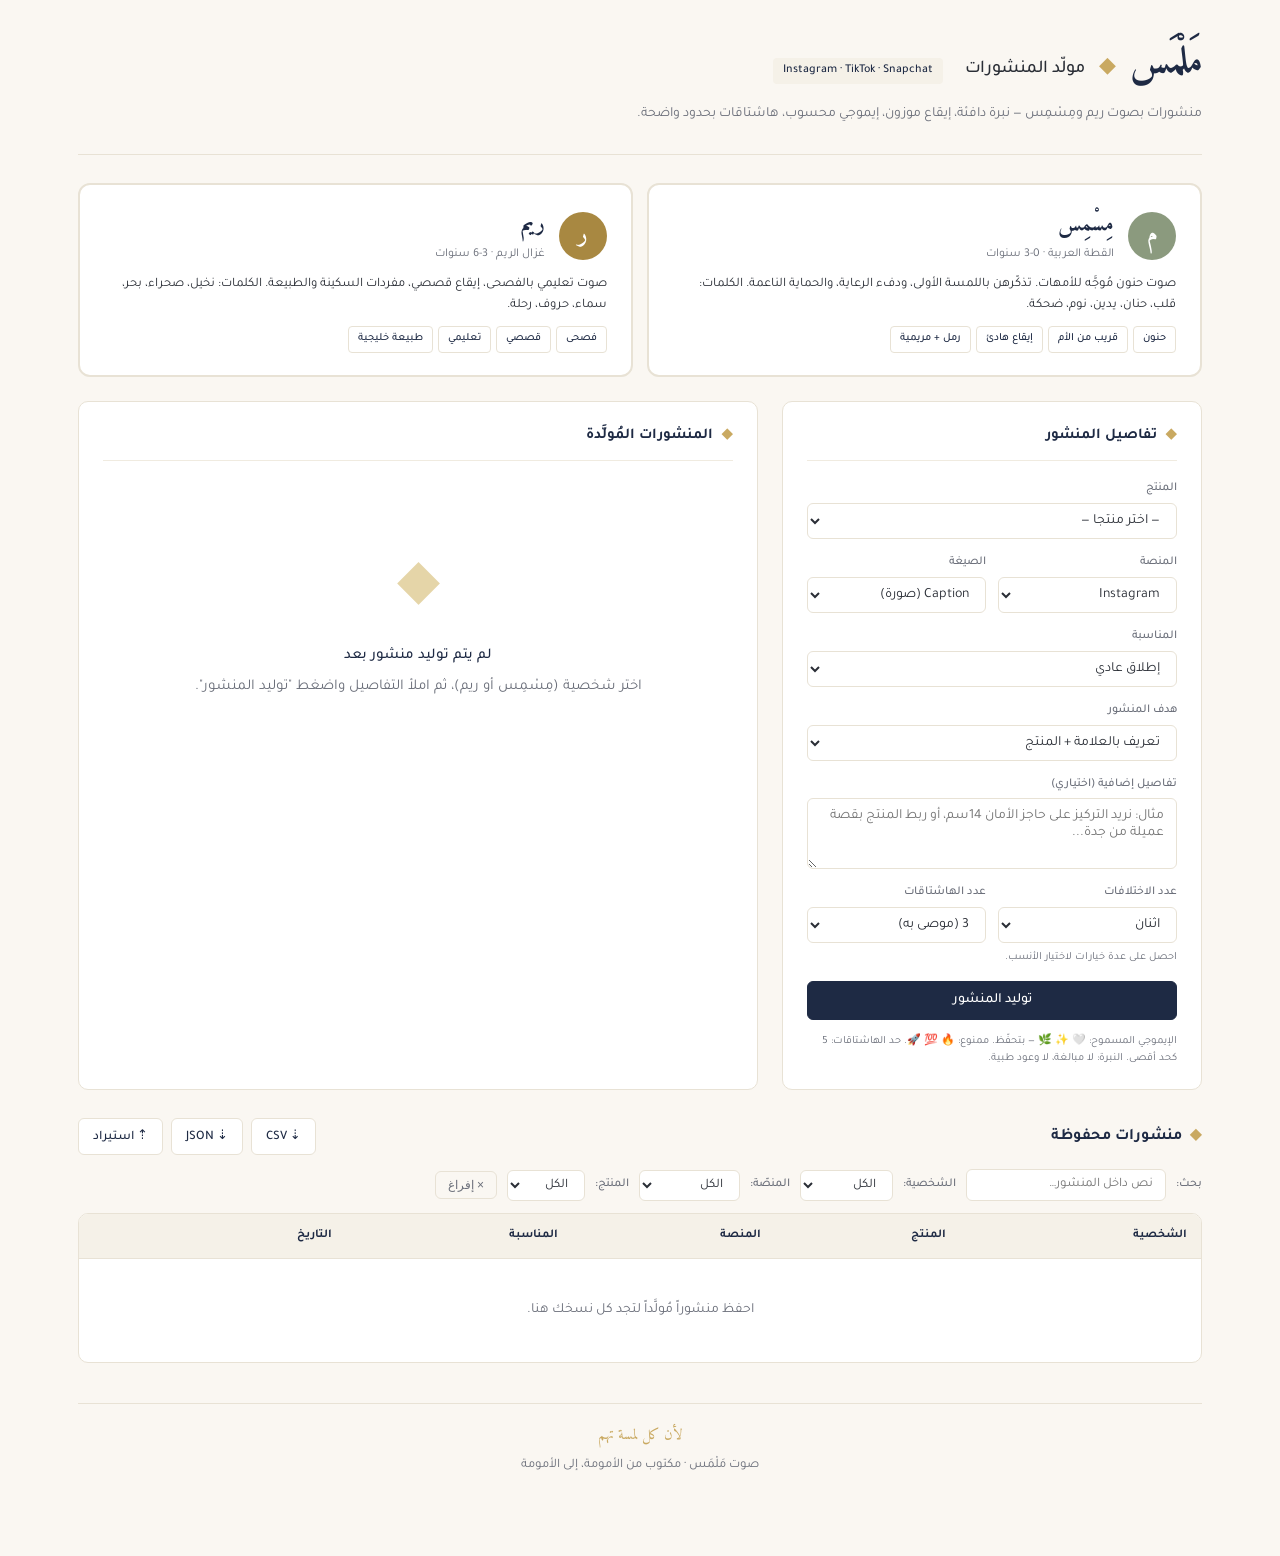
<file: miniApps/malmas_caption_generator.html>
<!DOCTYPE html>
<html dir="rtl" lang="ar">
<head>
<meta charset="UTF-8">
<meta name="viewport" content="width=device-width, initial-scale=1.0">
<title>مَلْمَس · مولّد المنشورات</title>
<link rel="preconnect" href="https://fonts.googleapis.com">
<link rel="preconnect" href="https://fonts.gstatic.com" crossorigin>
<link href="https://fonts.googleapis.com/css2?family=Tajawal:wght@400;500;700&family=Amiri:wght@400;700&family=Inter:wght@400;500;600&display=swap" rel="stylesheet">
<style>
  :root {
    --cream: #FAF7F2;
    --surface: #FFFFFF;
    --navy: #1E2A44;
    --navy-deep: #14203A;
    --gold: #C9A961;
    --gold-soft: #E5D5A8;
    --gold-deep: #A88841;
    --sage: #8B9A7E;
    --sage-soft: #DCE3D3;
    --sage-deep: #5F7050;
    --rose: #C97B7B;
    --rose-soft: #F0DADA;
    --rose-deep: #8E4A4A;
    --sand: #D9C5A0;
    --sand-soft: #F0E5CC;
    --sand-deep: #A88841;
    --amber: #D69A4C;
    --amber-soft: #F5E2C0;
    --muted: #6B6F7A;
    --ink: #2A2E36;
    --border: #E8E2D5;
    --border-soft: #F0EBE0;
    --shade: #F5F1E8;
  }
  * { box-sizing: border-box; margin: 0; padding: 0; }
  html, body { background: var(--cream); color: var(--ink); font-family: 'Tajawal', system-ui, sans-serif; font-size: 15px; line-height: 1.65; }
  .num { font-family: 'Inter', sans-serif; font-feature-settings: "tnum" 1; direction: ltr; unicode-bidi: isolate; }
  .wrap { max-width: 1180px; margin: 0 auto; padding: 32px 28px 80px; }

  header { display: flex; flex-direction: column; gap: 8px; padding-bottom: 28px; border-bottom: 1px solid var(--border); margin-bottom: 28px; }
  .brand { display: flex; align-items: baseline; gap: 14px; flex-wrap: wrap; }
  .wordmark { font-family: 'Amiri', serif; font-size: 38px; font-weight: 700; color: var(--navy); letter-spacing: -0.5px; }
  .divider { color: var(--gold); font-size: 22px; }
  .page-title { font-size: 18px; font-weight: 500; color: var(--ink); }
  .subtitle { color: var(--muted); font-size: 14px; }
  .tag { display: inline-block; background: var(--shade); color: var(--navy); font-size: 12px; font-weight: 500; padding: 3px 10px; border-radius: 4px; margin-inline-start: 8px; }

  /* Character selection */
  .character-grid { display: grid; grid-template-columns: 1fr 1fr; gap: 14px; margin-bottom: 24px; }
  .character-card { background: var(--surface); border: 2px solid var(--border); border-radius: 12px; padding: 22px 24px; cursor: pointer; transition: all 0.2s; }
  .character-card:hover { transform: translateY(-2px); border-color: var(--gold-soft); }
  .character-card.active { border-color: var(--gold); background: var(--shade); }
  .character-card.mismes.active { border-color: var(--sage); background: var(--sage-soft); }
  .character-card.reem.active { border-color: var(--sand-deep); background: var(--sand-soft); }
  .char-head { display: flex; align-items: center; gap: 14px; margin-bottom: 10px; }
  .char-avatar { width: 48px; height: 48px; border-radius: 50%; display: flex; align-items: center; justify-content: center; font-family: 'Amiri', serif; font-size: 24px; font-weight: 700; }
  .character-card.mismes .char-avatar { background: var(--sage); color: var(--surface); }
  .character-card.reem .char-avatar { background: var(--sand-deep); color: var(--surface); }
  .char-name { font-family: 'Amiri', serif; font-size: 22px; color: var(--navy); font-weight: 700; }
  .char-role { font-size: 12px; color: var(--muted); margin-top: 2px; }
  .char-desc { font-size: 13px; color: var(--ink); line-height: 1.6; }
  .char-traits { display: flex; flex-wrap: wrap; gap: 5px; margin-top: 10px; }
  .trait { font-size: 11px; padding: 3px 9px; border-radius: 4px; background: var(--surface); color: var(--navy); border: 1px solid var(--border); font-weight: 500; }

  /* Layout */
  .layout { display: grid; grid-template-columns: 420px 1fr; gap: 24px; }
  @media (max-width: 980px) { .layout { grid-template-columns: 1fr; } }

  .panel { background: var(--surface); border: 1px solid var(--border); border-radius: 10px; padding: 22px 24px; }
  .panel-title { font-size: 15px; font-weight: 700; color: var(--navy); margin-bottom: 18px; padding-bottom: 12px; border-bottom: 1px solid var(--border-soft); display: flex; align-items: center; gap: 8px; }
  .panel-title .icon { color: var(--gold); }

  .field { display: flex; flex-direction: column; gap: 4px; margin-bottom: 14px; }
  .field label { font-size: 12px; color: var(--muted); font-weight: 500; }
  .field .hint { font-size: 11px; color: var(--muted); margin-top: 2px; }
  .field input, .field select, .field textarea { font-family: inherit; font-size: 14px; padding: 9px 12px; border: 1px solid var(--border); border-radius: 6px; background: var(--surface); color: var(--ink); width: 100%; resize: vertical; }
  .field input:focus, .field select:focus, .field textarea:focus { outline: none; border-color: var(--gold); box-shadow: 0 0 0 3px rgba(201, 169, 97, 0.15); }
  .field-row { display: grid; grid-template-columns: 1fr 1fr; gap: 12px; }

  .btn { font-family: inherit; font-size: 14px; font-weight: 500; padding: 10px 18px; border-radius: 6px; cursor: pointer; transition: all 0.15s; border: 1px solid transparent; display: inline-flex; align-items: center; gap: 8px; }
  .btn-primary { background: var(--navy); color: var(--surface); border-color: var(--navy); width: 100%; justify-content: center; }
  .btn-primary:hover { background: var(--navy-deep); }
  .btn-primary:disabled { background: var(--muted); border-color: var(--muted); cursor: not-allowed; opacity: 0.6; }
  .btn-ghost { background: transparent; color: var(--navy); border-color: var(--border); }
  .btn-ghost:hover { background: var(--shade); border-color: var(--gold); }
  .btn-icon { background: transparent; border: none; color: var(--muted); cursor: pointer; padding: 4px 8px; border-radius: 4px; font-size: 13px; }
  .btn-icon:hover { background: var(--shade); color: var(--navy); }

  /* Output */
  .output-empty { text-align: center; padding: 60px 24px; color: var(--muted); }
  .output-empty .empty-icon { font-family: 'Amiri', serif; font-size: 56px; color: var(--gold-soft); margin-bottom: 12px; }

  .loading { text-align: center; padding: 60px 24px; color: var(--muted); }
  .loading .spinner { display: inline-block; width: 32px; height: 32px; border: 3px solid var(--border); border-top-color: var(--gold); border-radius: 50%; animation: spin 0.9s linear infinite; margin-bottom: 14px; }
  @keyframes spin { to { transform: rotate(360deg); } }

  /* Post cards */
  .post-card { background: var(--shade); border-radius: 10px; padding: 20px 22px; margin-bottom: 16px; border-inline-start: 4px solid var(--gold); }
  .post-card.mismes { border-inline-start-color: var(--sage); }
  .post-card.reem { border-inline-start-color: var(--sand-deep); }
  .post-card-head { display: flex; align-items: center; gap: 10px; margin-bottom: 12px; flex-wrap: wrap; }
  .post-platform { font-size: 11px; padding: 3px 10px; border-radius: 4px; background: var(--surface); color: var(--navy); font-weight: 500; border: 1px solid var(--border); }
  .post-variant { font-size: 12px; color: var(--muted); font-weight: 500; margin-inline-start: auto; }
  .post-caption { font-size: 15px; color: var(--ink); line-height: 1.8; white-space: pre-wrap; word-wrap: break-word; }
  .post-hashtags { margin-top: 12px; padding-top: 12px; border-top: 1px dashed var(--border); }
  .hashtag { display: inline-block; font-size: 13px; color: var(--gold-deep); margin-inline-end: 8px; font-family: 'Inter', sans-serif; direction: ltr; }
  .post-meta-row { display: flex; align-items: center; gap: 14px; margin-top: 12px; padding-top: 12px; border-top: 1px dashed var(--border); font-size: 12px; color: var(--muted); flex-wrap: wrap; }
  .post-meta-row .copy-btn { margin-inline-start: auto; }
  .copy-btn { font-size: 11px; padding: 3px 10px; border: 1px solid var(--border); background: var(--surface); color: var(--muted); border-radius: 4px; cursor: pointer; font-family: inherit; transition: all 0.15s; }
  .copy-btn:hover { border-color: var(--gold); color: var(--navy); }
  .copy-btn.copied { background: var(--sage-soft); border-color: var(--sage); color: var(--sage-deep); }
  .char-count { font-family: 'Inter', sans-serif; }
  .char-count.over { color: var(--rose-deep); font-weight: 600; }

  .compliance-banner { display: flex; align-items: center; gap: 12px; padding: 12px 16px; background: var(--sage-soft); border-radius: 6px; margin-bottom: 18px; font-size: 13px; color: var(--sage-deep); border-inline-start: 3px solid var(--sage); }
  .compliance-banner.warn { background: var(--rose-soft); color: var(--rose-deep); border-inline-start-color: var(--rose); }

  /* Library */
  .library { margin-top: 28px; }
  .library-header { display: flex; align-items: center; justify-content: space-between; margin-bottom: 14px; }
  .library-title { font-size: 16px; font-weight: 700; color: var(--navy); display: flex; align-items: center; gap: 8px; }
  .library-title .icon { color: var(--gold); }
  .library-table { background: var(--surface); border: 1px solid var(--border); border-radius: 10px; overflow: hidden; }
  table { width: 100%; border-collapse: collapse; }
  thead { background: var(--shade); }
  th { text-align: start; padding: 12px 14px; font-size: 12px; font-weight: 700; color: var(--navy); border-bottom: 1px solid var(--border); }
  td { padding: 12px 14px; border-bottom: 1px solid var(--border-soft); font-size: 13px; vertical-align: middle; }
  tbody tr:last-child td { border-bottom: none; }
  tbody tr:hover { background: var(--shade); }
  .empty-lib { text-align: center; padding: 40px 16px; color: var(--muted); font-size: 14px; }

  footer { margin-top: 40px; padding-top: 20px; border-top: 1px solid var(--border); text-align: center; color: var(--muted); font-size: 13px; }
  footer .quote { font-family: 'Amiri', serif; font-size: 15px; color: var(--gold); }

  @media (max-width: 880px) {
    .wrap { padding: 20px 16px 60px; }
    .wordmark { font-size: 30px; }
    .character-grid { grid-template-columns: 1fr; }
    .field-row { grid-template-columns: 1fr; }
    .lib-filters { flex-direction: column; align-items: stretch !important; }
    .lib-filters select, .lib-filters input { width: 100%; }
  }

  /* === Added: toast, modal, library filters, action buttons === */
  .toast-wrap { position: fixed; top: 24px; inset-inline-end: 24px; z-index: 200; display: flex; flex-direction: column; gap: 8px; pointer-events: none; }
  .toast {
    background: var(--navy); color: var(--surface);
    padding: 12px 18px; border-radius: 8px;
    box-shadow: 0 4px 16px rgba(20, 32, 58, 0.25);
    font-size: 14px; font-weight: 500;
    pointer-events: auto;
    border-inline-start: 3px solid var(--gold);
    max-width: 360px;
  }
  .toast.success { border-inline-start-color: var(--sage); }
  .toast.error { background: var(--rose-deep); border-inline-start-color: var(--rose-soft); }

  .modal-overlay { position: fixed; inset: 0; background: rgba(20, 32, 58, 0.55); display: none; align-items: center; justify-content: center; z-index: 100; padding: 20px; }
  .modal-overlay.show { display: flex; }
  .modal { background: var(--surface); border-radius: 12px; padding: 28px; max-width: 460px; width: 100%; }
  .modal h3 { font-family: 'Amiri', serif; font-size: 22px; color: var(--navy); margin-bottom: 8px; }
  .modal p { color: var(--muted); font-size: 14px; margin-bottom: 16px; }
  .modal-actions { display: flex; gap: 10px; justify-content: flex-end; margin-top: 18px; }

  .lib-filters {
    display: flex; align-items: center; gap: 10px;
    margin-bottom: 12px; flex-wrap: wrap;
  }
  .lib-filters select, .lib-filters input {
    font-family: inherit; font-size: 13px; padding: 7px 12px;
    border: 1px solid var(--border); border-radius: 6px;
    background: var(--surface); color: var(--ink);
  }
  .lib-filters .filter-label {
    font-size: 12px; color: var(--muted); font-weight: 500;
  }
  .lib-filters .clear-filters {
    font-size: 12px; padding: 6px 12px; border: 1px solid var(--border);
    background: transparent; color: var(--muted); border-radius: 6px; cursor: pointer;
  }
  .lib-filters .clear-filters:hover { border-color: var(--gold); color: var(--navy); }

  .toolbar-btn {
    font-family: inherit; font-size: 13px; padding: 8px 14px;
    border-radius: 6px; cursor: pointer; transition: all 0.15s;
    border: 1px solid var(--border); background: var(--surface);
    color: var(--navy); font-weight: 500;
  }
  .toolbar-btn:hover { border-color: var(--gold); background: var(--shade); }
  .hidden-input { display: none; }

  /* Variant action bar */
  .variant-actions { display: flex; gap: 8px; margin-inline-start: auto; align-items: center; flex-wrap: wrap; }
  .variant-actions .mini-btn {
    font-family: inherit; font-size: 11px; padding: 4px 10px;
    border: 1px solid var(--border); background: var(--surface);
    color: var(--muted); border-radius: 4px; cursor: pointer;
    transition: all 0.15s;
  }
  .variant-actions .mini-btn:hover { border-color: var(--gold); color: var(--navy); }
  .variant-actions .mini-btn.regenerating { opacity: 0.6; pointer-events: none; }

  /* "Loaded from library" indicator */
  .loaded-banner {
    background: var(--sage-soft); color: var(--sage-deep);
    padding: 10px 14px; border-radius: 6px;
    border-inline-start: 3px solid var(--sage);
    font-size: 13px; margin-bottom: 14px;
    display: none; align-items: center; justify-content: space-between;
  }
  .loaded-banner.show { display: flex; }
  .loaded-banner .dismiss { background: transparent; border: 0; color: var(--sage-deep); cursor: pointer; font-size: 14px; padding: 0 6px; }
</style>
</head>
<body>
<div class="wrap">

  <header>
    <div class="brand">
      <span class="wordmark">مَلْمَس</span>
      <span class="divider">◆</span>
      <span class="page-title">مولّد المنشورات</span>
      <span class="tag">Instagram · TikTok · Snapchat</span>
    </div>
    <p class="subtitle">منشورات بصوت ريم ومِسْمِس — نبرة دافئة، إيقاع موزون، إيموجي محسوب، هاشتاقات بحدود واضحة.</p>
  </header>

  <div class="character-grid">
    <div class="character-card mismes" data-character="mismes">
      <div class="char-head">
        <div class="char-avatar">م</div>
        <div>
          <div class="char-name">مِسْمِس</div>
          <div class="char-role">القطة العربية · 0-3 سنوات</div>
        </div>
      </div>
      <div class="char-desc">صوت حنون مُوجَّه للأمهات. تذكّرهن باللمسة الأولى، ودفء الرعاية، والحماية الناعمة. الكلمات: قلب، حنان، يدين، نوم، ضحكة.</div>
      <div class="char-traits">
        <span class="trait">حنون</span>
        <span class="trait">قريب من الأم</span>
        <span class="trait">إيقاع هادئ</span>
        <span class="trait">رمل + مريمية</span>
      </div>
    </div>

    <div class="character-card reem" data-character="reem">
      <div class="char-head">
        <div class="char-avatar">ر</div>
        <div>
          <div class="char-name">ريم</div>
          <div class="char-role">غزال الريم · 3-6 سنوات</div>
        </div>
      </div>
      <div class="char-desc">صوت تعليمي بالفصحى، إيقاع قصصي، مفردات السكينة والطبيعة. الكلمات: نخيل، صحراء، بحر، سماء، حروف، رحلة.</div>
      <div class="char-traits">
        <span class="trait">فصحى</span>
        <span class="trait">قصصي</span>
        <span class="trait">تعليمي</span>
        <span class="trait">طبيعة خليجية</span>
      </div>
    </div>
  </div>

  <div class="layout">

    <section class="panel">
      <div class="panel-title"><span class="icon">◆</span> تفاصيل المنشور</div>

      <div class="field">
        <label for="i-product">المنتج</label>
        <select id="i-product">
          <option value="">— اختر منتجاً —</option>
          <option value="sku1">SKU 1 — منظم العربة</option>
          <option value="sku2">SKU 2 — وسادة الرضاعة</option>
          <option value="sku3">SKU 3 — سجادة الحروف</option>
          <option value="sku4">SKU 4 — هدية العقيقة</option>
          <option value="sku5">SKU 5 — حقيبة الحفاضات</option>
          <option value="sku6">SKU 6 — مصباح + صوت</option>
          <option value="sku7">SKU 7 — طقم سيليكون</option>
          <option value="sku8">SKU 8 — الدُمى</option>
        </select>
      </div>

      <div class="field-row">
        <div class="field">
          <label for="i-platform">المنصة</label>
          <select id="i-platform">
            <option value="instagram">Instagram</option>
            <option value="tiktok">TikTok</option>
            <option value="snapchat">Snapchat</option>
            <option value="multi">متعدد المنصات</option>
          </select>
        </div>
        <div class="field">
          <label for="i-format">الصيغة</label>
          <select id="i-format">
            <option value="caption">Caption (صورة)</option>
            <option value="reel">Reel / فيديو قصير</option>
            <option value="story">Story (نص قصير)</option>
            <option value="carousel">Carousel (متعدد الصور)</option>
          </select>
        </div>
      </div>

      <div class="field">
        <label for="i-occasion">المناسبة</label>
        <select id="i-occasion">
          <option value="general">إطلاق عادي</option>
          <option value="ramadan">رمضان</option>
          <option value="eid">عيد الفطر / الأضحى</option>
          <option value="aqeeqa">العقيقة</option>
          <option value="baby-shower">Baby Shower</option>
          <option value="back-to-school">العودة للمدارس</option>
          <option value="white-friday">الجمعة البيضاء</option>
          <option value="ksa-day">اليوم الوطني السعودي</option>
          <option value="founding-day">يوم التأسيس</option>
          <option value="new-mom">رسالة لأم جديدة</option>
          <option value="education">منشور تعليمي عن المنتج</option>
        </select>
      </div>

      <div class="field">
        <label for="i-goal">هدف المنشور</label>
        <select id="i-goal">
          <option value="awareness">تعريف بالعلامة + المنتج</option>
          <option value="emotion">بناء ارتباط عاطفي</option>
          <option value="conversion">تحويل للشراء</option>
          <option value="ugc-trigger">تشجيع الأمهات على المشاركة</option>
          <option value="testimonial">تأطير شهادة عميلة</option>
        </select>
      </div>

      <div class="field">
        <label for="i-context">تفاصيل إضافية (اختياري)</label>
        <textarea id="i-context" rows="3" placeholder="مثال: نريد التركيز على حاجز الأمان 14سم، أو ربط المنتج بقصة عميلة من جدة..."></textarea>
      </div>

      <div class="field-row">
        <div class="field">
          <label for="i-variants">عدد الاختلافات</label>
          <select id="i-variants">
            <option value="1">واحد</option>
            <option value="2" selected>اثنان</option>
            <option value="3">ثلاثة</option>
          </select>
          <span class="hint">احصل على عدة خيارات لاختيار الأنسب.</span>
        </div>
        <div class="field">
          <label for="i-hashtags">عدد الهاشتاقات</label>
          <select id="i-hashtags">
            <option value="3">3 (موصى به)</option>
            <option value="4">4</option>
            <option value="5">5 (حد أقصى)</option>
          </select>
        </div>
      </div>

      <button class="btn btn-primary" id="generate-btn">
        <span id="btn-label">توليد المنشور</span>
      </button>

      <div style="margin-top:14px; font-size:11px; color: var(--muted); line-height:1.5;">
        الإيموجي المسموح: 🤍 ✨ 🌿 — بتحفّظ. ممنوع: 🔥 💯 🚀. حد الهاشتاقات: 5 كحد أقصى. النبرة: لا مبالغة، لا وعود طبية.
      </div>
    </section>

    <section class="panel" style="min-height:500px;">
      <div class="panel-title"><span class="icon">◆</span> المنشورات المُولَّدة</div>
      <div id="output"></div>
    </section>

  </div>

  <div class="library">
    <div class="library-header">
      <div class="library-title"><span class="icon">◆</span> منشورات محفوظة</div>
      <div style="display:flex; gap:8px; flex-wrap:wrap;">
        <button class="toolbar-btn" id="export-btn">⇣ CSV</button>
        <button class="toolbar-btn" id="export-json-btn">⇣ JSON</button>
        <button class="toolbar-btn" id="import-json-btn">⇡ استيراد</button>
        <input type="file" id="import-file" class="hidden-input" accept="application/json,.json">
      </div>
    </div>

    <div class="lib-filters">
      <span class="filter-label">بحث:</span>
      <input id="filter-search" type="search" placeholder="نص داخل المنشور…" style="min-width: 200px;">
      <span class="filter-label">الشخصية:</span>
      <select id="filter-character">
        <option value="">الكل</option>
        <option value="mismes">مِسْمِس</option>
        <option value="reem">ريم</option>
      </select>
      <span class="filter-label">المنصّة:</span>
      <select id="filter-platform">
        <option value="">الكل</option>
        <option value="instagram">Instagram</option>
        <option value="tiktok">TikTok</option>
        <option value="snapchat">Snapchat</option>
        <option value="multi">متعدد</option>
      </select>
      <span class="filter-label">المنتج:</span>
      <select id="filter-product">
        <option value="">الكل</option>
        <option value="sku1">SKU 1</option>
        <option value="sku2">SKU 2</option>
        <option value="sku3">SKU 3</option>
        <option value="sku4">SKU 4</option>
        <option value="sku5">SKU 5</option>
        <option value="sku6">SKU 6</option>
        <option value="sku7">SKU 7</option>
        <option value="sku8">SKU 8</option>
      </select>
      <button class="clear-filters" id="clear-filters">× إفراغ</button>
    </div>

    <div class="library-table">
      <table>
        <thead>
          <tr>
            <th>الشخصية</th>
            <th>المنتج</th>
            <th>المنصة</th>
            <th>المناسبة</th>
            <th>التاريخ</th>
            <th></th>
          </tr>
        </thead>
        <tbody id="library-rows"></tbody>
      </table>
      <div class="empty-lib" id="empty-lib">احفظ منشوراً مُولَّداً لتجد كل نسخك هنا.</div>
    </div>
  </div>

  <footer>
    <div class="quote">لأن كل لمسة تهم</div>
    <div style="margin-top:6px;">صوت مَلْمَس · مكتوب من الأمومة، إلى الأمومة</div>
  </footer>

</div>

<!-- Toast -->
<div class="toast-wrap" id="toast-wrap"></div>

<!-- Confirm modal -->
<div class="modal-overlay" id="confirm-modal">
  <div class="modal">
    <h3 id="confirm-title">—</h3>
    <p id="confirm-message">—</p>
    <div class="modal-actions">
      <button class="btn btn-ghost" id="confirm-cancel">إلغاء</button>
      <button class="btn btn-primary" id="confirm-ok" style="width: auto;">تأكيد</button>
    </div>
  </div>
</div>

<script>
'use strict';

// ============ Storage adapter (localStorage-backed) ============
// يحاكي واجهة window.storage السابقة بحيث يبقى بقيّة الكود دون تغيير.
window.storage = (function () {
  return {
    async get(key) {
      try { const v = localStorage.getItem(key); return v == null ? null : { value: v }; }
      catch { return null; }
    },
    async set(key, value) {
      try { localStorage.setItem(key, value); } catch (e) { console.error('storage.set failed', e); }
    },
    async delete(key) {
      try { localStorage.removeItem(key); } catch { }
    },
    async list(prefix) {
      const keys = [];
      try {
        for (let i = 0; i < localStorage.length; i++) {
          const k = localStorage.key(i);
          if (k && k.startsWith(prefix)) keys.push(k);
        }
      } catch { }
      return { keys };
    }
  };
})();

// ============ SKU labels ============
const SKU_NAMES = {
  sku1: 'منظم العربة', sku2: 'وسادة الرضاعة', sku3: 'سجادة الحروف',
  sku4: 'هدية العقيقة', sku5: 'حقيبة الحفاضات', sku6: 'مصباح + صوت',
  sku7: 'طقم سيليكون', sku8: 'الدُمى الناعمة'
};

const PLATFORM_LABELS = {
  instagram: 'Instagram', tiktok: 'TikTok', snapchat: 'Snapchat', multi: 'متعدد'
};

const OCCASION_LABELS = {
  general: 'إطلاق', ramadan: 'رمضان', eid: 'العيد', aqeeqa: 'العقيقة',
  'baby-shower': 'Baby Shower', 'back-to-school': 'العودة للمدارس',
  'white-friday': 'الجمعة البيضاء', 'ksa-day': 'اليوم الوطني',
  'founding-day': 'يوم التأسيس', 'new-mom': 'لأم جديدة', education: 'تعليمي'
};

// Allowed and forbidden emojis (brand rules)
const ALLOWED_EMOJIS = ['🤍', '✨', '🌿', '🌙', '🕊️', '◆'];
const FORBIDDEN_EMOJIS = ['🔥', '💯', '🚀', '💪', '😍', '😱', '🎉', '🎊', '⚡', '💥', '👑', '💸', '💰', '🤑', '👏', '🙌'];

// Character platform limits
const PLATFORM_LIMITS = {
  instagram: 2200, tiktok: 2200, snapchat: 250, multi: 2200
};

// ============ State ============
let selectedCharacter = null;
let library = [];
let lastGenerated = null;
let libFilters = { search: '', character: '', platform: '', product: '' };

// ============ Toast (non-blocking feedback) ============
function toast(message, type = 'info', durationMs = 2600) {
  const wrap = document.getElementById('toast-wrap');
  if (!wrap) return;
  const el = document.createElement('div');
  el.className = 'toast' + (type === 'success' ? ' success' : type === 'error' ? ' error' : '');
  el.textContent = message;
  wrap.appendChild(el);
  setTimeout(() => {
    el.style.transition = 'opacity 0.25s';
    el.style.opacity = '0';
    setTimeout(() => el.remove(), 280);
  }, durationMs);
}

// ============ Confirm modal ============
function confirmModal(title, message, okText = 'تأكيد') {
  return new Promise(resolve => {
    const modal = document.getElementById('confirm-modal');
    document.getElementById('confirm-title').textContent = title;
    document.getElementById('confirm-message').textContent = message;
    const okBtn = document.getElementById('confirm-ok');
    const cancelBtn = document.getElementById('confirm-cancel');
    okBtn.textContent = okText;
    modal.classList.add('show');
    setTimeout(() => okBtn.focus(), 30);
    const onOk = () => { cleanup(); resolve(true); };
    const onCancel = () => { cleanup(); resolve(false); };
    const onKey = (e) => {
      if (e.key === 'Escape') onCancel();
      else if (e.key === 'Enter') onOk();
    };
    function cleanup() {
      modal.classList.remove('show');
      okBtn.removeEventListener('click', onOk);
      cancelBtn.removeEventListener('click', onCancel);
      document.removeEventListener('keydown', onKey);
    }
    okBtn.addEventListener('click', onOk);
    cancelBtn.addEventListener('click', onCancel);
    document.addEventListener('keydown', onKey);
  });
}

// ============ Storage ============
async function loadLibrary() {
  try {
    const list = await window.storage.list('post:lib:');
    if (list && list.keys) {
      const items = await Promise.all(
        list.keys.map(async k => {
          try { const r = await window.storage.get(k); return r ? JSON.parse(r.value) : null; } catch { return null; }
        })
      );
      library = items.filter(Boolean).sort((a, b) => (b.savedAt || 0) - (a.savedAt || 0));
    }
  } catch { library = []; }
  renderLibrary();
}

async function persistPost(p) {
  try { await window.storage.set('post:lib:' + p.id, JSON.stringify(p)); } catch { }
}

async function removePost(id) {
  try { await window.storage.delete('post:lib:' + id); } catch { }
}

// ============ Character selection ============
document.querySelectorAll('.character-card').forEach(card => {
  card.addEventListener('click', () => {
    document.querySelectorAll('.character-card').forEach(c => c.classList.remove('active'));
    card.classList.add('active');
    selectedCharacter = card.dataset.character;
  });
});

// ============ Voice profile prompts ============
function getCharacterVoiceProfile(character) {
  if (character === 'mismes') {
    return `**شخصية مِسْمِس (Mismes) — القطة العربية الحنون:**
- **الفئة العمرية المستهدفة:** أمهات أطفال 0-3 سنوات
- **النبرة:** حنونة، دافئة، قريبة، أمومية بالكامل. تخاطب الأم كأنها صديقة تعرفها.
- **الإيقاع:** هادئ، مرنّم، جمل قصيرة متوسطة، استخدام نقاط ومسافات.
- **اللغة:** عربية بسيطة طبيعية (وليست فصحى رسمية) — قريبة من نبرة الأمهات السعوديات الحقيقية. لا تكتب لهجة عامية صريحة.
- **المفردات المميّزة:** قلب، حنان، يدين صغيرة، نوم، ضحكة، دفء، رضعة، لمسة، ساعة هادئة، يومك، تعب الأمومة.
- **استعارات بصرية:** الفراء الناعم، الحضن، النور الخافت، الهمسات.
- **الزوايا المفضّلة:** التعب الذي لا يُقال، اللحظات الصغيرة بين الأم والرضيع، الشعور بأنك لست وحدك.`;
  } else {
    return `**شخصية ريم (Reem) — غزال الريم العربي التعليمي:**
- **الفئة العمرية المستهدفة:** أمهات أطفال 3-6 سنوات
- **النبرة:** فصحى واضحة، قصصية، تعليمية بسلاسة، فيها سكينة طبيعية.
- **الإيقاع:** قصصي، يبدأ غالباً بمشهد طبيعي، ثم يربط بالمنتج، ثم يدعو الأم لاكتشاف معه.
- **اللغة:** فصحى مبسّطة لا متكلّفة. تخاطب الأم كشريكة في الرحلة التعليمية.
- **المفردات المميّزة:** نخيل، صحراء، بحر، سماء، حروف، رحلة، خطوة، اكتشاف، حكاية، نسمة، رمل، ضوء، هدوء.
- **استعارات بصرية:** المشي بين النخيل، ضوء الفجر الذهبي، أوّل حرف يكتبه طفل، الصحراء الساكنة.
- **الزوايا المفضّلة:** فرحة أوّل كلمة، تعليم الحروف بمتعة، السكينة في يومك مع أطفالك، الإرث الثقافي.`;
  }
}

// ============ Generate ============
function readInputs() {
  return {
    product:       document.getElementById('i-product').value,
    platform:      document.getElementById('i-platform').value,
    format:        document.getElementById('i-format').value,
    occasion:      document.getElementById('i-occasion').value,
    goal:          document.getElementById('i-goal').value,
    context:       document.getElementById('i-context').value.trim(),
    variants:      Number(document.getElementById('i-variants').value),
    hashtagsCount: Number(document.getElementById('i-hashtags').value)
  };
}

const PLATFORM_GUIDANCE = {
  instagram: 'منشور Instagram — يمكن أن يكون متوسطاً (80-200 كلمة). يبدأ بسطر hook قوي. فقرات قصيرة مفصولة بسطور فارغة.',
  tiktok: 'caption لـ TikTok — قصير وحاد (40-100 كلمة). يبدأ بسؤال أو لقطة. يحفّز التفاعل (تعليق، حفظ).',
  snapchat: 'نص Snapchat — قصير جداً (15-40 كلمة). جملة أو جملتين قويتين فقط.',
  multi: 'منشور قابل للنشر على Instagram و TikTok معاً — متوسط الطول (60-140 كلمة).'
};

const FORMAT_GUIDANCE = {
  caption: 'صورة ثابتة — الكابتشن يصف اللقطة ويربطها بشعور أو لحظة.',
  reel: 'فيديو قصير — الكابتشن يكمّل الفيديو ولا يكرّره، يضيف عمقاً عاطفياً.',
  story: 'Story مؤقت — مباشر، شخصي جداً، كأنه رسالة من صديقة.',
  carousel: 'سلسلة صور — الكابتشن يفتح قصة تتطوّر مع تقليب الصور.'
};

const GOAL_GUIDANCE = {
  awareness: 'الهدف: تعريف الأمهات بالعلامة والمنتج. لا تركّز على البيع، ركّز على القيمة والشعور.',
  emotion: 'الهدف: بناء ارتباط عاطفي. ركّز على لحظة حياتية تتشارك فيها كل أم.',
  conversion: 'الهدف: تحويل للشراء. يجب أن يحتوي دعوة واضحة للزيارة/الشراء، لكن بنبرة دافئة وليست متطفّلة.',
  'ugc-trigger': 'الهدف: تحفيز الأمهات على مشاركة تجربتهن. اطرح سؤالاً يدعوهن للرد في التعليقات.',
  testimonial: 'الهدف: عرض تجربة عميلة. اكتب كأنّ هذه شهادة حقيقية من أم سعودية.'
};

function buildPrompt(inputs, character, variantCount) {
  const voiceProfile = getCharacterVoiceProfile(character);
  const productName = SKU_NAMES[inputs.product];
  const occasionGuidance = inputs.occasion === 'general' ? '' :
    'المناسبة: ' + OCCASION_LABELS[inputs.occasion] + ' — اربط المنشور بهذه المناسبة بشكل طبيعي لا متكلّف.';

  return `أنت كاتب محتوى لعلامة مَلْمَس (Malmas) السعودية لمنتجات الأطفال. شعار العلامة: "لأن كل لمسة تهم". الهوية: رمل دافئ، مريمية، وردي خفيف، ذهبي.

${voiceProfile}

**المهمة:** اكتب ${variantCount} ${variantCount === 1 ? 'منشور' : 'منشورات'} مختلف${variantCount === 1 ? '' : 'ة'} بصوت الشخصية المختارة لمنتج "${productName}".

**تفاصيل:**
- المنصة: ${PLATFORM_LABELS[inputs.platform]}
- ${PLATFORM_GUIDANCE[inputs.platform]}
- الصيغة: ${FORMAT_GUIDANCE[inputs.format]}
- ${GOAL_GUIDANCE[inputs.goal]}
${occasionGuidance ? '- ' + occasionGuidance : ''}
${inputs.context ? '- تفاصيل إضافية من المسوّق: ' + inputs.context : ''}

**قواعد إلزامية لكل منشور:**
1. اللغة عربية أولاً وفصحى مبسّطة (لا لهجة عامية صريحة).
2. الإيموجي المسموح فقط: 🤍 ✨ 🌿 🌙 🕊️ — استخدمها بتحفّظ شديد (1-3 كحد أقصى لكل منشور). ممنوع باتاً: 🔥 💯 🚀 💪 😍 🎉 ⚡ 💥 👑 💰.
3. عدد الهاشتاقات: بالضبط ${inputs.hashtagsCount} هاشتاق — لا أكثر، لا أقل. الهاشتاقات بالعربية أساساً (مع 1 إنجليزي اختياري). أمثلة: #ملمس #حنين_الأمومة #أمومة_خليجية #لمسة_دافئة.
4. لا مبالغة تسويقية ولا وعود طبية ("علاج"، "ثوري"، "الأفضل"، "معجزة" ممنوعة).
5. لا تذكر أي علامة تجارية أخرى أو منتج منافس.
6. النبرة المُلتزَمة بالشخصية المختارة (مِسْمِس أو ريم) ثابتة في كل المنشورات.

**أخرج النتيجة بصيغة JSON صرف فقط — لا أي نص خارج JSON، ولا backticks ولا markdown:**

{
  "variants": [
    {
      "angle": "وصف موجز للزاوية أو الفكرة (5-10 كلمات)",
      "caption": "نص المنشور كاملاً، مع تنسيق الفقرات بسطور فارغة. لا تضع الهاشتاقات هنا.",
      "hashtags": ["#هاشتاق_1", "#هاشتاق_2", "#هاشتاق_3"]
    }
  ]
}

عدد العناصر في "variants" يجب أن يساوي ${variantCount} بالضبط.`;
}

// نداء الـ proxy وتحليل الـ JSON الرّاجع. يرمي Error برسالة عربية واضحة عند الفشل.
async function callClaude(prompt, maxTokens = 2400) {
  const response = await fetch('/api/generate', {
    method: 'POST',
    headers: { 'Content-Type': 'application/json' },
    credentials: 'same-origin',
    body: JSON.stringify({ prompt, max_tokens: maxTokens })
  });
  const data = await response.json().catch(() => ({}));
  if (!response.ok) {
    const msg = data.error || ('HTTP ' + response.status);
    const detail = data.detail ? ' — ' + data.detail : '';
    throw new Error(msg + detail);
  }
  const text = data.text || '';
  const cleaned = text.replace(/```json\s*/gi, '').replace(/```\s*$/gi, '').trim();
  try {
    return JSON.parse(cleaned);
  } catch {
    const match = cleaned.match(/\{[\s\S]*\}/);
    if (!match) throw new Error('لم يتم إرجاع JSON صالح من النموذج.');
    return JSON.parse(match[0]);
  }
}

async function generatePost() {
  if (!selectedCharacter) {
    toast('الرجاء اختيار شخصية (مِسْمِس أو ريم) أولاً.', 'error');
    return;
  }
  const inputs = readInputs();
  if (!inputs.product) { toast('الرجاء اختيار المنتج.', 'error'); return; }

  setLoading(true);
  try {
    const parsed = await callClaude(buildPrompt(inputs, selectedCharacter, inputs.variants));
    lastGenerated = {
      id: 'pst_' + Date.now() + '_' + Math.random().toString(36).slice(2, 7),
      character: selectedCharacter,
      inputs,
      output: parsed,
      savedAt: Date.now()
    };
    renderOutput(parsed, { platform: inputs.platform, hashtagsCount: inputs.hashtagsCount });
    // ملاحظة: لا نُظهر "تم التحميل" — هذا منشور جديد لا مُحمَّل من المكتبة.
    hideLoadedBanner();
  } catch (err) {
    document.getElementById('output').innerHTML =
      `<div class="compliance-banner warn"><strong>خطأ في التوليد:</strong> ${escapeHtml(err.message)}</div>
       <div style="text-align:center; color: var(--muted); padding: 20px; font-size: 13px;">
         تأكّد من اتصالك بالإنترنت أو من ضبط ANTHROPIC_API_KEY على الخادم، وحاول مرة أخرى.
       </div>`;
    toast('فشل التوليد.', 'error');
  } finally {
    setLoading(false);
  }
}

// إعادة توليد بديل واحد فقط (مع الاحتفاظ بالبقية). يستبدل العنصر [idx] في output.variants.
window.regenerateVariant = async function(idx) {
  if (!lastGenerated || !lastGenerated.output || !Array.isArray(lastGenerated.output.variants)) return;
  if (idx < 0 || idx >= lastGenerated.output.variants.length) return;
  const btn = document.querySelector('.mini-btn[data-regen-idx="' + idx + '"]');
  if (btn) { btn.classList.add('regenerating'); btn.textContent = 'جارٍ...'; }
  try {
    const inputs = lastGenerated.inputs;
    const character = lastGenerated.character;
    // اطلب بديلاً واحداً فقط
    const parsed = await callClaude(buildPrompt(inputs, character, 1), 1200);
    const newVariant = (parsed.variants && parsed.variants[0]);
    if (!newVariant) throw new Error('لم يصل بديل جديد.');
    lastGenerated.output.variants[idx] = newVariant;
    renderOutput(lastGenerated.output, { platform: inputs.platform, hashtagsCount: inputs.hashtagsCount });
    toast('تم توليد بديل جديد.', 'success');
  } catch (err) {
    if (btn) { btn.classList.remove('regenerating'); btn.textContent = '⟳ توليد بديل'; }
    toast('فشل توليد البديل: ' + err.message, 'error');
  }
};

function hideLoadedBanner() {
  const el = document.getElementById('output');
  if (!el) return;
  // يُمسح تلقائياً عند إعادة الـ render — لا حاجة لشيء إضافي.
}

function setLoading(loading) {
  document.getElementById('generate-btn').disabled = loading;
  document.getElementById('btn-label').textContent = loading ? 'جارٍ التوليد...' : 'توليد المنشور';
  if (loading) {
    document.getElementById('output').innerHTML =
      `<div class="loading"><div class="spinner"></div><div>جارٍ كتابة المنشور بصوت ${selectedCharacter === 'mismes' ? 'مِسْمِس' : 'ريم'}...</div></div>`;
  }
}

// ============ Compliance checks ============
function checkEmojis(text) {
  const found = { forbidden: [], allowed: [] };
  for (const e of FORBIDDEN_EMOJIS) {
    if (text.includes(e)) found.forbidden.push(e);
  }
  for (const e of ALLOWED_EMOJIS) {
    if (text.includes(e)) found.allowed.push(e);
  }
  return found;
}

// ============ Render ============
function renderOutput(o, ctx) {
  const variants = o.variants || [];
  if (variants.length === 0) {
    document.getElementById('output').innerHTML = '<div class="compliance-banner warn">لم يتم توليد أي منشور.</div>';
    return;
  }

  // Combined compliance check across all variants
  const allText = variants.map(v => v.caption + ' ' + (v.hashtags || []).join(' ')).join('\n');
  const emojis = checkEmojis(allText);
  const totalHashtags = variants.every(v => (v.hashtags || []).length === ctx.hashtagsCount);

  let banner = '';
  if (emojis.forbidden.length > 0) {
    banner = `<div class="compliance-banner warn"><strong>⚠ إيموجي ممنوع:</strong> ${emojis.forbidden.join(' ')} — راجع المحتوى يدوياً.</div>`;
  } else if (!totalHashtags) {
    banner = `<div class="compliance-banner warn"><strong>⚠</strong> عدد الهاشتاقات لا يطابق الطلب في بعض المنشورات.</div>`;
  } else {
    banner = `<div class="compliance-banner">✓ المحتوى يلتزم بقواعد مَلْمَس — الإيموجي والهاشتاقات ضمن الحدود.</div>`;
  }

  const charClass = selectedCharacter;
  const platformLabel = PLATFORM_LABELS[ctx.platform];
  const limit = PLATFORM_LIMITS[ctx.platform] || 2200;

  // نخزّن النصوص في كائنات على window — لا نضع JSON داخل onclick (يكسر مع العربية).
  window.__postCopyFull = variants.map(v => (v.caption || '') + '\n\n' + (v.hashtags || []).join(' '));
  window.__postCopyHashtags = variants.map(v => (v.hashtags || []).join(' '));

  const variantsHtml = variants.map((v, i) => {
    const captionLen = (v.caption || '').length;
    const overLimit = captionLen > limit;
    return `<div class="post-card ${charClass}">
      <div class="post-card-head">
        <span class="post-platform">${escapeHtml(platformLabel)}</span>
        <span style="font-size:13px; color:var(--navy); font-weight:500;">${escapeHtml(v.angle || ('اقتراح ' + (i+1)))}</span>
        <span class="post-variant">اقتراح ${i+1} من ${variants.length}</span>
      </div>
      <div class="post-caption">${escapeHtml(v.caption || '—')}</div>
      <div class="post-hashtags">
        ${(v.hashtags || []).map(h => '<span class="hashtag">' + escapeHtml(h) + '</span>').join('')}
      </div>
      <div class="post-meta-row">
        <span class="char-count ${overLimit ? 'over' : ''}"><span class="num">${captionLen}</span> / ${limit} حرف</span>
        <span><span class="num">${(v.hashtags || []).length}</span> هاشتاق</span>
        <div class="variant-actions">
          <button class="mini-btn" data-regen-idx="${i}" onclick="regenerateVariant(${i})">⟳ توليد بديل</button>
          <button class="mini-btn" data-copy-hashtags="${i}">نسخ الهاشتاقات</button>
          <button class="copy-btn" data-copy-full="${i}">نسخ المنشور كاملاً</button>
        </div>
      </div>
    </div>`;
  }).join('');

  const saveBtn = `<button class="btn btn-ghost" id="save-lib-btn" style="margin-top:16px; width:100%; justify-content:center;">حفظ في المكتبة</button>`;

  const out = document.getElementById('output');
  out.innerHTML = banner + variantsHtml + saveBtn;

  // ربط أزرار النسخ بالنصوص دون حقن JSON في الـ HTML.
  out.querySelectorAll('[data-copy-full]').forEach(btn => {
    btn.addEventListener('click', () => {
      const idx = Number(btn.dataset.copyFull);
      copyPost(btn, window.__postCopyFull[idx] || '');
    });
  });
  out.querySelectorAll('[data-copy-hashtags]').forEach(btn => {
    btn.addEventListener('click', () => {
      const idx = Number(btn.dataset.copyHashtags);
      copyPost(btn, window.__postCopyHashtags[idx] || '');
    });
  });
  const saveEl = out.querySelector('#save-lib-btn');
  if (saveEl) saveEl.addEventListener('click', saveLastGenerated);
}

async function copyPost(btn, text) {
  try {
    await navigator.clipboard.writeText(text);
    const original = btn.textContent;
    btn.classList.add('copied');
    btn.textContent = '✓ تم النسخ';
    setTimeout(() => { btn.classList.remove('copied'); btn.textContent = original; }, 1500);
  } catch { toast('فشل النسخ — انسخ يدوياً.', 'error'); }
}

async function saveLastGenerated() {
  if (!lastGenerated) { toast('لا يوجد منشور لحفظه.', 'error'); return; }
  await persistPost(lastGenerated);
  // إذا كان موجوداً مسبقاً في المكتبة (مُحمَّل ثم أُعيد توليد بديل)، حدّث مكانه بدل المُضاعفة.
  const idx = library.findIndex(x => x.id === lastGenerated.id);
  if (idx >= 0) library[idx] = lastGenerated;
  else library.unshift(lastGenerated);
  renderLibrary();
  toast('تم الحفظ في المكتبة.', 'success');
}

window.loadLibraryEntry = function(id) {
  const l = library.find(x => x.id === id);
  if (!l) return;
  selectedCharacter = l.character;
  document.querySelectorAll('.character-card').forEach(c => c.classList.toggle('active', c.dataset.character === l.character));
  document.getElementById('i-product').value = l.inputs.product || '';
  document.getElementById('i-platform').value = l.inputs.platform || 'instagram';
  document.getElementById('i-format').value = l.inputs.format || 'caption';
  document.getElementById('i-occasion').value = l.inputs.occasion || 'general';
  document.getElementById('i-goal').value = l.inputs.goal || 'awareness';
  document.getElementById('i-context').value = l.inputs.context || '';
  document.getElementById('i-variants').value = l.inputs.variants || 2;
  document.getElementById('i-hashtags').value = l.inputs.hashtagsCount || 3;
  lastGenerated = l;
  renderOutput(l.output, { platform: l.inputs.platform, hashtagsCount: l.inputs.hashtagsCount });
  toast('تم تحميل المنشور المحفوظ.', 'success');
  window.scrollTo({ top: 0, behavior: 'smooth' });
};

window.deleteLibraryEntry = async function(id) {
  const l = library.find(x => x.id === id);
  if (!l) return;
  const ok = await confirmModal('حذف من المكتبة', 'حذف هذا المنشور نهائياً؟', 'حذف');
  if (!ok) return;
  await removePost(id);
  library = library.filter(x => x.id !== id);
  renderLibrary();
  toast('تم الحذف.', 'success');
};

// ============ Library filters ============
function applyLibFilters(list) {
  const q = (libFilters.search || '').toLowerCase();
  return list.filter(l => {
    if (libFilters.character && l.character !== libFilters.character) return false;
    if (libFilters.platform && (l.inputs.platform || '') !== libFilters.platform) return false;
    if (libFilters.product && (l.inputs.product || '') !== libFilters.product) return false;
    if (q) {
      const variants = (l.output && l.output.variants) || [];
      const hay = variants.map(v => (v.caption || '') + ' ' + (v.angle || '') + ' ' + (v.hashtags || []).join(' ')).join(' ').toLowerCase();
      if (!hay.includes(q)) return false;
    }
    return true;
  });
}

function renderLibrary() {
  const tbody = document.getElementById('library-rows');
  const empty = document.getElementById('empty-lib');
  const filtered = applyLibFilters(library);
  if (filtered.length === 0) {
    tbody.innerHTML = '';
    empty.style.display = 'block';
    const hasFilters = libFilters.search || libFilters.character || libFilters.platform || libFilters.product;
    empty.textContent = (library.length > 0 && hasFilters)
      ? 'لا نتائج للفلاتر الحالية — جرّب توسيع البحث.'
      : 'احفظ منشوراً مُولَّداً لتجد كل نسخك هنا.';
    return;
  }
  empty.style.display = 'none';
  tbody.innerHTML = filtered.map(l => {
    const date = new Date(l.savedAt).toISOString().slice(0, 10);
    const charLabel = l.character === 'mismes' ? 'مِسْمِس' : 'ريم';
    const charColor = l.character === 'mismes' ? 'var(--sage-deep)' : 'var(--sand-deep)';
    return `<tr>
      <td><span style="color:${charColor}; font-weight:600;">${charLabel}</span></td>
      <td>${escapeHtml(SKU_NAMES[l.inputs.product] || l.inputs.product || '—')}</td>
      <td style="font-size:12px;">${escapeHtml(PLATFORM_LABELS[l.inputs.platform] || '—')}</td>
      <td style="font-size:12px;">${escapeHtml(OCCASION_LABELS[l.inputs.occasion] || '—')}</td>
      <td class="num" style="font-size:12px; color: var(--muted);">${date}</td>
      <td style="white-space:nowrap;">
        <button class="btn-icon" onclick="loadLibraryEntry('${l.id}')" title="تحميل">↺</button>
        <button class="btn-icon" onclick="deleteLibraryEntry('${l.id}')" title="حذف" style="color: var(--rose-deep);">×</button>
      </td>
    </tr>`;
  }).join('');
}

function exportLibrary() {
  if (library.length === 0) { toast('لا توجد منشورات للتصدير.', 'error'); return; }
  const headers = ['Character','Product','Platform','Format','Occasion','Goal','Variant Angle','Caption','Hashtags','Saved'];
  const rows = [];
  for (const l of library) {
    const charLabel = l.character === 'mismes' ? 'Mismes' : 'Reem';
    for (const v of (l.output.variants || [])) {
      rows.push([
        charLabel,
        SKU_NAMES[l.inputs.product] || l.inputs.product,
        PLATFORM_LABELS[l.inputs.platform],
        l.inputs.format, l.inputs.occasion, l.inputs.goal,
        v.angle, v.caption, (v.hashtags || []).join(' '),
        new Date(l.savedAt).toISOString().slice(0,10)
      ].map(val => {
        const s = String(val ?? '').replace(/\n/g, ' ');
        return /[",]/.test(s) ? '"' + s.replace(/"/g, '""') + '"' : s;
      }).join(','));
    }
  }
  const csv = '\uFEFF' + [headers.join(','), ...rows].join('\n');
  const blob = new Blob([csv], { type: 'text/csv;charset=utf-8' });
  const url = URL.createObjectURL(blob);
  const a = document.createElement('a');
  a.href = url;
  a.download = 'malmas_posts_' + new Date().toISOString().slice(0,10) + '.csv';
  a.click();
  URL.revokeObjectURL(url);
}

function escapeHtml(s) {
  if (s === null || s === undefined) return '';
  return String(s).replace(/[&<>"']/g, c => ({ '&':'&amp;','<':'&lt;','>':'&gt;','"':'&quot;',"'":'&#39;' }[c]));
}

function download(filename, content, mime) {
  const blob = new Blob([content], { type: mime || 'text/plain;charset=utf-8' });
  const url = URL.createObjectURL(blob);
  const a = document.createElement('a');
  a.href = url;
  a.download = filename;
  a.click();
  URL.revokeObjectURL(url);
}

function exportLibraryJSON() {
  if (library.length === 0) { toast('لا توجد منشورات للتصدير.', 'error'); return; }
  download(
    'malmas_posts_' + new Date().toISOString().slice(0,10) + '.json',
    JSON.stringify(library, null, 2),
    'application/json;charset=utf-8'
  );
  toast('تم تصدير JSON.', 'success');
}

async function importLibraryJSON(file) {
  let raw;
  try {
    const text = await file.text();
    raw = JSON.parse(text);
  } catch {
    toast('الملف ليس JSON صالحاً.', 'error');
    return;
  }
  const list = Array.isArray(raw) ? raw : [raw];
  let added = 0;
  for (const p of list) {
    if (!p || !p.character || !p.inputs || !p.output) continue;
    const post = {
      character: p.character,
      inputs: p.inputs,
      output: p.output,
      id: 'pst_' + Date.now() + '_' + Math.random().toString(36).slice(2, 7),
      savedAt: Date.now()
    };
    await persistPost(post);
    library.unshift(post);
    added++;
  }
  renderLibrary();
  if (added === 0) toast('لم يتم تعريف أي منشور في الملف.', 'error');
  else toast('تم استيراد ' + added + ' منشور.', 'success');
}

function showEmptyOutput() {
  document.getElementById('output').innerHTML =
    `<div class="output-empty">
      <div class="empty-icon">◆</div>
      <div style="font-weight:500; color: var(--navy); margin-bottom:6px;">لم يتم توليد منشور بعد</div>
      <div>اختر شخصية (مِسْمِس أو ريم)، ثم املأ التفاصيل واضغط "توليد المنشور".</div>
    </div>`;
}

document.getElementById('generate-btn').addEventListener('click', generatePost);
document.getElementById('export-btn').addEventListener('click', exportLibrary);
document.getElementById('export-json-btn').addEventListener('click', exportLibraryJSON);
document.getElementById('import-json-btn').addEventListener('click', () => document.getElementById('import-file').click());
document.getElementById('import-file').addEventListener('change', async (e) => {
  const f = e.target.files && e.target.files[0];
  if (f) await importLibraryJSON(f);
  e.target.value = '';
});

// Library filters
const onLibFilter = () => {
  libFilters.search    = document.getElementById('filter-search').value.trim();
  libFilters.character = document.getElementById('filter-character').value;
  libFilters.platform  = document.getElementById('filter-platform').value;
  libFilters.product   = document.getElementById('filter-product').value;
  renderLibrary();
};
document.getElementById('filter-search').addEventListener('input', onLibFilter);
document.getElementById('filter-character').addEventListener('change', onLibFilter);
document.getElementById('filter-platform').addEventListener('change', onLibFilter);
document.getElementById('filter-product').addEventListener('change', onLibFilter);
document.getElementById('clear-filters').addEventListener('click', () => {
  document.getElementById('filter-search').value = '';
  document.getElementById('filter-character').value = '';
  document.getElementById('filter-platform').value = '';
  document.getElementById('filter-product').value = '';
  libFilters = { search: '', character: '', platform: '', product: '' };
  renderLibrary();
});

showEmptyOutput();
loadLibrary();
</script>
</body>
</html>
</file>
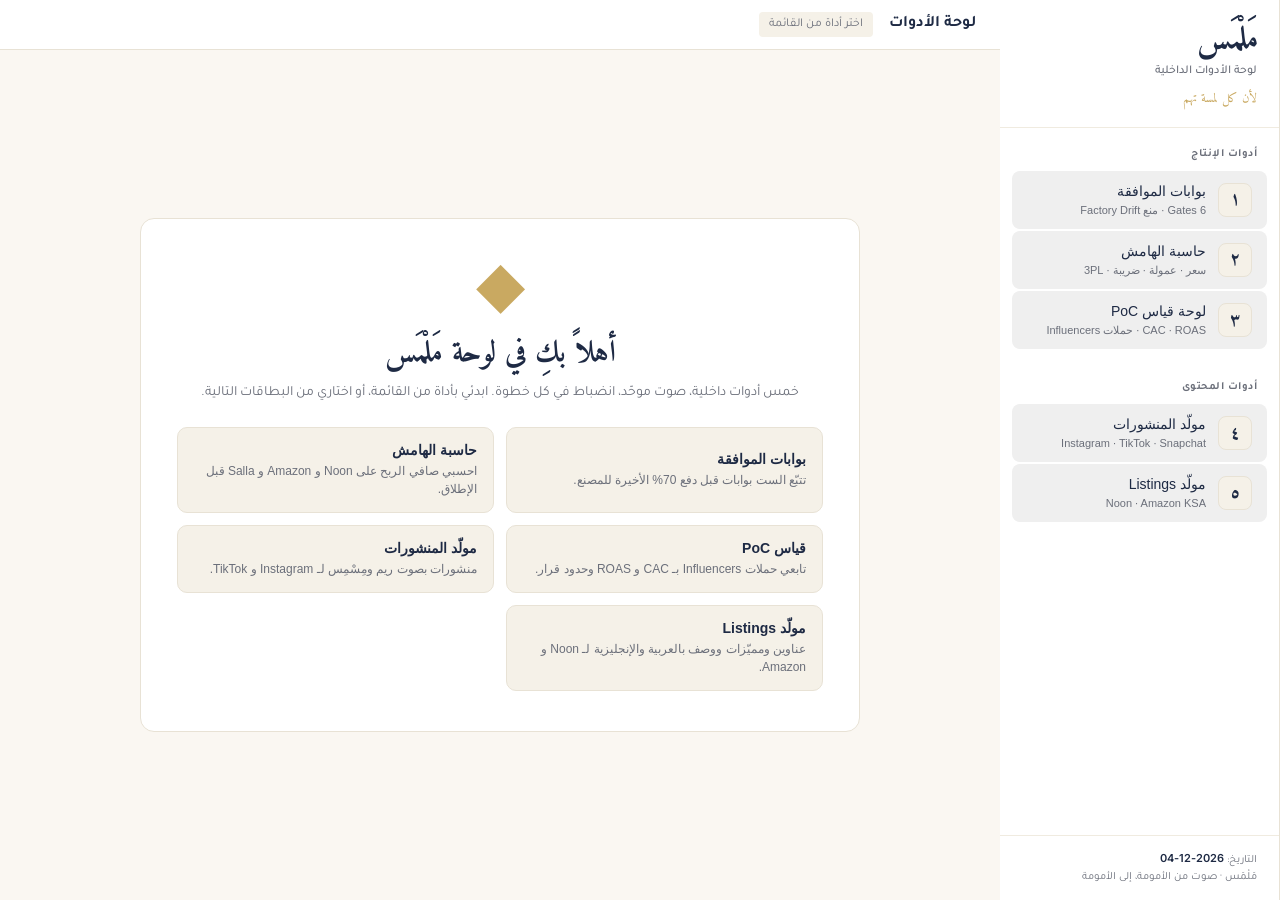
<file: miniApps/malmas_dashboard.html>
<!DOCTYPE html>
<html dir="rtl" lang="ar">
<head>
<meta charset="UTF-8">
<meta name="viewport" content="width=device-width, initial-scale=1.0">
<title>مَلْمَس · لوحة الأدوات</title>
<link rel="preconnect" href="https://fonts.googleapis.com">
<link rel="preconnect" href="https://fonts.gstatic.com" crossorigin>
<link href="https://fonts.googleapis.com/css2?family=Tajawal:wght@400;500;700&family=Amiri:wght@400;700&family=Inter:wght@400;500;600&display=swap" rel="stylesheet">
<style>
  :root {
    --cream: #FAF7F2;
    --surface: #FFFFFF;
    --navy: #1E2A44;
    --navy-deep: #14203A;
    --gold: #C9A961;
    --gold-soft: #E5D5A8;
    --gold-deep: #A88841;
    --sage: #8B9A7E;
    --sage-soft: #DCE3D3;
    --sage-deep: #5F7050;
    --rose: #C97B7B;
    --rose-soft: #F0DADA;
    --rose-deep: #8E4A4A;
    --amber: #D69A4C;
    --amber-soft: #F5E2C0;
    --muted: #6B6F7A;
    --ink: #2A2E36;
    --border: #E8E2D5;
    --border-soft: #F0EBE0;
    --shade: #F5F1E8;
  }
  * { box-sizing: border-box; margin: 0; padding: 0; }
  html, body { height: 100%; background: var(--cream); color: var(--ink); font-family: 'Tajawal', system-ui, sans-serif; font-size: 15px; line-height: 1.55; overflow: hidden; }

  .shell { display: grid; grid-template-columns: 280px 1fr; height: 100vh; }

  /* === Sidebar === */
  aside.nav {
    background: var(--surface);
    border-inline-start: 1px solid var(--border);
    display: flex;
    flex-direction: column;
    overflow-y: auto;
  }
  .brand-block { padding: 24px 22px 18px; border-bottom: 1px solid var(--border-soft); }
  .wordmark { font-family: 'Amiri', serif; font-size: 32px; font-weight: 700; color: var(--navy); letter-spacing: -0.5px; line-height: 1; }
  .brand-tag { font-size: 12px; color: var(--muted); margin-top: 6px; font-weight: 500; }
  .brand-quote { font-family: 'Amiri', serif; font-size: 13px; color: var(--gold); margin-top: 8px; }

  .nav-section-title { font-size: 11px; color: var(--muted); font-weight: 700; padding: 18px 22px 8px; text-transform: uppercase; letter-spacing: 0.5px; }

  .nav-list { display: flex; flex-direction: column; gap: 2px; padding: 0 12px 12px; }
  .nav-item {
    display: flex; align-items: center; gap: 12px;
    padding: 11px 14px; border-radius: 8px;
    cursor: pointer; color: var(--ink);
    transition: all 0.15s; border: 1px solid transparent;
    text-align: start;
  }
  .nav-item:hover { background: var(--shade); }
  .nav-item.active { background: var(--shade); border-color: var(--gold-soft); }
  .nav-item .icon {
    width: 34px; height: 34px; border-radius: 8px;
    background: var(--shade); color: var(--navy);
    display: flex; align-items: center; justify-content: center;
    font-family: 'Amiri', serif; font-size: 18px; font-weight: 700;
    flex-shrink: 0;
    border: 1px solid var(--border);
  }
  .nav-item.active .icon { background: var(--gold-soft); border-color: var(--gold); color: var(--gold-deep); }
  .nav-item .text { flex: 1; min-width: 0; }
  .nav-item .name { font-size: 14px; font-weight: 500; color: var(--navy); line-height: 1.2; }
  .nav-item .desc { font-size: 11px; color: var(--muted); margin-top: 3px; line-height: 1.3; }
  .nav-item.active .name { font-weight: 700; }

  .nav-footer { margin-top: auto; padding: 14px 22px; border-top: 1px solid var(--border-soft); font-size: 11px; color: var(--muted); }
  .nav-footer .num { font-family: 'Inter', sans-serif; color: var(--navy); font-weight: 600; }
  .nav-footer a { color: var(--gold-deep); text-decoration: none; }
  .nav-footer a:hover { text-decoration: underline; }

  /* === Main content === */
  main.content { display: flex; flex-direction: column; min-width: 0; background: var(--cream); }

  .topbar {
    display: flex; align-items: center; gap: 16px;
    padding: 12px 24px;
    background: var(--surface);
    border-bottom: 1px solid var(--border);
    flex-shrink: 0;
  }
  .topbar .crumb-tool { font-size: 16px; font-weight: 700; color: var(--navy); }
  .topbar .crumb-tag { font-size: 12px; color: var(--muted); background: var(--shade); padding: 3px 10px; border-radius: 4px; }
  .topbar .spacer { flex: 1; }
  .topbar .ext-link {
    font-size: 12px; color: var(--muted); text-decoration: none;
    padding: 6px 12px; border: 1px solid var(--border); border-radius: 6px;
    transition: all 0.15s;
  }
  .topbar .ext-link:hover { border-color: var(--gold); color: var(--navy); background: var(--shade); }

  .mobile-toggle {
    display: none;
    background: transparent; border: 1px solid var(--border);
    border-radius: 6px; padding: 6px 10px; cursor: pointer;
    font-family: inherit; color: var(--navy);
  }

  .frame-wrap {
    flex: 1;
    min-height: 0;
    position: relative;
    background: var(--cream);
  }
  iframe.tool-frame {
    position: absolute; inset: 0;
    width: 100%; height: 100%;
    border: 0;
    background: var(--cream);
  }

  .welcome {
    position: absolute; inset: 0;
    display: flex; align-items: center; justify-content: center;
    padding: 24px;
  }
  .welcome-inner {
    max-width: 720px; text-align: center;
    background: var(--surface); border: 1px solid var(--border);
    border-radius: 14px; padding: 40px 36px;
  }
  .welcome-icon { font-family: 'Amiri', serif; font-size: 64px; color: var(--gold); margin-bottom: 8px; line-height: 1; }
  .welcome h1 { font-family: 'Amiri', serif; font-size: 30px; color: var(--navy); margin-bottom: 6px; }
  .welcome p { color: var(--muted); font-size: 14px; margin-bottom: 22px; }
  .welcome-grid { display: grid; grid-template-columns: 1fr 1fr; gap: 12px; }
  .welcome-card {
    background: var(--shade); border: 1px solid var(--border);
    border-radius: 10px; padding: 14px 16px; cursor: pointer;
    text-align: start; transition: all 0.15s;
  }
  .welcome-card:hover { border-color: var(--gold); transform: translateY(-2px); }
  .welcome-card .wc-name { font-size: 14px; font-weight: 700; color: var(--navy); margin-bottom: 4px; }
  .welcome-card .wc-desc { font-size: 12px; color: var(--muted); line-height: 1.5; }

  @media (max-width: 880px) {
    .shell { grid-template-columns: 1fr; }
    aside.nav {
      position: fixed; inset-inline-end: 0; top: 0; bottom: 0;
      width: 280px; z-index: 50;
      transform: translateX(100%);
      transition: transform 0.25s;
      box-shadow: -8px 0 24px rgba(20, 32, 58, 0.08);
    }
    html[dir="rtl"] aside.nav { transform: translateX(-100%); }
    aside.nav.open { transform: translateX(0); }
    .mobile-toggle { display: inline-flex; }
    .nav-overlay {
      display: none; position: fixed; inset: 0;
      background: rgba(20, 32, 58, 0.4); z-index: 40;
    }
    .nav-overlay.show { display: block; }
    .welcome-grid { grid-template-columns: 1fr; }
  }
</style>
</head>
<body>

<div class="shell">
  <aside class="nav" id="nav">
    <div class="brand-block">
      <div class="wordmark">مَلْمَس</div>
      <div class="brand-tag">لوحة الأدوات الداخلية</div>
      <div class="brand-quote">لأن كل لمسة تهم</div>
    </div>

    <div class="nav-section-title">أدوات الإنتاج</div>
    <nav class="nav-list" id="nav-list">
      <button class="nav-item" data-tool="gates" type="button">
        <div class="icon">١</div>
        <div class="text">
          <div class="name">بوابات الموافقة</div>
          <div class="desc">6 Gates · منع Factory Drift</div>
        </div>
      </button>
      <button class="nav-item" data-tool="margin" type="button">
        <div class="icon">٢</div>
        <div class="text">
          <div class="name">حاسبة الهامش</div>
          <div class="desc">سعر · عمولة · ضريبة · 3PL</div>
        </div>
      </button>
      <button class="nav-item" data-tool="poc" type="button">
        <div class="icon">٣</div>
        <div class="text">
          <div class="name">لوحة قياس PoC</div>
          <div class="desc">CAC · ROAS · حملات Influencers</div>
        </div>
      </button>
    </nav>

    <div class="nav-section-title">أدوات المحتوى</div>
    <nav class="nav-list">
      <button class="nav-item" data-tool="caption" type="button">
        <div class="icon">٤</div>
        <div class="text">
          <div class="name">مولّد المنشورات</div>
          <div class="desc">Instagram · TikTok · Snapchat</div>
        </div>
      </button>
      <button class="nav-item" data-tool="listing" type="button">
        <div class="icon">٥</div>
        <div class="text">
          <div class="name">مولّد Listings</div>
          <div class="desc">Noon · Amazon KSA</div>
        </div>
      </button>
    </nav>

    <div class="nav-footer">
      التاريخ: <span class="num" id="today">—</span><br>
      مَلْمَس · صوت من الأمومة، إلى الأمومة
    </div>
  </aside>

  <main class="content">
    <div class="topbar">
      <button class="mobile-toggle" id="mobile-toggle" type="button" aria-label="القائمة">≡ القائمة</button>
      <div class="crumb-tool" id="crumb-tool">لوحة الأدوات</div>
      <span class="crumb-tag" id="crumb-tag">اختر أداة من القائمة</span>
      <div class="spacer"></div>
      <a class="ext-link" id="ext-link" href="#" target="_blank" rel="noopener" style="display:none;">فتح في تبويب جديد ↗</a>
    </div>

    <div class="frame-wrap" id="frame-wrap">
      <div class="welcome" id="welcome">
        <div class="welcome-inner">
          <div class="welcome-icon">◆</div>
          <h1>أهلاً بكِ في لوحة مَلْمَس</h1>
          <p>خمس أدوات داخلية، صوت موحّد، انضباط في كل خطوة. ابدئي بأداة من القائمة، أو اختاري من البطاقات التالية.</p>
          <div class="welcome-grid">
            <button class="welcome-card" data-tool="gates" type="button">
              <div class="wc-name">بوابات الموافقة</div>
              <div class="wc-desc">تتبّع الست بوابات قبل دفع 70% الأخيرة للمصنع.</div>
            </button>
            <button class="welcome-card" data-tool="margin" type="button">
              <div class="wc-name">حاسبة الهامش</div>
              <div class="wc-desc">احسبي صافي الربح على Noon و Amazon و Salla قبل الإطلاق.</div>
            </button>
            <button class="welcome-card" data-tool="poc" type="button">
              <div class="wc-name">قياس PoC</div>
              <div class="wc-desc">تابعي حملات Influencers بـ CAC و ROAS وحدود قرار.</div>
            </button>
            <button class="welcome-card" data-tool="caption" type="button">
              <div class="wc-name">مولّد المنشورات</div>
              <div class="wc-desc">منشورات بصوت ريم ومِسْمِس لـ Instagram و TikTok.</div>
            </button>
            <button class="welcome-card" data-tool="listing" type="button">
              <div class="wc-name">مولّد Listings</div>
              <div class="wc-desc">عناوين ومميّزات ووصف بالعربية والإنجليزية لـ Noon و Amazon.</div>
            </button>
          </div>
        </div>
      </div>
    </div>
  </main>
</div>

<div class="nav-overlay" id="nav-overlay"></div>

<script>
'use strict';

// نستخدم مسارات مطلقة لـ /miniapps/ حتى تعمل اللوحة من /dashboard أو من /miniapps/malmas_dashboard.html
const TOOLS = {
  gates:   { file: '/miniapps/malmas_gates_tracker.html',     name: 'بوابات الموافقة',   tag: '6 Gates' },
  margin:  { file: '/miniapps/malmas_margin_calculator.html', name: 'حاسبة الهامش',      tag: 'Pricing' },
  poc:     { file: '/miniapps/malmas_poc_dashboard.html',     name: 'قياس PoC',          tag: 'Marketing' },
  caption: { file: '/miniapps/malmas_caption_generator.html', name: 'مولّد المنشورات',   tag: 'Social' },
  listing: { file: '/miniapps/malmas_listing_generator.html', name: 'مولّد Listings',    tag: 'Marketplaces' }
};

const $ = (id) => document.getElementById(id);
const wrap = $('frame-wrap');
const welcome = $('welcome');
const crumbTool = $('crumb-tool');
const crumbTag = $('crumb-tag');
const extLink = $('ext-link');
let currentFrame = null;
let currentTool = null;

function loadTool(toolKey) {
  const tool = TOOLS[toolKey];
  if (!tool) {
    showWelcome();
    return;
  }
  currentTool = toolKey;

  // تحديث الـ breadcrumb والروابط
  crumbTool.textContent = tool.name;
  crumbTag.textContent = tool.tag;
  extLink.href = tool.file;
  extLink.style.display = '';

  // تحديث الـ active في القائمة
  document.querySelectorAll('.nav-item').forEach(n => {
    n.classList.toggle('active', n.dataset.tool === toolKey);
  });

  // إخفاء صفحة الترحيب
  welcome.style.display = 'none';

  // إعادة استخدام نفس الـ iframe إن وُجد، لتجنّب وميض إعادة التحميل عند نفس الأداة
  if (!currentFrame) {
    currentFrame = document.createElement('iframe');
    currentFrame.className = 'tool-frame';
    currentFrame.setAttribute('title', tool.name);
    wrap.appendChild(currentFrame);
  }
  // نُغيّر الـ src فقط عند الانتقال لأداة مختلفة
  const desired = tool.file;
  const currentSrc = currentFrame.getAttribute('src') || '';
  if (!currentSrc.endsWith(desired)) {
    currentFrame.src = desired;
  }
}

function showWelcome() {
  currentTool = null;
  crumbTool.textContent = 'لوحة الأدوات';
  crumbTag.textContent = 'اختر أداة من القائمة';
  extLink.style.display = 'none';
  document.querySelectorAll('.nav-item').forEach(n => n.classList.remove('active'));
  welcome.style.display = '';
  if (currentFrame) {
    currentFrame.remove();
    currentFrame = null;
  }
}

function activateFromHash() {
  const h = (location.hash || '').replace(/^#/, '');
  if (h && TOOLS[h]) loadTool(h);
  else showWelcome();
}

// Wiring
document.querySelectorAll('[data-tool]').forEach(el => {
  el.addEventListener('click', (e) => {
    const t = e.currentTarget.dataset.tool;
    if (!t) return;
    if (location.hash.replace(/^#/, '') === t) {
      // نفس الأداة — فقط أغلق قائمة الموبايل
      closeMobileNav();
      return;
    }
    location.hash = '#' + t;
    closeMobileNav();
  });
});

window.addEventListener('hashchange', activateFromHash);

// Mobile nav
const nav = $('nav');
const overlay = $('nav-overlay');
function openMobileNav() { nav.classList.add('open'); overlay.classList.add('show'); }
function closeMobileNav() { nav.classList.remove('open'); overlay.classList.remove('show'); }
$('mobile-toggle').addEventListener('click', () => {
  if (nav.classList.contains('open')) closeMobileNav(); else openMobileNav();
});
overlay.addEventListener('click', closeMobileNav);

// Today
const d = new Date();
$('today').textContent = d.toISOString().slice(0, 10);

// Boot
activateFromHash();
</script>
</body>
</html>
</file>
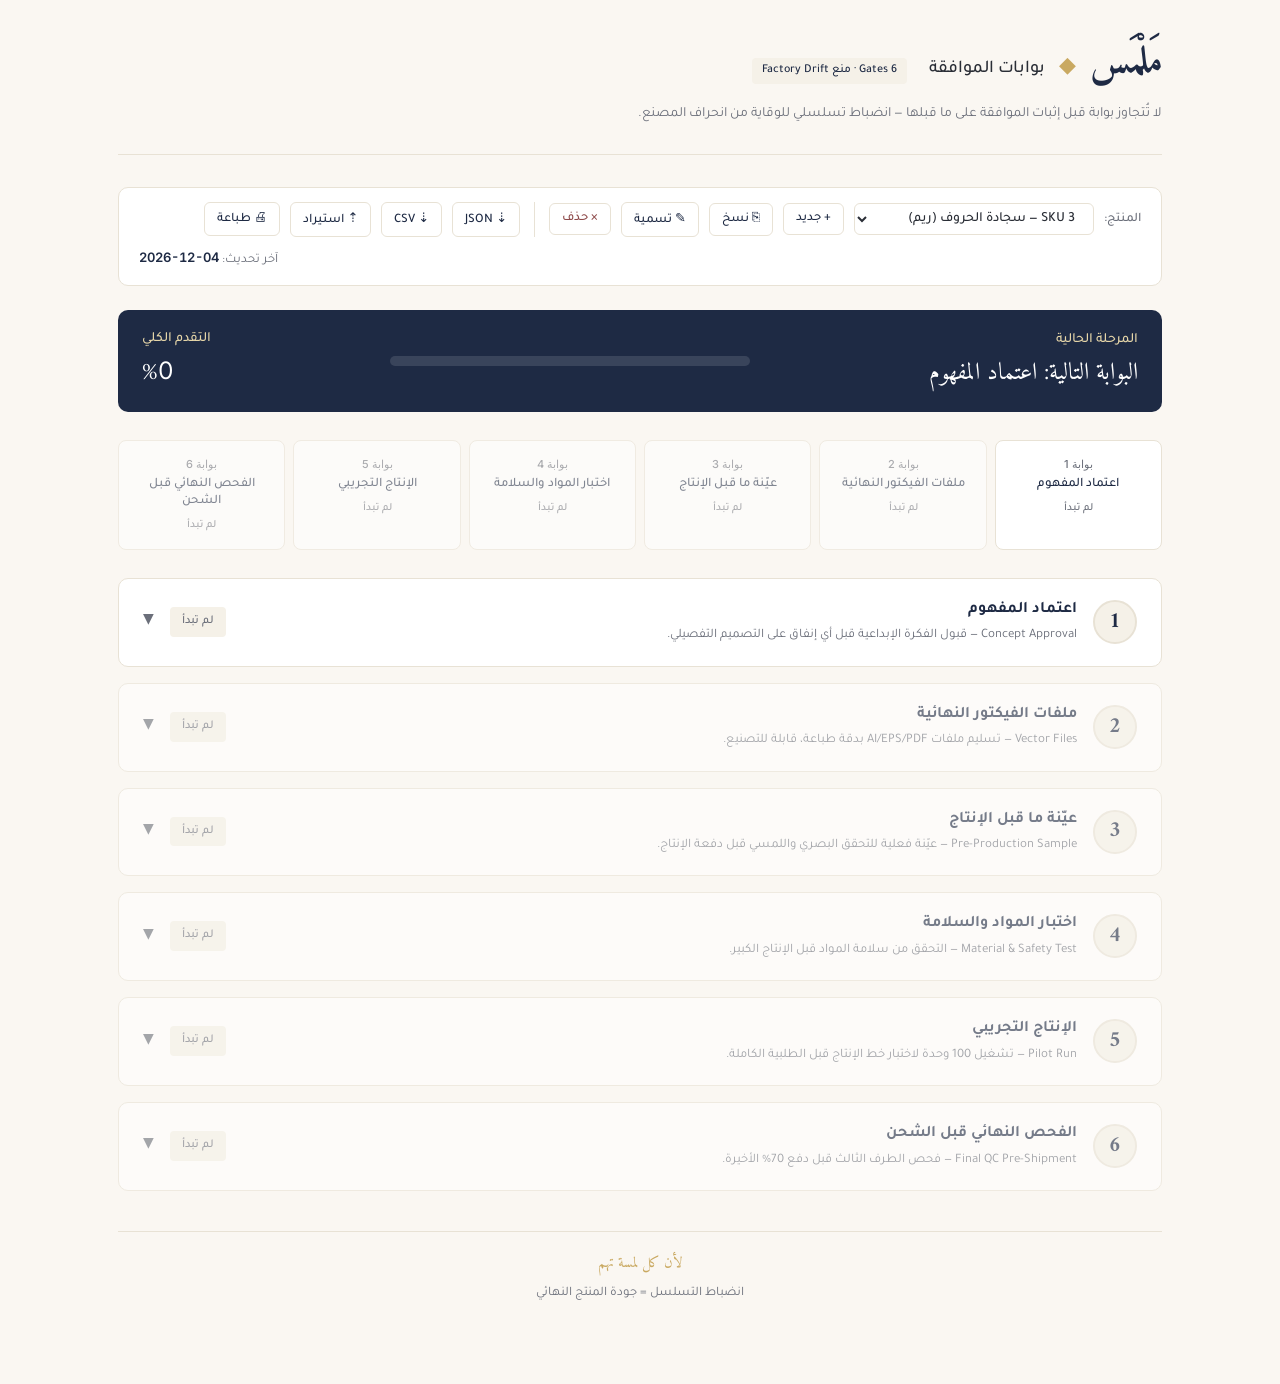
<file: miniApps/malmas_gates_tracker.html>
<!DOCTYPE html>
<html dir="rtl" lang="ar">
<head>
<meta charset="UTF-8">
<meta name="viewport" content="width=device-width, initial-scale=1.0">
<title>مَلْمَس · بوابات الموافقة</title>
<link rel="preconnect" href="https://fonts.googleapis.com">
<link rel="preconnect" href="https://fonts.gstatic.com" crossorigin>
<link href="https://fonts.googleapis.com/css2?family=Tajawal:wght@400;500;700&family=Amiri:wght@400;700&family=Inter:wght@400;500;600&display=swap" rel="stylesheet">
<style>
  :root {
    --cream: #FAF7F2;
    --surface: #FFFFFF;
    --navy: #1E2A44;
    --navy-deep: #14203A;
    --gold: #C9A961;
    --gold-soft: #E5D5A8;
    --gold-deep: #A88841;
    --sage: #8B9A7E;
    --sage-soft: #DCE3D3;
    --sage-deep: #5F7050;
    --rose: #C97B7B;
    --rose-soft: #F0DADA;
    --rose-deep: #8E4A4A;
    --amber: #D69A4C;
    --amber-soft: #F5E2C0;
    --muted: #6B6F7A;
    --muted-soft: #A8AAB0;
    --ink: #2A2E36;
    --border: #E8E2D5;
    --border-soft: #F0EBE0;
    --shade: #F5F1E8;
  }
  * { box-sizing: border-box; margin: 0; padding: 0; }
  html, body { background: var(--cream); color: var(--ink); font-family: 'Tajawal', system-ui, sans-serif; font-size: 15px; line-height: 1.65; }
  .num { font-family: 'Inter', sans-serif; font-feature-settings: "tnum" 1; direction: ltr; unicode-bidi: isolate; }
  .wrap { max-width: 1100px; margin: 0 auto; padding: 32px 28px 80px; }

  /* Header */
  header { display: flex; flex-direction: column; gap: 8px; padding-bottom: 28px; border-bottom: 1px solid var(--border); margin-bottom: 32px; }
  .brand { display: flex; align-items: baseline; gap: 14px; flex-wrap: wrap; }
  .wordmark { font-family: 'Amiri', serif; font-size: 38px; font-weight: 700; color: var(--navy); letter-spacing: -0.5px; }
  .divider { color: var(--gold); font-size: 22px; }
  .page-title { font-size: 18px; font-weight: 500; color: var(--ink); }
  .subtitle { color: var(--muted); font-size: 14px; }
  .tag { display: inline-block; background: var(--shade); color: var(--navy); font-size: 12px; font-weight: 500; padding: 3px 10px; border-radius: 4px; margin-inline-start: 8px; }

  /* Project switcher */
  .project-switcher { display: flex; align-items: center; gap: 10px; margin-bottom: 24px; flex-wrap: wrap; background: var(--surface); border: 1px solid var(--border); border-radius: 10px; padding: 14px 20px; }
  .project-switcher .lbl { font-size: 13px; color: var(--muted); font-weight: 500; }
  .project-switcher select { font-family: inherit; font-size: 14px; padding: 7px 14px; border: 1px solid var(--border); border-radius: 6px; background: var(--surface); color: var(--ink); font-weight: 500; min-width: 240px; }
  .project-switcher select:focus { outline: none; border-color: var(--gold); box-shadow: 0 0 0 3px rgba(201, 169, 97, 0.15); }
  .project-switcher .btn { font-family: inherit; font-size: 13px; padding: 7px 14px; border-radius: 6px; cursor: pointer; transition: all 0.15s; border: 1px solid var(--border); background: var(--surface); color: var(--navy); font-weight: 500; }
  .project-switcher .btn:hover { border-color: var(--gold); background: var(--shade); }
  .project-meta { margin-inline-start: auto; font-size: 13px; color: var(--muted); }
  .project-meta .num { color: var(--navy); font-weight: 600; }

  /* Progress strip */
  .strip { display: grid; grid-template-columns: repeat(6, 1fr); gap: 8px; margin-bottom: 28px; position: relative; }
  .strip-step { background: var(--surface); border: 1px solid var(--border); border-radius: 8px; padding: 14px 12px; text-align: center; position: relative; cursor: pointer; transition: all 0.15s; }
  .strip-step:hover { border-color: var(--gold); transform: translateY(-1px); }
  .strip-step.status-approved { background: var(--sage-soft); border-color: var(--sage); }
  .strip-step.status-in-review { background: var(--amber-soft); border-color: var(--amber); }
  .strip-step.status-rejected { background: var(--rose-soft); border-color: var(--rose); }
  .strip-step.status-blocked { opacity: 0.55; }
  .strip-num { font-family: 'Inter', sans-serif; font-size: 11px; color: var(--muted); margin-bottom: 4px; font-weight: 500; }
  .strip-name { font-size: 13px; font-weight: 500; color: var(--navy); line-height: 1.3; }
  .strip-status { font-size: 11px; color: var(--muted); margin-top: 6px; font-weight: 500; }
  .strip-step.status-approved .strip-status { color: var(--sage-deep); }
  .strip-step.status-in-review .strip-status { color: var(--gold-deep); }
  .strip-step.status-rejected .strip-status { color: var(--rose-deep); }

  /* Overall stats */
  .overall { background: var(--navy); color: var(--surface); border-radius: 10px; padding: 18px 24px; margin-bottom: 28px; display: flex; align-items: center; justify-content: space-between; flex-wrap: wrap; gap: 16px; }
  .overall-left { display: flex; flex-direction: column; gap: 2px; }
  .overall-title { font-size: 14px; color: var(--gold-soft); font-weight: 500; }
  .overall-value { font-family: 'Amiri', serif; font-size: 24px; color: var(--surface); }
  .progress-bar { flex: 1; max-width: 360px; min-width: 200px; height: 10px; background: rgba(255,255,255,0.12); border-radius: 5px; overflow: hidden; }
  .progress-fill { height: 100%; background: var(--gold); border-radius: 5px; transition: width 0.4s; }

  /* Gate cards */
  .gates { display: flex; flex-direction: column; gap: 16px; }
  .gate { background: var(--surface); border: 1px solid var(--border); border-radius: 10px; overflow: hidden; transition: all 0.2s; }
  .gate.blocked { opacity: 0.6; }
  .gate-head { display: flex; align-items: center; gap: 16px; padding: 18px 24px; cursor: pointer; user-select: none; border-bottom: 1px solid transparent; }
  .gate-head:hover { background: var(--shade); }
  .gate.open .gate-head { border-bottom-color: var(--border-soft); }
  .gate-badge { width: 44px; height: 44px; border-radius: 50%; background: var(--shade); display: flex; align-items: center; justify-content: center; font-family: 'Amiri', serif; font-size: 22px; color: var(--navy); font-weight: 700; flex-shrink: 0; border: 2px solid var(--border); }
  .gate.status-approved .gate-badge { background: var(--sage-soft); border-color: var(--sage); color: var(--sage-deep); }
  .gate.status-in-review .gate-badge { background: var(--amber-soft); border-color: var(--amber); color: var(--gold-deep); }
  .gate.status-rejected .gate-badge { background: var(--rose-soft); border-color: var(--rose); color: var(--rose-deep); }
  .gate-title-block { flex: 1; min-width: 0; }
  .gate-title { font-size: 16px; font-weight: 700; color: var(--navy); margin-bottom: 2px; }
  .gate-desc { font-size: 13px; color: var(--muted); }
  .gate-status-pill { font-size: 12px; padding: 5px 12px; border-radius: 4px; font-weight: 500; background: var(--shade); color: var(--muted); flex-shrink: 0; }
  .gate.status-approved .gate-status-pill { background: var(--sage-soft); color: var(--sage-deep); }
  .gate.status-in-review .gate-status-pill { background: var(--amber-soft); color: var(--gold-deep); }
  .gate.status-rejected .gate-status-pill { background: var(--rose-soft); color: var(--rose-deep); }
  .chev { font-size: 14px; color: var(--muted); transition: transform 0.2s; }
  .gate.open .chev { transform: rotate(-180deg); }

  /* Gate body */
  .gate-body { max-height: 0; overflow: hidden; transition: max-height 0.3s ease; }
  .gate.open .gate-body { max-height: 2400px; }
  .gate-body-inner { padding: 20px 24px 24px; }

  .field-grid { display: grid; grid-template-columns: 1fr 1fr 1fr; gap: 16px; margin-bottom: 20px; }
  .field { display: flex; flex-direction: column; gap: 4px; }
  .field label { font-size: 12px; color: var(--muted); font-weight: 500; }
  .field input, .field select, .field textarea { font-family: inherit; font-size: 14px; padding: 8px 12px; border: 1px solid var(--border); border-radius: 6px; background: var(--surface); color: var(--ink); width: 100%; }
  .field input:focus, .field select:focus, .field textarea:focus { outline: none; border-color: var(--gold); box-shadow: 0 0 0 3px rgba(201, 169, 97, 0.15); }
  .field.wide { grid-column: 1 / -1; }

  .checklist-title { font-size: 13px; color: var(--muted); font-weight: 700; margin-bottom: 10px; text-transform: none; }
  .checklist { display: flex; flex-direction: column; gap: 8px; margin-bottom: 18px; }
  .check-item { display: flex; align-items: flex-start; gap: 10px; padding: 10px 14px; border: 1px solid var(--border-soft); border-radius: 6px; cursor: pointer; transition: all 0.15s; }
  .check-item:hover { background: var(--shade); border-color: var(--border); }
  .check-item.checked { background: var(--sage-soft); border-color: var(--sage); }
  .check-box { width: 18px; height: 18px; border: 2px solid var(--muted-soft); border-radius: 4px; flex-shrink: 0; display: flex; align-items: center; justify-content: center; font-size: 12px; color: var(--surface); background: var(--surface); margin-top: 1px; transition: all 0.15s; }
  .check-item.checked .check-box { background: var(--sage-deep); border-color: var(--sage-deep); }
  .check-text { font-size: 14px; color: var(--ink); flex: 1; line-height: 1.5; }
  .check-item.checked .check-text { color: var(--sage-deep); }

  .completion-row { display: flex; align-items: center; gap: 10px; margin-bottom: 18px; font-size: 13px; color: var(--muted); }
  .mini-progress { flex: 1; max-width: 200px; height: 6px; background: var(--border-soft); border-radius: 3px; overflow: hidden; }
  .mini-fill { height: 100%; background: var(--sage); transition: width 0.3s; }

  .log-section { border-top: 1px solid var(--border-soft); padding-top: 16px; margin-top: 6px; }
  .log-title { font-size: 13px; color: var(--muted); font-weight: 700; margin-bottom: 10px; }
  .log-list { list-style: none; display: flex; flex-direction: column; gap: 6px; max-height: 180px; overflow-y: auto; }
  .log-entry { font-size: 12px; padding: 6px 10px; background: var(--shade); border-radius: 4px; color: var(--ink); border-inline-start: 3px solid var(--gold); }
  .log-entry .log-time { font-family: 'Inter', sans-serif; color: var(--muted); margin-inline-end: 8px; font-size: 11px; }
  .log-empty { font-size: 12px; color: var(--muted); font-style: italic; }

  .blocked-notice { background: var(--shade); border: 1px dashed var(--border); border-radius: 6px; padding: 12px 16px; font-size: 13px; color: var(--muted); text-align: center; margin: 8px 0; }
  .blocked-notice strong { color: var(--rose-deep); }

  /* Buttons */
  .btn { font-family: inherit; font-size: 14px; font-weight: 500; padding: 9px 18px; border-radius: 6px; cursor: pointer; transition: all 0.15s; border: 1px solid transparent; }
  .btn-primary { background: var(--navy); color: var(--surface); border-color: var(--navy); }
  .btn-primary:hover { background: var(--navy-deep); }
  .btn-ghost { background: transparent; color: var(--navy); border-color: var(--border); }
  .btn-ghost:hover { background: var(--shade); border-color: var(--gold); }
  .btn-danger { background: transparent; color: var(--rose-deep); border-color: var(--rose-soft); }
  .btn-danger:hover { background: var(--rose-soft); }

  /* Footer */
  footer { margin-top: 40px; padding-top: 20px; border-top: 1px solid var(--border); text-align: center; color: var(--muted); font-size: 13px; }
  footer .quote { font-family: 'Amiri', serif; font-size: 15px; color: var(--gold); }

  /* Modal */
  .modal-overlay { position: fixed; inset: 0; background: rgba(20,32,58,0.55); display: none; align-items: center; justify-content: center; z-index: 100; padding: 20px; }
  .modal-overlay.show { display: flex; }
  .modal { background: var(--surface); border-radius: 12px; padding: 28px; max-width: 480px; width: 100%; }
  .modal h3 { font-family: 'Amiri', serif; font-size: 22px; color: var(--navy); margin-bottom: 8px; }
  .modal p { color: var(--muted); font-size: 14px; margin-bottom: 16px; }
  .modal-actions { display: flex; gap: 10px; justify-content: flex-end; margin-top: 18px; }

  @media (max-width: 880px) {
    .field-grid { grid-template-columns: 1fr; }
    .strip { grid-template-columns: repeat(3, 1fr); }
    .wrap { padding: 20px 16px 60px; }
    .wordmark { font-size: 30px; }
    .gate-head { padding: 14px 16px; gap: 12px; }
    .gate-body-inner { padding: 16px; }
    .gate-status-pill { font-size: 11px; padding: 4px 8px; }
  }

  /* ============ Added: Toolbar + new badges + evidence + print ============ */
  .project-switcher .btn-icon-sm {
    font-family: inherit; font-size: 13px; padding: 7px 12px;
    border-radius: 6px; cursor: pointer; transition: all 0.15s;
    border: 1px solid var(--border); background: var(--surface);
    color: var(--navy); font-weight: 500;
  }
  .project-switcher .btn-icon-sm:hover { border-color: var(--gold); background: var(--shade); }
  .project-switcher .sep { width: 1px; background: var(--border); align-self: stretch; margin: 0 4px; }

  /* Due-soon / overdue indicators */
  .badge-pill {
    display: inline-flex; align-items: center; gap: 4px;
    font-size: 11px; padding: 2px 8px; border-radius: 999px;
    font-weight: 500; font-family: inherit; line-height: 1.5;
  }
  .badge-pill.overdue { background: var(--rose-soft); color: var(--rose-deep); }
  .badge-pill.due-soon { background: var(--amber-soft); color: var(--gold-deep); }
  .badge-pill.on-time { background: var(--sage-soft); color: var(--sage-deep); }
  .strip-step .strip-badge { margin-top: 4px; }
  .gate-head .gate-badge-row { display: flex; gap: 6px; align-items: center; flex-wrap: wrap; }

  /* Date variance */
  .variance { font-size: 11px; color: var(--muted); font-family: 'Inter', sans-serif; margin-top: 2px; }
  .variance.late { color: var(--rose-deep); }
  .variance.early { color: var(--sage-deep); }

  /* Evidence section */
  .evidence-section { border-top: 1px solid var(--border-soft); padding-top: 16px; margin-top: 16px; }
  .evidence-title { font-size: 13px; color: var(--muted); font-weight: 700; margin-bottom: 10px; display: flex; align-items: center; justify-content: space-between; }
  .evidence-list { display: flex; flex-direction: column; gap: 8px; }
  .evidence-row {
    display: grid; grid-template-columns: 160px 1fr auto; gap: 10px;
    align-items: center; padding: 8px 12px;
    background: var(--shade); border-radius: 6px;
    border-inline-start: 3px solid var(--gold);
  }
  .evidence-row input { font-family: inherit; font-size: 13px; padding: 6px 10px; border: 1px solid var(--border); border-radius: 4px; background: var(--surface); color: var(--ink); width: 100%; }
  .evidence-row input:focus { outline: none; border-color: var(--gold); }
  .evidence-row .ev-link { font-family: 'Inter', sans-serif; font-size: 12px; color: var(--gold-deep); text-decoration: none; padding: 4px 8px; border: 1px solid var(--border); border-radius: 4px; background: var(--surface); white-space: nowrap; }
  .evidence-row .ev-link:hover { border-color: var(--gold); background: var(--shade); }
  .evidence-row .ev-remove { font-family: inherit; font-size: 12px; color: var(--rose-deep); background: transparent; border: 1px solid var(--rose-soft); border-radius: 4px; padding: 4px 10px; cursor: pointer; }
  .evidence-row .ev-remove:hover { background: var(--rose-soft); }
  .add-evidence-btn { font-family: inherit; font-size: 12px; padding: 6px 14px; border: 1px dashed var(--border); background: transparent; border-radius: 4px; color: var(--gold-deep); cursor: pointer; margin-top: 8px; }
  .add-evidence-btn:hover { border-color: var(--gold); background: var(--shade); }
  .ev-empty { font-size: 12px; color: var(--muted); font-style: italic; padding: 6px 0; }

  /* Filename hidden input (for import) */
  .hidden-input { display: none; }

  /* Print styles — produce a clean PDF via window.print() */
  @media print {
    body { background: white; color: black; font-size: 12px; }
    .project-switcher, .modal-overlay, footer, .chev { display: none !important; }
    .wrap { max-width: 100%; padding: 0; margin: 0; }
    header { border-bottom: 2px solid #333; margin-bottom: 16px; padding-bottom: 12px; page-break-after: avoid; }
    .strip { grid-template-columns: repeat(6, 1fr); gap: 4px; margin-bottom: 18px; page-break-inside: avoid; }
    .strip-step { border: 1px solid #999 !important; box-shadow: none; padding: 8px 6px; }
    .overall { background: #f5f1e8 !important; color: black !important; border: 1px solid #999; page-break-inside: avoid; }
    .overall .overall-title { color: #555 !important; }
    .overall .overall-value, .overall-value .num { color: black !important; }
    .progress-bar { background: #ddd !important; }
    .progress-fill { background: #555 !important; }
    .gate { border: 1px solid #999 !important; page-break-inside: avoid; box-shadow: none !important; margin-bottom: 8px; }
    .gate-body { max-height: none !important; }
    .gate-body-inner { padding: 12px 16px !important; }
    .check-item.checked { background: #e8f0e0 !important; border-color: #5f7050 !important; }
    .check-item:not(.checked) { background: white !important; }
    .check-box { border: 1px solid #555 !important; }
    .badge-pill.overdue { background: #f0dada !important; color: #8e4a4a !important; }
    .badge-pill.due-soon { background: #f5e2c0 !important; color: #a88841 !important; }
    .log-list { max-height: none !important; }
    .add-evidence-btn, .ev-remove { display: none !important; }
    .evidence-row input { border: none !important; padding: 2px !important; background: transparent !important; }
  }
</style>
</head>
<body>
<div class="wrap">

  <header>
    <div class="brand">
      <span class="wordmark">مَلْمَس</span>
      <span class="divider">◆</span>
      <span class="page-title">بوابات الموافقة</span>
      <span class="tag">6 Gates · منع Factory Drift</span>
    </div>
    <p class="subtitle">لا تُتجاوز بوابة قبل إثبات الموافقة على ما قبلها — انضباط تسلسلي للوقاية من انحراف المصنع.</p>
  </header>

  <div class="project-switcher">
    <span class="lbl">المنتج:</span>
    <select id="project-select"></select>
    <button class="btn-icon-sm" id="new-project-btn" title="مشروع جديد">+ جديد</button>
    <button class="btn-icon-sm" id="duplicate-project-btn" title="نسخ المشروع الحالي مع تفريغ الحالات">⎘ نسخ</button>
    <button class="btn-icon-sm" id="rename-project-btn" title="إعادة تسمية">✎ تسمية</button>
    <button class="btn-icon-sm" id="delete-project-btn" title="حذف" style="color: var(--rose-deep);">× حذف</button>
    <div class="sep"></div>
    <button class="btn-icon-sm" id="export-json-btn" title="تصدير JSON للمشروع الحالي (نسخة احتياطية)">⇣ JSON</button>
    <button class="btn-icon-sm" id="export-csv-btn" title="تصدير CSV لكل المشاريع">⇣ CSV</button>
    <button class="btn-icon-sm" id="import-json-btn" title="استيراد JSON">⇡ استيراد</button>
    <input type="file" id="import-file" class="hidden-input" accept="application/json,.json">
    <button class="btn-icon-sm" id="print-btn" title="طباعة / PDF">🖨 طباعة</button>
    <span class="project-meta">آخر تحديث: <span class="num" id="last-updated">—</span></span>
  </div>

  <div class="overall">
    <div class="overall-left">
      <div class="overall-title">المرحلة الحالية</div>
      <div class="overall-value" id="current-stage">—</div>
    </div>
    <div class="progress-bar"><div class="progress-fill" id="overall-fill" style="width:0%"></div></div>
    <div style="text-align:end;">
      <div class="overall-title">التقدم الكلي</div>
      <div class="overall-value"><span class="num" id="overall-pct">0</span>%</div>
    </div>
  </div>

  <div class="strip" id="strip"></div>

  <section class="gates" id="gates"></section>

  <footer>
    <div class="quote">لأن كل لمسة تهم</div>
    <div style="margin-top:6px;">انضباط التسلسل = جودة المنتج النهائي</div>
  </footer>

</div>

<!-- Modal -->
<div class="modal-overlay" id="modal">
  <div class="modal">
    <h3 id="modal-title">—</h3>
    <p id="modal-message">—</p>
    <div class="field wide" id="modal-input-wrap">
      <label for="modal-input" id="modal-input-label">الاسم</label>
      <input id="modal-input" type="text" placeholder="">
    </div>
    <div class="modal-actions">
      <button class="btn btn-ghost" id="modal-cancel">إلغاء</button>
      <button class="btn btn-primary" id="modal-ok">تأكيد</button>
    </div>
  </div>
</div>

<script>
'use strict';

// ============ Storage adapter (localStorage-backed) ============
window.storage = (function () {
  return {
    async get(key) {
      try { const v = localStorage.getItem(key); return v == null ? null : { value: v }; }
      catch { return null; }
    },
    async set(key, value) {
      try { localStorage.setItem(key, value); } catch (e) { console.error('storage.set failed', e); }
    },
    async delete(key) {
      try { localStorage.removeItem(key); } catch { }
    },
    async list(prefix) {
      const keys = [];
      try {
        for (let i = 0; i < localStorage.length; i++) {
          const k = localStorage.key(i);
          if (k && k.startsWith(prefix)) keys.push(k);
        }
      } catch { }
      return { keys };
    }
  };
})();

// ============ Gate Templates ============
const GATE_TEMPLATES = [
  {
    id: 1,
    name: 'اعتماد المفهوم',
    desc: 'Concept Approval — قبول الفكرة الإبداعية قبل أي إنفاق على التصميم التفصيلي.',
    checklist: [
      'تحديد مفهوم التصميم بصرياً (لوحة موود، عيّنات ألوان، مرجع أسلوب)',
      'مطابقة هوية مَلْمَس (رمل، مريمية، وردي خفيف، ذهبي)',
      'تحديد موقع الشخصية (ريم / مِسْمِس) وأسلوب الظهور',
      'تجنّب أي مرجع لمنتج منافس في البريف الإبداعي (IP hygiene)',
      'مراجعة الأصالة الثقافية: لا شخصيات أوروبية معمّمة',
      'موافقة المؤسس على المفهوم العام'
    ]
  },
  {
    id: 2,
    name: 'ملفات الفيكتور النهائية',
    desc: 'Vector Files — تسليم ملفات AI/EPS/PDF بدقة طباعة، قابلة للتصنيع.',
    checklist: [
      'ملف AI/EPS أصلي بطبقات منظّمة ومسمّاة بالعربية والإنجليزية',
      'دقة 300 DPI وألوان CMYK (وليس RGB)',
      'كل النصوص العربية مُحوَّلة إلى Outlines (لتجنّب فقدان الخط)',
      'هوامش Bleed 3mm على كل جوانب التصميم',
      'تصدير PDF/X للمصنّع + معاينة PNG منخفضة الدقة للأرشيف',
      'ملف Pantone references للألوان الذهبية والكحلية المعتمدة',
      'موافقة مكتوبة من المؤسس على الملفات النهائية قبل إرسالها للمصنع'
    ]
  },
  {
    id: 3,
    name: 'عيّنة ما قبل الإنتاج',
    desc: 'Pre-Production Sample — عيّنة فعلية للتحقق البصري واللمسي قبل دفعة الإنتاج.',
    checklist: [
      'استلام 2-3 عيّنات بعد فحص فوتوغرافي مفصّل من المصنع',
      'مطابقة الأبعاد الفعلية للمواصفات (±3mm حد أقصى)',
      'مطابقة دقة الطباعة العربية (الحروف، التشكيل، النقاط)',
      'مطابقة الألوان مع Pantone references',
      'الملمس واللمسة الفعلية تطابق توقّعات الجمهور',
      'تصوير العيّنات بإضاءة طبيعية وأرشفتها بالتاريخ',
      'موافقة مكتوبة على العيّنة الفائزة (مع توقيع ورقم العيّنة)'
    ]
  },
  {
    id: 4,
    name: 'اختبار المواد والسلامة',
    desc: 'Material & Safety Test — التحقق من سلامة المواد قبل الإنتاج الكبير.',
    checklist: [
      'XPE Foam (وليس EPE) — التحقق من النوع بشهادة المصنع',
      'سُمك 2cm فعلي (قياس بالميكرومتر، وليس وعد المصنع)',
      'فترة Off-gassing 72 ساعة قبل التغليف',
      'شهادة EN71-1,2,3 (سلامة الألعاب) سارية',
      'شهادة CPSIA أو ASTM F963 (US baby safety)',
      'تأكيد BPA-Free + Phthalates-Free + Formamide-Free',
      'تقرير معمل مستقل (SGS أو Bureau Veritas) — وليس فقط شهادة المصنع'
    ]
  },
  {
    id: 5,
    name: 'الإنتاج التجريبي',
    desc: 'Pilot Run — تشغيل 100 وحدة لاختبار خط الإنتاج قبل الطلبية الكاملة.',
    checklist: [
      'طلبية 100 وحدة بنفس مواصفات الإنتاج النهائي',
      'فحص عشوائي على 10% من الدفعة (10 وحدات)',
      'تأكيد ثبات الألوان عبر الوحدات (لا انحراف بين وحدة وأخرى)',
      'تأكيد جودة التغليف الفردي + الجماعي (carton)',
      'تأكيد ملصقات SABER + Arabic labeling صحيحة',
      'تأكيد ثبات الوزن لكل وحدة (لا حشو ناقص أو زائد)',
      'موافقة على الانتقال إلى الطلبية الكاملة'
    ]
  },
  {
    id: 6,
    name: 'الفحص النهائي قبل الشحن',
    desc: 'Final QC Pre-Shipment — فحص الطرف الثالث قبل دفع 70% الأخيرة.',
    checklist: [
      'حجز فحص SGS أو Bureau Veritas مسبقاً (lead time أسبوع)',
      'فحص AQL 2.5 (للعيوب الرئيسية) — حد أقصى مقبول',
      'فحص AQL 4.0 (للعيوب الثانوية) — حد أقصى مقبول',
      'تأكيد كل صندوق shipping carton يحتوي العدد المطلوب',
      'تأكيد ملصقات الشحن + barcodes واضحة وصحيحة',
      'تصوير وثائقي: عيّنات عشوائية من 3 كراتين مختلفة',
      'تقرير QC مكتوب + موافقة المؤسس على دفع 70% الأخيرة',
      'تأكيد جاهزية وثائق SABER + Certificate of Origin + Bill of Lading'
    ]
  }
];

const STATUS_OPTIONS = [
  { value: 'pending',    label: 'لم تبدأ' },
  { value: 'in-review',  label: 'قيد المراجعة' },
  { value: 'approved',   label: 'مُعتمدة' },
  { value: 'rejected',   label: 'مرفوضة' }
];

const STATUS_LABEL = Object.fromEntries(STATUS_OPTIONS.map(s => [s.value, s.label]));

// ============ State ============
let projects = []; // [{id, name, gates: [...], createdAt, updatedAt}]
let currentProjectId = null;
let openGateId = null;

function newGate(template) {
  return {
    id: template.id,
    name: template.name,
    desc: template.desc,
    status: 'pending',
    owner: '',
    targetDate: '',
    actualDate: '',
    notes: '',
    checklist: template.checklist.map((text, idx) => ({ idx, text, done: false })),
    evidence: [], // [{label, url}]
    log: []
  };
}

// يضمن وجود الحقول الجديدة (evidence) على المشاريع المُحمّلة من نسخ قديمة.
function migrateProject(p) {
  if (!p || !Array.isArray(p.gates)) return p;
  for (const g of p.gates) {
    if (!Array.isArray(g.evidence)) g.evidence = [];
  }
  return p;
}

function newProject(name) {
  return {
    id: 'pj_' + Date.now() + '_' + Math.random().toString(36).slice(2, 7),
    name,
    gates: GATE_TEMPLATES.map(t => newGate(t)),
    createdAt: Date.now(),
    updatedAt: Date.now()
  };
}

// ============ Storage ============
async function loadAll() {
  try {
    const list = await window.storage.list('gates:pj:');
    if (list && list.keys && list.keys.length) {
      const items = await Promise.all(
        list.keys.map(async k => {
          try {
            const r = await window.storage.get(k);
            return r ? JSON.parse(r.value) : null;
          } catch { return null; }
        })
      );
      projects = items.filter(Boolean).map(migrateProject).sort((a, b) => (b.createdAt || 0) - (a.createdAt || 0));
    }
  } catch (e) { projects = []; }

  if (projects.length === 0) {
    // Seed with the SKU 3 Reem letter mat project per business priority
    const seed = newProject('SKU 3 — سجادة الحروف (ريم)');
    projects.push(seed);
    await persistProject(seed);
  }

  try {
    const cur = await window.storage.get('gates:current');
    if (cur && cur.value && projects.find(p => p.id === cur.value)) {
      currentProjectId = cur.value;
    } else {
      currentProjectId = projects[0].id;
    }
  } catch {
    currentProjectId = projects[0].id;
  }

  renderProjectSwitcher();
  renderAll();
}

async function persistProject(p) {
  p.updatedAt = Date.now();
  try { await window.storage.set('gates:pj:' + p.id, JSON.stringify(p)); } catch (e) { console.error('persist failed', e); }
}

async function removeProject(id) {
  try { await window.storage.delete('gates:pj:' + id); } catch (e) { }
}

async function persistCurrent() {
  try { await window.storage.set('gates:current', currentProjectId); } catch (e) { }
}

function currentProject() {
  return projects.find(p => p.id === currentProjectId);
}

// ============ Logic ============
function isGateUnlocked(gates, gateId) {
  if (gateId === 1) return true;
  const prev = gates.find(g => g.id === gateId - 1);
  return prev && prev.status === 'approved';
}

function gateCompletionPct(gate) {
  if (!gate.checklist.length) return 0;
  const done = gate.checklist.filter(c => c.done).length;
  return Math.round((done / gate.checklist.length) * 100);
}

function overallPct(gates) {
  const approved = gates.filter(g => g.status === 'approved').length;
  return Math.round((approved / gates.length) * 100);
}

function currentStageName(gates) {
  // Find first non-approved gate
  const next = gates.find(g => g.status !== 'approved');
  if (!next) return 'مكتمل — جاهز للإنتاج النهائي';
  if (next.status === 'rejected') return 'مرفوض — يحتاج معالجة: ' + next.name;
  if (next.status === 'in-review') return 'قيد المراجعة: ' + next.name;
  return 'البوابة التالية: ' + next.name;
}

function addLog(gate, message) {
  const now = new Date();
  // وقت محلّي (YYYY-MM-DD HH:MM) — أوضح للقارئ من UTC.
  const pad = n => String(n).padStart(2, '0');
  const timestamp = now.getFullYear() + '-' + pad(now.getMonth() + 1) + '-' + pad(now.getDate()) + ' ' + pad(now.getHours()) + ':' + pad(now.getMinutes());
  gate.log.unshift({ time: timestamp, message });
  if (gate.log.length > 30) gate.log.length = 30;
}

// ============ Helpers: due dates ============
function daysBetween(isoDate) {
  if (!isoDate) return null;
  const t = new Date(isoDate + 'T00:00:00');
  if (isNaN(t.getTime())) return null;
  const today = new Date();
  today.setHours(0, 0, 0, 0);
  return Math.round((t - today) / (1000 * 60 * 60 * 24));
}

function gateUrgency(gate) {
  if (gate.status === 'approved' || gate.status === 'rejected') return null;
  const days = daysBetween(gate.targetDate);
  if (days === null) return null;
  if (days < 0) return { kind: 'overdue', label: 'متأخّر ' + Math.abs(days) + ' يوم', days };
  if (days <= 3) return { kind: 'due-soon', label: 'يحلّ خلال ' + days + ' يوم', days };
  return { kind: 'on-time', label: 'متبقّي ' + days + ' يوم', days };
}

function dateVariance(gate) {
  if (!gate.targetDate || !gate.actualDate) return null;
  const t = new Date(gate.targetDate + 'T00:00:00');
  const a = new Date(gate.actualDate + 'T00:00:00');
  if (isNaN(t.getTime()) || isNaN(a.getTime())) return null;
  const days = Math.round((a - t) / (1000 * 60 * 60 * 24));
  if (days === 0) return { kind: 'on-time', label: 'في الموعد' };
  if (days > 0) return { kind: 'late', label: 'متأخّر ' + days + ' يوم' };
  return { kind: 'early', label: 'مبكّر ' + Math.abs(days) + ' يوم' };
}

// ============ Rendering ============
function renderProjectSwitcher() {
  const sel = document.getElementById('project-select');
  sel.innerHTML = projects.map(p =>
    `<option value="${p.id}"${p.id === currentProjectId ? ' selected' : ''}>${escapeHtml(p.name)}</option>`
  ).join('');
}

function renderAll() {
  const p = currentProject();
  if (!p) return;

  // Last updated
  document.getElementById('last-updated').textContent = new Date(p.updatedAt).toLocaleDateString('en-CA');

  // Overall
  document.getElementById('current-stage').textContent = currentStageName(p.gates);
  const pct = overallPct(p.gates);
  document.getElementById('overall-pct').textContent = pct;
  document.getElementById('overall-fill').style.width = pct + '%';

  renderStrip(p);
  renderGates(p);
}

function renderStrip(p) {
  const strip = document.getElementById('strip');
  strip.innerHTML = p.gates.map(g => {
    const blocked = !isGateUnlocked(p.gates, g.id);
    const urg = gateUrgency(g);
    const badge = urg && urg.kind !== 'on-time'
      ? `<div class="strip-badge"><span class="badge-pill ${urg.kind}">${escapeHtml(urg.label)}</span></div>`
      : '';
    return `<div class="strip-step status-${g.status}${blocked ? ' status-blocked' : ''}" onclick="scrollToGate(${g.id})">
      <div class="strip-num">بوابة ${g.id}</div>
      <div class="strip-name">${escapeHtml(g.name)}</div>
      <div class="strip-status">${STATUS_LABEL[g.status]}</div>
      ${badge}
    </div>`;
  }).join('');
}

function renderGates(p) {
  const container = document.getElementById('gates');
  const showAll = openGateId === 'all';
  container.innerHTML = p.gates.map(g => {
    const blocked = !isGateUnlocked(p.gates, g.id);
    const completion = gateCompletionPct(g);
    const open = showAll || openGateId === g.id;
    const urg = gateUrgency(g);
    const variance = dateVariance(g);

    const checklistHtml = g.checklist.map(c =>
      `<div class="check-item${c.done ? ' checked' : ''}" onclick="toggleCheck(${g.id}, ${c.idx})">
        <div class="check-box">${c.done ? '✓' : ''}</div>
        <div class="check-text">${escapeHtml(c.text)}</div>
      </div>`
    ).join('');

    const logHtml = g.log.length === 0
      ? '<div class="log-empty">لا توجد تغييرات مُسجّلة بعد.</div>'
      : '<ul class="log-list">' + g.log.map(l =>
          `<li class="log-entry"><span class="log-time num">${escapeHtml(l.time)}</span>${escapeHtml(l.message)}</li>`
        ).join('') + '</ul>';

    // Evidence section
    const evidenceItems = (g.evidence || []).map((ev, idx) => {
      const safeUrl = (ev.url || '').replace(/"/g, '&quot;');
      const isHttp = /^https?:\/\//i.test(ev.url || '');
      return `<div class="evidence-row">
        <input type="text" placeholder="مسمّى الدليل (مثال: تقرير SGS)" value="${escapeHtml(ev.label || '')}" onchange="updateEvidence(${g.id}, ${idx}, 'label', this.value)">
        <input type="url" placeholder="https://… (Drive، Dropbox، صورة)" value="${safeUrl}" onchange="updateEvidence(${g.id}, ${idx}, 'url', this.value)" dir="ltr">
        <div style="display:flex; gap:6px;">
          ${isHttp ? `<a class="ev-link" href="${safeUrl}" target="_blank" rel="noopener">فتح ↗</a>` : ''}
          <button class="ev-remove" onclick="removeEvidence(${g.id}, ${idx})">×</button>
        </div>
      </div>`;
    }).join('');

    const evidenceHtml = `<div class="evidence-section">
      <div class="evidence-title">
        <span>الأدلّة الموثّقة <span style="font-weight:400; color: var(--muted);">(${(g.evidence || []).length})</span></span>
      </div>
      ${(g.evidence || []).length === 0
        ? '<div class="ev-empty">لم تُرفع أدلّة بعد — أضف روابط لشهادات المعامل، صور العيّنات، فواتير المصنع…</div>'
        : '<div class="evidence-list">' + evidenceItems + '</div>'}
      <button class="add-evidence-btn" onclick="addEvidence(${g.id})">+ إضافة دليل (رابط)</button>
    </div>`;

    // Urgency badge in head (only for non-final statuses)
    let headBadge = '';
    if (urg && urg.kind !== 'on-time') {
      headBadge = `<span class="badge-pill ${urg.kind}">${escapeHtml(urg.label)}</span>`;
    }

    // Variance line under actual date
    let varianceHtml = '';
    if (variance) {
      varianceHtml = `<div class="variance ${variance.kind}">${escapeHtml(variance.label)}</div>`;
    }

    return `<div class="gate status-${g.status}${blocked ? ' blocked' : ''}${open ? ' open' : ''}" id="gate-${g.id}">
      <div class="gate-head" onclick="toggleGate(${g.id})">
        <div class="gate-badge">${g.id}</div>
        <div class="gate-title-block">
          <div class="gate-title">${escapeHtml(g.name)}</div>
          <div class="gate-desc">${escapeHtml(g.desc)}</div>
        </div>
        <div class="gate-badge-row">
          ${headBadge}
          <div class="gate-status-pill">${STATUS_LABEL[g.status]}</div>
        </div>
        <div class="chev">▼</div>
      </div>
      <div class="gate-body">
        <div class="gate-body-inner">
          ${blocked ? `<div class="blocked-notice">هذه البوابة <strong>مُقفلة</strong> — يجب اعتماد البوابة ${g.id - 1} أولاً.</div>` : ''}
          <div class="field-grid">
            <div class="field">
              <label>الحالة</label>
              <select onchange="updateGateField(${g.id}, 'status', this.value)" ${blocked ? 'disabled' : ''}>
                ${STATUS_OPTIONS.map(s => `<option value="${s.value}"${g.status === s.value ? ' selected' : ''}>${s.label}</option>`).join('')}
              </select>
            </div>
            <div class="field">
              <label>المسؤول</label>
              <input type="text" placeholder="اسم المسؤول" value="${escapeHtml(g.owner)}" onchange="updateGateField(${g.id}, 'owner', this.value)">
            </div>
            <div class="field">
              <label>التاريخ المستهدف</label>
              <input type="date" value="${escapeHtml(g.targetDate)}" onchange="updateGateField(${g.id}, 'targetDate', this.value)">
            </div>
            <div class="field">
              <label>تاريخ الإنجاز الفعلي</label>
              <input type="date" value="${escapeHtml(g.actualDate)}" onchange="updateGateField(${g.id}, 'actualDate', this.value)">
              ${varianceHtml}
            </div>
            <div class="field wide">
              <label>ملاحظات وقرارات</label>
              <textarea rows="3" placeholder="رقم العيّنة المعتمد، شهادة المعمل، اسم المفتّش، أي تفاصيل توثيقية..." onchange="updateGateField(${g.id}, 'notes', this.value)">${escapeHtml(g.notes)}</textarea>
            </div>
          </div>

          <div class="checklist-title">قائمة التحقق <span style="font-weight:400;">(${g.checklist.filter(c => c.done).length}/${g.checklist.length})</span></div>
          <div class="completion-row">
            <div class="mini-progress"><div class="mini-fill" style="width:${completion}%"></div></div>
            <span><span class="num">${completion}</span>% مكتمل</span>
          </div>
          <div class="checklist">${checklistHtml}</div>

          ${evidenceHtml}

          <div class="log-section">
            <div class="log-title">سجل التغييرات</div>
            ${logHtml}
          </div>
        </div>
      </div>
    </div>`;
  }).join('');
}

function escapeHtml(s) {
  if (s === null || s === undefined) return '';
  return String(s).replace(/[&<>"']/g, c => ({ '&':'&amp;','<':'&lt;','>':'&gt;','"':'&quot;',"'":'&#39;' }[c]));
}

// ============ Actions ============
window.scrollToGate = function(id) {
  if (openGateId !== id) {
    openGateId = id;
    renderAll();
  }
  setTimeout(() => {
    const el = document.getElementById('gate-' + id);
    if (el) el.scrollIntoView({ behavior: 'smooth', block: 'start' });
  }, 50);
};

window.toggleGate = function(id) {
  openGateId = (openGateId === id) ? null : id;
  renderAll();
};

window.toggleCheck = async function(gateId, idx) {
  const p = currentProject();
  if (!p) return;
  const g = p.gates.find(x => x.id === gateId);
  if (!g) return;
  if (!isGateUnlocked(p.gates, gateId)) return;
  const item = g.checklist.find(c => c.idx === idx);
  if (!item) return;
  item.done = !item.done;
  addLog(g, (item.done ? 'تم اختيار: ' : 'إلغاء: ') + item.text);
  await persistProject(p);
  renderAll();
};

window.updateGateField = async function(gateId, field, value) {
  const p = currentProject();
  if (!p) return;
  const g = p.gates.find(x => x.id === gateId);
  if (!g) return;

  if (field === 'status') {
    if (g.status === value) return; // no-op
    // Validate forward transitions
    if (value === 'approved') {
      const pct = gateCompletionPct(g);
      if (pct < 100) {
        const ok = await confirmModal(
          'اعتماد رغم نقص قائمة التحقق',
          'قائمة التحقق غير مكتملة (' + pct + '%). هل تريد الاعتماد رغم ذلك؟ سيُسجّل هذا في الـ log.'
        );
        if (!ok) { renderAll(); return; }
      }
    }
    const oldStatus = g.status;
    g.status = value;
    addLog(g, 'تغيير الحالة: ' + STATUS_LABEL[oldStatus] + ' → ' + STATUS_LABEL[value]);
    if (value === 'approved' && !g.actualDate) {
      g.actualDate = new Date().toISOString().slice(0, 10);
    } else if (oldStatus === 'approved' && value !== 'approved' && g.actualDate) {
      // التراجع عن الاعتماد — نمسح تاريخ الإنجاز لأنّ البوابة لم تعد مكتملة.
      g.actualDate = '';
      addLog(g, 'مسح تاريخ الإنجاز (التراجع عن الاعتماد)');
    }
  } else {
    // لا تُسجّل تغييراً إن لم تتغيّر القيمة فعلاً — منع تلوّث السجل.
    if ((g[field] || '') === (value || '')) return;
    g[field] = value;
    if (field === 'notes') {
      addLog(g, value ? 'تحديث الملاحظات' : 'مسح الملاحظات');
    } else if (field === 'owner') {
      addLog(g, value ? 'تحديث المسؤول: ' + value : 'مسح المسؤول');
    } else if (field === 'targetDate') {
      addLog(g, value ? 'تحديث التاريخ المستهدف: ' + value : 'مسح التاريخ المستهدف');
    } else if (field === 'actualDate') {
      addLog(g, value ? 'تحديث تاريخ الإنجاز: ' + value : 'مسح تاريخ الإنجاز');
    }
  }
  await persistProject(p);
  renderAll();
};

// ============ Modal: promisified, supports input or confirm-only ============
let _modalCleanup = null;

function closeModal() {
  document.getElementById('modal').classList.remove('show');
  if (_modalCleanup) { _modalCleanup(); _modalCleanup = null; }
}

// مودال موحّد: يُرجع Promise. إن showInput=false يعمل كـ confirm.
function openModal({ title, message, showInput = true, placeholder = '', defaultValue = '', okText = 'تأكيد', cancelText = 'إلغاء' }) {
  return new Promise(resolve => {
    const modal = document.getElementById('modal');
    const titleEl = document.getElementById('modal-title');
    const msgEl = document.getElementById('modal-message');
    const inputWrap = document.getElementById('modal-input-wrap');
    const input = document.getElementById('modal-input');
    const okBtn = document.getElementById('modal-ok');
    const cancelBtn = document.getElementById('modal-cancel');

    titleEl.textContent = title;
    msgEl.textContent = message;
    inputWrap.style.display = showInput ? '' : 'none';
    if (showInput) {
      input.placeholder = placeholder;
      input.value = defaultValue;
    }
    okBtn.textContent = okText;
    cancelBtn.textContent = cancelText;

    modal.classList.add('show');
    if (showInput) setTimeout(() => input.focus(), 30);
    else setTimeout(() => okBtn.focus(), 30);

    const onOk = () => {
      const value = showInput ? input.value.trim() : true;
      cleanup();
      resolve(value);
    };
    const onCancel = () => {
      cleanup();
      resolve(showInput ? null : false);
    };
    const onKey = (e) => {
      if (e.key === 'Escape') onCancel();
      else if (e.key === 'Enter' && (!showInput || document.activeElement === input)) onOk();
    };
    function cleanup() {
      modal.classList.remove('show');
      okBtn.removeEventListener('click', onOk);
      cancelBtn.removeEventListener('click', onCancel);
      document.removeEventListener('keydown', onKey);
      _modalCleanup = null;
    }
    okBtn.addEventListener('click', onOk);
    cancelBtn.addEventListener('click', onCancel);
    document.addEventListener('keydown', onKey);
    _modalCleanup = cleanup;
  });
}

function confirmModal(title, message, okText = 'تأكيد') {
  return openModal({ title, message, showInput: false, okText });
}
function promptModal(title, message, placeholder = '', defaultValue = '', okText = 'حفظ') {
  return openModal({ title, message, showInput: true, placeholder, defaultValue, okText });
}

// شاش مودال بنبرة تنبيه (OK فقط).
function alertModal(title, message) {
  return openModal({ title, message, showInput: false, okText: 'تمام', cancelText: 'إغلاق' });
}

document.getElementById('modal-cancel').addEventListener('click', () => closeModal());

document.getElementById('project-select').addEventListener('change', async (e) => {
  currentProjectId = e.target.value;
  openGateId = null;
  await persistCurrent();
  renderAll();
});

document.getElementById('new-project-btn').addEventListener('click', async () => {
  const name = await promptModal(
    'مشروع جديد',
    'سيتم إنشاء مشروع بست بوابات فارغة. اختر اسماً واضحاً يصف SKU أو الإصدار.',
    'مثال: SKU 4 — هدية العقيقة',
    '',
    'إنشاء'
  );
  if (!name) return;
  const p = newProject(name);
  projects.unshift(p);
  currentProjectId = p.id;
  openGateId = null;
  await persistProject(p);
  await persistCurrent();
  renderProjectSwitcher();
  renderAll();
});

document.getElementById('rename-project-btn').addEventListener('click', async () => {
  const p = currentProject();
  if (!p) return;
  const name = await promptModal(
    'إعادة تسمية المشروع',
    'الاسم الحالي: ' + p.name,
    'اسم جديد',
    p.name,
    'تحديث'
  );
  if (!name) return;
  p.name = name;
  await persistProject(p);
  renderProjectSwitcher();
  renderAll();
});

document.getElementById('duplicate-project-btn').addEventListener('click', async () => {
  const p = currentProject();
  if (!p) return;
  const name = await promptModal(
    'نسخ المشروع',
    'سيتم نسخ المشروع الحالي مع تفريغ الحالات والـ logs (يبقى التمبليت كما هو).',
    'اسم النسخة',
    p.name + ' — نسخة',
    'نسخ'
  );
  if (!name) return;
  // نسخة جديدة بنفس التمبليت (لا ننسخ حالات البوابات أو السجل).
  const clone = newProject(name);
  projects.unshift(clone);
  currentProjectId = clone.id;
  openGateId = null;
  await persistProject(clone);
  await persistCurrent();
  renderProjectSwitcher();
  renderAll();
});

document.getElementById('delete-project-btn').addEventListener('click', async () => {
  const p = currentProject();
  if (!p) return;
  const ok = await confirmModal(
    'حذف المشروع',
    'سيتم حذف المشروع "' + p.name + '" وكل بياناته نهائياً. متابعة؟',
    'حذف'
  );
  if (!ok) return;
  await removeProject(p.id);
  projects = projects.filter(x => x.id !== p.id);
  if (projects.length === 0) {
    const seed = newProject('مشروع جديد');
    projects.push(seed);
    await persistProject(seed);
  }
  currentProjectId = projects[0].id;
  openGateId = null;
  await persistCurrent();
  renderProjectSwitcher();
  renderAll();
});

// ============ Export / Import / Print ============
function download(filename, content, mime = 'text/plain;charset=utf-8') {
  const blob = new Blob([content], { type: mime });
  const url = URL.createObjectURL(blob);
  const a = document.createElement('a');
  a.href = url;
  a.download = filename;
  a.click();
  URL.revokeObjectURL(url);
}

document.getElementById('export-json-btn').addEventListener('click', () => {
  const p = currentProject();
  if (!p) return;
  const safeName = (p.name || 'project').replace(/[^\p{L}\p{N}_-]+/gu, '_').slice(0, 60);
  download(
    'malmas_gates_' + safeName + '_' + new Date().toISOString().slice(0, 10) + '.json',
    JSON.stringify(p, null, 2),
    'application/json;charset=utf-8'
  );
});

document.getElementById('export-csv-btn').addEventListener('click', () => {
  if (projects.length === 0) { alertModal('لا توجد بيانات', 'لا توجد مشاريع للتصدير.'); return; }
  const headers = ['Project','Gate ID','Gate Name','Status','Owner','Target Date','Actual Date','Variance Days','Checklist Done','Checklist Total','Evidence Count','Notes'];
  const rows = [];
  for (const p of projects) {
    for (const g of (p.gates || [])) {
      const done = g.checklist.filter(c => c.done).length;
      const total = g.checklist.length;
      let varDays = '';
      if (g.targetDate && g.actualDate) {
        const t = new Date(g.targetDate + 'T00:00:00');
        const a = new Date(g.actualDate + 'T00:00:00');
        if (!isNaN(t) && !isNaN(a)) varDays = Math.round((a - t) / (86400000));
      }
      rows.push([
        p.name, g.id, g.name, STATUS_LABEL[g.status] || g.status,
        g.owner || '', g.targetDate || '', g.actualDate || '',
        varDays, done, total, (g.evidence || []).length, (g.notes || '').replace(/\n/g, ' ')
      ].map(val => {
        const s = String(val ?? '');
        return /[",\n]/.test(s) ? '"' + s.replace(/"/g, '""') + '"' : s;
      }).join(','));
    }
  }
  const csv = '﻿' + [headers.join(','), ...rows].join('\n');
  download('malmas_gates_all_' + new Date().toISOString().slice(0, 10) + '.csv', csv, 'text/csv;charset=utf-8');
});

document.getElementById('import-json-btn').addEventListener('click', () => {
  document.getElementById('import-file').click();
});

document.getElementById('import-file').addEventListener('change', async (e) => {
  const file = e.target.files && e.target.files[0];
  if (!file) return;
  let imported;
  try {
    const text = await file.text();
    imported = JSON.parse(text);
  } catch (err) {
    await alertModal('فشل القراءة', 'الملف ليس JSON صالحاً.');
    e.target.value = '';
    return;
  }
  // ندعم: مشروع واحد، أو مصفوفة مشاريع.
  const list = Array.isArray(imported) ? imported : [imported];
  let added = 0;
  for (const raw of list) {
    if (!raw || !raw.gates || !raw.name) continue;
    const p = migrateProject({
      id: 'pj_' + Date.now() + '_' + Math.random().toString(36).slice(2, 7),
      name: raw.name + ' (مستورد)',
      gates: raw.gates,
      createdAt: raw.createdAt || Date.now(),
      updatedAt: Date.now()
    });
    projects.unshift(p);
    await persistProject(p);
    added++;
  }
  e.target.value = '';
  if (added === 0) {
    await alertModal('لا يوجد ما يُستورد', 'لم يتمكّن النظام من تعريف أي مشروع في الملف.');
    return;
  }
  currentProjectId = projects[0].id;
  await persistCurrent();
  renderProjectSwitcher();
  renderAll();
  await alertModal('تم الاستيراد', 'تمّ إضافة ' + added + ' مشروع/مشاريع.');
});

document.getElementById('print-btn').addEventListener('click', () => {
  // افتح كل البوابات قبل الطباعة حتى يطبع المحتوى كاملاً.
  const p = currentProject();
  if (!p) return;
  const wasOpenId = openGateId;
  openGateId = 'all';
  renderAll();
  setTimeout(() => {
    window.print();
    openGateId = wasOpenId;
    renderAll();
  }, 200);
});

// ============ Evidence handlers (global, called from rendered HTML) ============
window.addEvidence = async function(gateId) {
  const p = currentProject();
  if (!p) return;
  const g = p.gates.find(x => x.id === gateId);
  if (!g) return;
  g.evidence.push({ label: '', url: '' });
  await persistProject(p);
  renderAll();
};
window.updateEvidence = async function(gateId, idx, field, value) {
  const p = currentProject();
  if (!p) return;
  const g = p.gates.find(x => x.id === gateId);
  if (!g || !g.evidence[idx]) return;
  if ((g.evidence[idx][field] || '') === (value || '')) return;
  g.evidence[idx][field] = value;
  addLog(g, 'تحديث دليل: ' + (g.evidence[idx].label || field));
  await persistProject(p);
  // لا نُعيد render لأنّ المستخدم يكتب — يكفي الحفظ.
};
window.removeEvidence = async function(gateId, idx) {
  const p = currentProject();
  if (!p) return;
  const g = p.gates.find(x => x.id === gateId);
  if (!g || !g.evidence[idx]) return;
  const removed = g.evidence[idx];
  g.evidence.splice(idx, 1);
  addLog(g, 'إزالة دليل: ' + (removed.label || removed.url || '—'));
  await persistProject(p);
  renderAll();
};

// Init
loadAll();
</script>
</body>
</html>
</file>
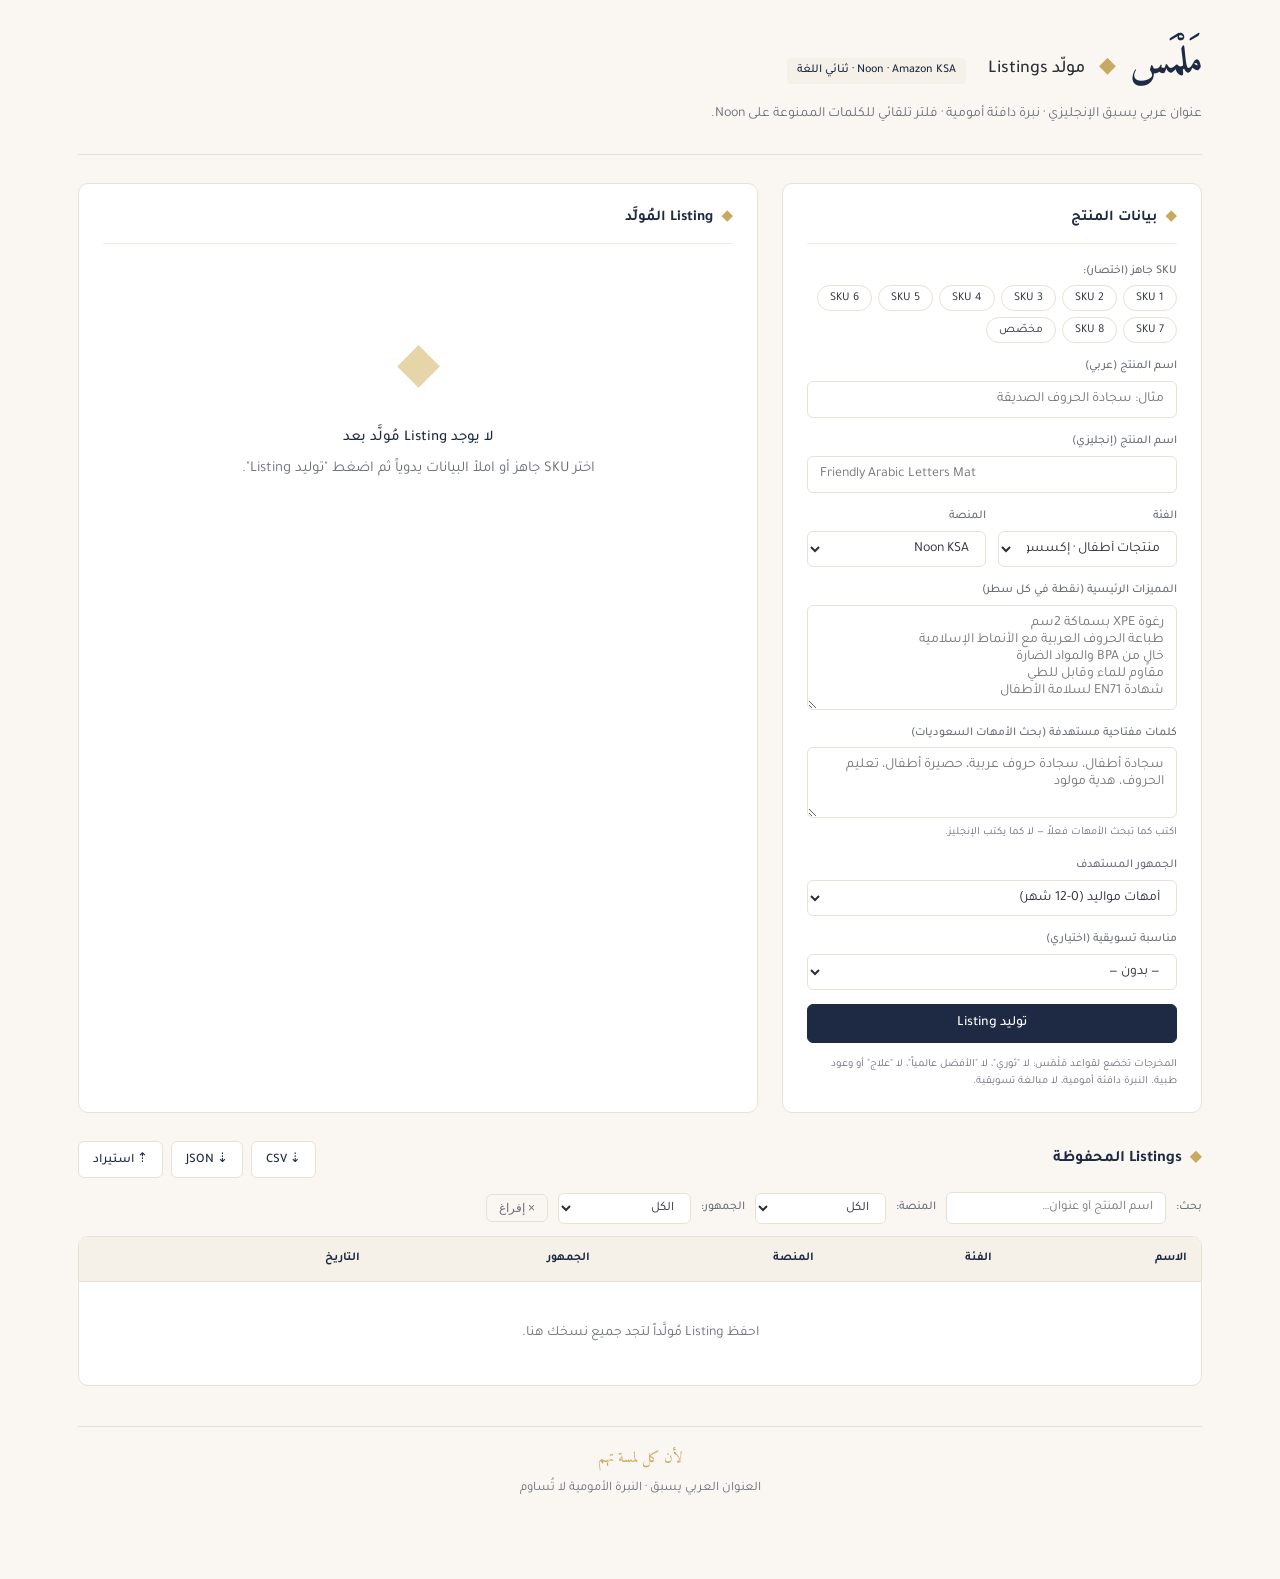
<file: miniApps/malmas_listing_generator.html>
<!DOCTYPE html>
<html dir="rtl" lang="ar">
<head>
<meta charset="UTF-8">
<meta name="viewport" content="width=device-width, initial-scale=1.0">
<title>مَلْمَس · مولّد Listings</title>
<link rel="preconnect" href="https://fonts.googleapis.com">
<link rel="preconnect" href="https://fonts.gstatic.com" crossorigin>
<link href="https://fonts.googleapis.com/css2?family=Tajawal:wght@400;500;700&family=Amiri:wght@400;700&family=Inter:wght@400;500;600&display=swap" rel="stylesheet">
<style>
  :root {
    --cream: #FAF7F2;
    --surface: #FFFFFF;
    --navy: #1E2A44;
    --navy-deep: #14203A;
    --gold: #C9A961;
    --gold-soft: #E5D5A8;
    --gold-deep: #A88841;
    --sage: #8B9A7E;
    --sage-soft: #DCE3D3;
    --sage-deep: #5F7050;
    --rose: #C97B7B;
    --rose-soft: #F0DADA;
    --rose-deep: #8E4A4A;
    --amber: #D69A4C;
    --amber-soft: #F5E2C0;
    --muted: #6B6F7A;
    --ink: #2A2E36;
    --border: #E8E2D5;
    --border-soft: #F0EBE0;
    --shade: #F5F1E8;
  }
  * { box-sizing: border-box; margin: 0; padding: 0; }
  html, body { background: var(--cream); color: var(--ink); font-family: 'Tajawal', system-ui, sans-serif; font-size: 15px; line-height: 1.65; }
  .num { font-family: 'Inter', sans-serif; font-feature-settings: "tnum" 1; direction: ltr; unicode-bidi: isolate; }
  .wrap { max-width: 1180px; margin: 0 auto; padding: 32px 28px 80px; }

  header { display: flex; flex-direction: column; gap: 8px; padding-bottom: 28px; border-bottom: 1px solid var(--border); margin-bottom: 28px; }
  .brand { display: flex; align-items: baseline; gap: 14px; flex-wrap: wrap; }
  .wordmark { font-family: 'Amiri', serif; font-size: 38px; font-weight: 700; color: var(--navy); letter-spacing: -0.5px; }
  .divider { color: var(--gold); font-size: 22px; }
  .page-title { font-size: 18px; font-weight: 500; color: var(--ink); }
  .subtitle { color: var(--muted); font-size: 14px; }
  .tag { display: inline-block; background: var(--shade); color: var(--navy); font-size: 12px; font-weight: 500; padding: 3px 10px; border-radius: 4px; margin-inline-start: 8px; }

  /* Layout: two-column */
  .layout { display: grid; grid-template-columns: 420px 1fr; gap: 24px; }
  @media (max-width: 980px) { .layout { grid-template-columns: 1fr; } }

  .panel { background: var(--surface); border: 1px solid var(--border); border-radius: 10px; padding: 22px 24px; }
  .panel-title { font-size: 15px; font-weight: 700; color: var(--navy); margin-bottom: 18px; padding-bottom: 12px; border-bottom: 1px solid var(--border-soft); display: flex; align-items: center; gap: 8px; }
  .panel-title .icon { color: var(--gold); }

  .field { display: flex; flex-direction: column; gap: 4px; margin-bottom: 14px; }
  .field label { font-size: 12px; color: var(--muted); font-weight: 500; }
  .field .hint { font-size: 11px; color: var(--muted); margin-top: 2px; }
  .field input, .field select, .field textarea { font-family: inherit; font-size: 14px; padding: 9px 12px; border: 1px solid var(--border); border-radius: 6px; background: var(--surface); color: var(--ink); width: 100%; resize: vertical; }
  .field input:focus, .field select:focus, .field textarea:focus { outline: none; border-color: var(--gold); box-shadow: 0 0 0 3px rgba(201, 169, 97, 0.15); }
  .field-row { display: grid; grid-template-columns: 1fr 1fr; gap: 12px; }

  .pill-group { display: flex; flex-wrap: wrap; gap: 6px; }
  .pill { font-family: inherit; font-size: 12px; padding: 5px 12px; border: 1px solid var(--border); border-radius: 14px; background: var(--surface); color: var(--ink); cursor: pointer; transition: all 0.15s; }
  .pill:hover { border-color: var(--gold); background: var(--shade); }
  .pill.active { background: var(--navy); color: var(--surface); border-color: var(--navy); }

  .btn { font-family: inherit; font-size: 14px; font-weight: 500; padding: 10px 18px; border-radius: 6px; cursor: pointer; transition: all 0.15s; border: 1px solid transparent; display: inline-flex; align-items: center; gap: 8px; }
  .btn-primary { background: var(--navy); color: var(--surface); border-color: var(--navy); width: 100%; justify-content: center; }
  .btn-primary:hover { background: var(--navy-deep); }
  .btn-primary:disabled { background: var(--muted); border-color: var(--muted); cursor: not-allowed; opacity: 0.6; }
  .btn-ghost { background: transparent; color: var(--navy); border-color: var(--border); }
  .btn-ghost:hover { background: var(--shade); border-color: var(--gold); }
  .btn-icon { background: transparent; border: none; color: var(--muted); cursor: pointer; padding: 4px 8px; border-radius: 4px; font-size: 13px; transition: all 0.15s; }
  .btn-icon:hover { background: var(--shade); color: var(--navy); }

  /* Output panel */
  .output-empty { text-align: center; padding: 60px 24px; color: var(--muted); }
  .output-empty .empty-icon { font-family: 'Amiri', serif; font-size: 56px; color: var(--gold-soft); margin-bottom: 12px; }

  .loading { text-align: center; padding: 60px 24px; color: var(--muted); }
  .loading .spinner { display: inline-block; width: 32px; height: 32px; border: 3px solid var(--border); border-top-color: var(--gold); border-radius: 50%; animation: spin 0.9s linear infinite; margin-bottom: 14px; }
  @keyframes spin { to { transform: rotate(360deg); } }

  .listing-section { margin-bottom: 22px; padding-bottom: 22px; border-bottom: 1px solid var(--border-soft); }
  .listing-section:last-child { border-bottom: none; margin-bottom: 0; padding-bottom: 0; }
  .listing-label { display: flex; align-items: center; gap: 10px; margin-bottom: 8px; }
  .listing-label-text { font-size: 12px; color: var(--muted); font-weight: 700; text-transform: none; }
  .listing-label-meta { font-size: 11px; color: var(--muted); font-family: 'Inter', sans-serif; }
  .listing-text { font-size: 15px; color: var(--ink); line-height: 1.7; padding: 14px 16px; background: var(--shade); border-radius: 6px; border-inline-start: 3px solid var(--gold); white-space: pre-wrap; word-wrap: break-word; }
  .listing-text.english { direction: ltr; text-align: left; font-family: 'Inter', sans-serif; font-size: 14px; }
  .listing-text.keywords { font-family: 'Inter', sans-serif; font-size: 13px; direction: ltr; text-align: left; }
  .listing-text ul { list-style: none; padding: 0; margin: 0; }
  .listing-text li { padding: 6px 0; position: relative; padding-inline-start: 20px; }
  .listing-text li::before { content: '◆'; color: var(--gold); position: absolute; inset-inline-start: 0; font-size: 10px; top: 9px; }

  .copy-btn { font-size: 11px; padding: 3px 10px; border: 1px solid var(--border); background: var(--surface); color: var(--muted); border-radius: 4px; cursor: pointer; transition: all 0.15s; font-family: inherit; }
  .copy-btn:hover { border-color: var(--gold); color: var(--navy); }
  .copy-btn.copied { background: var(--sage-soft); border-color: var(--sage); color: var(--sage-deep); }

  /* Banned word warning */
  .warning { background: var(--rose-soft); border-inline-start: 3px solid var(--rose); padding: 12px 16px; margin-bottom: 16px; border-radius: 4px; font-size: 13px; color: var(--rose-deep); }
  .warning strong { display: block; margin-bottom: 4px; }

  .compliance-banner { display: flex; align-items: center; gap: 12px; padding: 12px 16px; background: var(--sage-soft); border-radius: 6px; margin-bottom: 18px; font-size: 13px; color: var(--sage-deep); border-inline-start: 3px solid var(--sage); }
  .compliance-banner.warn { background: var(--rose-soft); color: var(--rose-deep); border-inline-start-color: var(--rose); }

  /* Library */
  .library { margin-top: 28px; }
  .library-header { display: flex; align-items: center; justify-content: space-between; margin-bottom: 14px; }
  .library-title { font-size: 16px; font-weight: 700; color: var(--navy); display: flex; align-items: center; gap: 8px; }
  .library-title .icon { color: var(--gold); }
  .library-table { background: var(--surface); border: 1px solid var(--border); border-radius: 10px; overflow: hidden; }
  table { width: 100%; border-collapse: collapse; }
  thead { background: var(--shade); }
  th { text-align: start; padding: 12px 14px; font-size: 12px; font-weight: 700; color: var(--navy); border-bottom: 1px solid var(--border); }
  td { padding: 12px 14px; border-bottom: 1px solid var(--border-soft); font-size: 13px; vertical-align: middle; }
  tbody tr:last-child td { border-bottom: none; }
  tbody tr:hover { background: var(--shade); }
  .empty-lib { text-align: center; padding: 40px 16px; color: var(--muted); font-size: 14px; }

  .platform-pill { display: inline-block; font-size: 11px; padding: 2px 8px; border-radius: 4px; font-weight: 500; background: var(--shade); color: var(--navy); }

  footer { margin-top: 40px; padding-top: 20px; border-top: 1px solid var(--border); text-align: center; color: var(--muted); font-size: 13px; }
  footer .quote { font-family: 'Amiri', serif; font-size: 15px; color: var(--gold); }

  @media (max-width: 880px) {
    .wrap { padding: 20px 16px 60px; }
    .wordmark { font-size: 30px; }
    .field-row { grid-template-columns: 1fr; }
    .lib-filters { flex-direction: column; align-items: stretch !important; }
    .lib-filters select, .lib-filters input { width: 100%; }
  }

  /* === Added: toast, modal, library filters, copy-all === */
  .toast-wrap { position: fixed; top: 24px; inset-inline-end: 24px; z-index: 200; display: flex; flex-direction: column; gap: 8px; pointer-events: none; }
  .toast {
    background: var(--navy); color: var(--surface);
    padding: 12px 18px; border-radius: 8px;
    box-shadow: 0 4px 16px rgba(20, 32, 58, 0.25);
    font-size: 14px; font-weight: 500;
    pointer-events: auto;
    border-inline-start: 3px solid var(--gold);
    max-width: 360px;
  }
  .toast.success { border-inline-start-color: var(--sage); }
  .toast.error { background: var(--rose-deep); border-inline-start-color: var(--rose-soft); }

  .modal-overlay { position: fixed; inset: 0; background: rgba(20, 32, 58, 0.55); display: none; align-items: center; justify-content: center; z-index: 100; padding: 20px; }
  .modal-overlay.show { display: flex; }
  .modal { background: var(--surface); border-radius: 12px; padding: 28px; max-width: 460px; width: 100%; }
  .modal h3 { font-family: 'Amiri', serif; font-size: 22px; color: var(--navy); margin-bottom: 8px; }
  .modal p { color: var(--muted); font-size: 14px; margin-bottom: 16px; }
  .modal-actions { display: flex; gap: 10px; justify-content: flex-end; margin-top: 18px; }

  .lib-filters {
    display: flex; align-items: center; gap: 10px;
    margin-bottom: 12px; flex-wrap: wrap;
  }
  .lib-filters select, .lib-filters input {
    font-family: inherit; font-size: 13px; padding: 7px 12px;
    border: 1px solid var(--border); border-radius: 6px;
    background: var(--surface); color: var(--ink);
  }
  .lib-filters .filter-label { font-size: 12px; color: var(--muted); font-weight: 500; }
  .lib-filters .clear-filters {
    font-size: 12px; padding: 6px 12px; border: 1px solid var(--border);
    background: transparent; color: var(--muted); border-radius: 6px; cursor: pointer;
  }
  .lib-filters .clear-filters:hover { border-color: var(--gold); color: var(--navy); }

  .toolbar-btn {
    font-family: inherit; font-size: 13px; padding: 8px 14px;
    border-radius: 6px; cursor: pointer; transition: all 0.15s;
    border: 1px solid var(--border); background: var(--surface);
    color: var(--navy); font-weight: 500;
  }
  .toolbar-btn:hover { border-color: var(--gold); background: var(--shade); }
  .hidden-input { display: none; }

  /* Copy-all bar */
  .copy-all-bar {
    background: var(--shade); border-radius: 8px;
    padding: 12px 16px; margin-bottom: 16px;
    display: flex; align-items: center; justify-content: space-between;
    gap: 12px; flex-wrap: wrap;
    border-inline-start: 3px solid var(--gold);
  }
  .copy-all-bar .label { font-size: 13px; color: var(--ink); font-weight: 500; }
</style>
</head>
<body>
<div class="wrap">

  <header>
    <div class="brand">
      <span class="wordmark">مَلْمَس</span>
      <span class="divider">◆</span>
      <span class="page-title">مولّد Listings</span>
      <span class="tag">Noon · Amazon KSA · ثنائي اللغة</span>
    </div>
    <p class="subtitle">عنوان عربي يسبق الإنجليزي · نبرة دافئة أمومية · فلتر تلقائي للكلمات الممنوعة على Noon.</p>
  </header>

  <div class="layout">

    <section class="panel">
      <div class="panel-title"><span class="icon">◆</span> بيانات المنتج</div>

      <div class="field">
        <label>SKU جاهز (اختصار):</label>
        <div class="pill-group" id="sku-pills"></div>
      </div>

      <div class="field">
        <label for="i-name">اسم المنتج (عربي)</label>
        <input id="i-name" type="text" placeholder="مثال: سجادة الحروف الصديقة">
      </div>

      <div class="field">
        <label for="i-name-en">اسم المنتج (إنجليزي)</label>
        <input id="i-name-en" type="text" placeholder="Friendly Arabic Letters Mat" dir="ltr">
      </div>

      <div class="field-row">
        <div class="field">
          <label for="i-category">الفئة</label>
          <select id="i-category">
            <option>منتجات أطفال · إكسسوارات</option>
            <option>منتجات أطفال · ألعاب تعليمية</option>
            <option>منتجات أطفال · هدايا</option>
            <option>منتجات أطفال · رضاعة</option>
            <option>منتجات أطفال · سفر</option>
          </select>
        </div>
        <div class="field">
          <label for="i-platform">المنصة</label>
          <select id="i-platform">
            <option value="noon">Noon KSA</option>
            <option value="amazon">Amazon KSA</option>
            <option value="both">Noon + Amazon</option>
          </select>
        </div>
      </div>

      <div class="field">
        <label for="i-features">المميزات الرئيسية (نقطة في كل سطر)</label>
        <textarea id="i-features" rows="5" placeholder="رغوة XPE بسماكة 2سم
طباعة الحروف العربية مع الأنماط الإسلامية
خالٍ من BPA والمواد الضارة
مقاوم للماء وقابل للطي
شهادة EN71 لسلامة الأطفال"></textarea>
      </div>

      <div class="field">
        <label for="i-keywords">كلمات مفتاحية مستهدفة (بحث الأمهات السعوديات)</label>
        <textarea id="i-keywords" rows="3" placeholder="سجادة أطفال، سجادة حروف عربية، حصيرة أطفال، تعليم الحروف، هدية مولود"></textarea>
        <span class="hint">اكتب كما تبحث الأمهات فعلاً — لا كما يكتب الإنجليز.</span>
      </div>

      <div class="field">
        <label for="i-audience">الجمهور المستهدف</label>
        <select id="i-audience">
          <option value="newborn">أمهات مواليد (0-12 شهر)</option>
          <option value="toddler">أمهات أطفال 1-3 سنوات</option>
          <option value="preschool">أمهات أطفال 3-6 سنوات</option>
          <option value="gift">جمهور هدايا (عقيقة، baby shower)</option>
          <option value="general">جمهور عام للأمهات</option>
        </select>
      </div>

      <div class="field">
        <label for="i-occasion">مناسبة تسويقية (اختياري)</label>
        <select id="i-occasion">
          <option value="">— بدون —</option>
          <option value="ramadan">رمضان</option>
          <option value="eid">عيد الفطر / الأضحى</option>
          <option value="aqeeqa">عقيقة المولود</option>
          <option value="back-to-school">العودة للمدارس</option>
          <option value="white-friday">الجمعة البيضاء</option>
        </select>
      </div>

      <button class="btn btn-primary" id="generate-btn">
        <span id="btn-label">توليد Listing</span>
      </button>

      <div style="margin-top:14px; font-size:11px; color: var(--muted); line-height:1.5;">
        المخرجات تخضع لقواعد مَلْمَس: لا "ثوري"، لا "الأفضل عالمياً"، لا "علاج" أو وعود طبية. النبرة دافئة أمومية، لا مبالغة تسويقية.
      </div>
    </section>

    <section class="panel" style="min-height:500px;">
      <div class="panel-title"><span class="icon">◆</span> Listing المُولَّد</div>
      <div id="output"></div>
    </section>

  </div>

  <div class="library">
    <div class="library-header">
      <div class="library-title"><span class="icon">◆</span> Listings المحفوظة</div>
      <div style="display:flex; gap:8px; flex-wrap:wrap;">
        <button class="toolbar-btn" id="export-btn">⇣ CSV</button>
        <button class="toolbar-btn" id="export-json-btn">⇣ JSON</button>
        <button class="toolbar-btn" id="import-json-btn">⇡ استيراد</button>
        <input type="file" id="import-file" class="hidden-input" accept="application/json,.json">
      </div>
    </div>

    <div class="lib-filters">
      <span class="filter-label">بحث:</span>
      <input id="filter-search" type="search" placeholder="اسم المنتج أو عنوان…" style="min-width: 220px;">
      <span class="filter-label">المنصة:</span>
      <select id="filter-platform">
        <option value="">الكل</option>
        <option value="noon">Noon KSA</option>
        <option value="amazon">Amazon KSA</option>
        <option value="both">Noon + Amazon</option>
      </select>
      <span class="filter-label">الجمهور:</span>
      <select id="filter-audience">
        <option value="">الكل</option>
        <option value="newborn">مواليد 0-12 شهر</option>
        <option value="toddler">1-3 سنوات</option>
        <option value="preschool">3-6 سنوات</option>
        <option value="gift">هدايا</option>
        <option value="general">عام</option>
      </select>
      <button class="clear-filters" id="clear-filters">× إفراغ</button>
    </div>

    <div class="library-table">
      <table>
        <thead>
          <tr>
            <th>الاسم</th>
            <th>الفئة</th>
            <th>المنصة</th>
            <th>الجمهور</th>
            <th>التاريخ</th>
            <th></th>
          </tr>
        </thead>
        <tbody id="library-rows"></tbody>
      </table>
      <div class="empty-lib" id="empty-lib">احفظ Listing مُولَّداً لتجد جميع نسخك هنا.</div>
    </div>
  </div>

  <footer>
    <div class="quote">لأن كل لمسة تهم</div>
    <div style="margin-top:6px;">العنوان العربي يسبق · النبرة الأمومية لا تُساوم</div>
  </footer>

</div>

<!-- Toast -->
<div class="toast-wrap" id="toast-wrap"></div>

<!-- Confirm modal -->
<div class="modal-overlay" id="confirm-modal">
  <div class="modal">
    <h3 id="confirm-title">—</h3>
    <p id="confirm-message">—</p>
    <div class="modal-actions">
      <button class="btn btn-ghost" id="confirm-cancel">إلغاء</button>
      <button class="btn btn-primary" id="confirm-ok" style="width: auto;">تأكيد</button>
    </div>
  </div>
</div>

<script>
'use strict';

// ============ Storage adapter (localStorage-backed) ============
window.storage = (function () {
  return {
    async get(key) {
      try { const v = localStorage.getItem(key); return v == null ? null : { value: v }; }
      catch { return null; }
    },
    async set(key, value) {
      try { localStorage.setItem(key, value); } catch (e) { console.error('storage.set failed', e); }
    },
    async delete(key) {
      try { localStorage.removeItem(key); } catch { }
    },
    async list(prefix) {
      const keys = [];
      try {
        for (let i = 0; i < localStorage.length; i++) {
          const k = localStorage.key(i);
          if (k && k.startsWith(prefix)) keys.push(k);
        }
      } catch { }
      return { keys };
    }
  };
})();

// ============ SKU Presets ============
const SKU_PRESETS = {
  sku1: {
    name: 'حقيبة منظّم العربة',
    nameEn: 'Stroller Organizer Bag',
    category: 'منتجات أطفال · إكسسوارات',
    features: 'حاملات أكواب 9سم تناسب القوارير الكبيرة\nسحّابات YKK مقاومة وطويلة الأمد\nشاشة TPU لمسية تتسع للهاتف بالغطاء\nأشرطة سيليكون مانعة للانزلاق\nخياطة مزدوجة مع تثبيت في نقاط الإجهاد\nقماش بوليستر 600D مقاوم للماء',
    keywords: 'منظم عربة أطفال، حقيبة عربة، إكسسوارات عربات الأطفال، منظم تخزين عربة',
    audience: 'toddler'
  },
  sku2: {
    name: 'وسادة الرضاعة الآمنة',
    nameEn: 'Safe Nursing Pillow',
    category: 'منتجات أطفال · رضاعة',
    features: 'حاجز أمان 14سم يمنع انزلاق الطفل\nحشوة ذاكرية تحافظ على شكلها\nغطاء قطن 100% قابل للغسل\nسحّاب مخفي حماية للطفل\nعرض 28 بوصة يناسب جميع المقاسات\nاستخدام متعدد المراحل من الرضاعة للجلوس',
    keywords: 'وسادة رضاعة، وسادة إرضاع، وسادة الأم والطفل، وسادة دعم الرضاعة',
    audience: 'newborn'
  },
  sku3: {
    name: 'سجادة الحروف الصديقة',
    nameEn: 'Friendly Arabic Letters Mat',
    category: 'منتجات أطفال · ألعاب تعليمية',
    features: 'الحروف الأبجدية العربية بتصميم أنيق\nأنماط هندسية إسلامية أصيلة\nرغوة XPE بسماكة 2سم مناسبة للأرضيات الرخامية\nخالٍ من المواد الضارة BPA-Free\nمقاوم للماء وسهل التنظيف\nقابل للطي للتخزين والسفر\nشهادة EN71 لسلامة الأطفال',
    keywords: 'سجادة أطفال، سجادة حروف عربية، حصيرة أطفال، تعليم الحروف، سجادة لعب',
    audience: 'preschool'
  },
  sku4: {
    name: 'هدية العقيقة الفاخرة',
    nameEn: 'Premium Aqeeqa Gift Bundle',
    category: 'منتجات أطفال · هدايا',
    features: 'صندوق هدايا فاخر بشعار ذهبي\nشريط ساتان وبطاقة تهنئة مذهّبة\nيحتوي منظم عربة + وسادة رضاعة + سجادة صغيرة\nتغليف يحافظ على عرض المنتجات\nختم شمعي ذهبي على المغلف\nتجربة فتح أنيقة تستحق التصوير',
    keywords: 'هدية عقيقة، هدية مولود، هدية بيبي شور، صندوق هدايا أطفال، هدية رضيع',
    audience: 'gift'
  },
  sku5: {
    name: 'حقيبة ظهر الحفاضات',
    nameEn: 'Diaper Backpack',
    category: 'منتجات أطفال · سفر',
    features: '16+ جيب منظّم بدقة\nثلاثة جيوب معزولة للزجاجات\nموزّع مناديل أمامي للوصول بيد واحدة\nسجادة تغيير حفاض كبيرة قابلة للطي\nأشرطة كتف مبطّنة مع شبكة تهوية\nتصميم محايد يناسب الأب والأم',
    keywords: 'حقيبة حفاضات، حقيبة ظهر مولود، حقيبة بيبي، شنطة أطفال',
    audience: 'newborn'
  },
  sku6: {
    name: 'مصباح الليل + صوت',
    nameEn: 'Night Light + Sound',
    category: 'منتجات أطفال · إكسسوارات',
    features: 'إضاءة دافئة قابلة للتعديل\nأصوات هادئة مهدّئة للنوم\nمؤقّت ذكي يطفئ تلقائياً\nتصميم ناعم يلائم غرفة المولود\nبطارية تدوم ساعات طويلة',
    keywords: 'مصباح غرفة الطفل، إضاءة ليلية، مهدّئ نوم رضيع، أصوات الرضع',
    audience: 'newborn'
  },
  sku7: {
    name: 'طقم تغذية سيليكون',
    nameEn: 'Silicone Feeding Kit',
    category: 'منتجات أطفال · رضاعة',
    features: 'سيليكون آمن خالٍ من BPA\nصحن وكوب وملعقة بتصميم مريح\nقاعدة مانعة للانزلاق\nيناسب غسالة الصحون والميكروويف\nألوان دافئة تشجّع الطفل على الأكل',
    keywords: 'طقم تغذية، سيليكون أطفال، صحن طفل، أدوات أكل رضيع',
    audience: 'toddler'
  },
  sku8: {
    name: 'الدُمى الناعمة',
    nameEn: 'Plush Toys',
    category: 'منتجات أطفال · ألعاب تعليمية',
    features: 'قماش قطني فاخر ناعم اللمس\nحشوة آمنة قابلة للغسل\nخياطة مزدوجة قوية\nتصميم خليجي مميّز\nخالية من الأجزاء الصغيرة الخطرة',
    keywords: 'دُمى أطفال، ألعاب قماشية، دمى ناعمة، لعبة هادئة',
    audience: 'toddler'
  }
};

// ============ Banned words (Noon/Amazon KSA + brand rules) ============
const BANNED_WORDS_AR = [
  'ثوري', 'ثورية', 'الأفضل عالمياً', 'الأفضل في العالم', 'الأرخص',
  'علاج', 'يعالج', 'شفاء', 'يشفي', 'دواء',
  'الأول', 'رقم 1', 'لا منافس', '#1',
  'مضمون 100%', 'ضمان شفاء', 'معجزة',
  'الأقوى', 'الأسرع', 'الأذكى'
];
const BANNED_WORDS_EN = [
  'revolutionary', 'best in the world', 'world\'s best', 'cure', 'cures', 'heal', 'heals',
  '#1', 'number one', 'no competition', 'cheapest',
  '100% guaranteed', 'miracle', 'medical-grade'
];

// ============ State ============
let library = [];
let currentSku = null;
let lastGenerated = null;
let libFilters = { search: '', platform: '', audience: '' };

// ============ Toast ============
function toast(message, type = 'info', durationMs = 2600) {
  const wrap = document.getElementById('toast-wrap');
  if (!wrap) return;
  const el = document.createElement('div');
  el.className = 'toast' + (type === 'success' ? ' success' : type === 'error' ? ' error' : '');
  el.textContent = message;
  wrap.appendChild(el);
  setTimeout(() => {
    el.style.transition = 'opacity 0.25s';
    el.style.opacity = '0';
    setTimeout(() => el.remove(), 280);
  }, durationMs);
}

// ============ Confirm modal ============
function confirmModal(title, message, okText = 'تأكيد') {
  return new Promise(resolve => {
    const modal = document.getElementById('confirm-modal');
    document.getElementById('confirm-title').textContent = title;
    document.getElementById('confirm-message').textContent = message;
    const okBtn = document.getElementById('confirm-ok');
    const cancelBtn = document.getElementById('confirm-cancel');
    okBtn.textContent = okText;
    modal.classList.add('show');
    setTimeout(() => okBtn.focus(), 30);
    const onOk = () => { cleanup(); resolve(true); };
    const onCancel = () => { cleanup(); resolve(false); };
    const onKey = (e) => {
      if (e.key === 'Escape') onCancel();
      else if (e.key === 'Enter') onOk();
    };
    function cleanup() {
      modal.classList.remove('show');
      okBtn.removeEventListener('click', onOk);
      cancelBtn.removeEventListener('click', onCancel);
      document.removeEventListener('keydown', onKey);
    }
    okBtn.addEventListener('click', onOk);
    cancelBtn.addEventListener('click', onCancel);
    document.addEventListener('keydown', onKey);
  });
}

// ============ Storage ============
async function loadLibrary() {
  try {
    const list = await window.storage.list('listing:lib:');
    if (list && list.keys) {
      const items = await Promise.all(
        list.keys.map(async k => {
          try {
            const r = await window.storage.get(k);
            return r ? JSON.parse(r.value) : null;
          } catch { return null; }
        })
      );
      library = items.filter(Boolean).sort((a, b) => (b.savedAt || 0) - (a.savedAt || 0));
    }
  } catch (e) { library = []; }
  renderLibrary();
}

async function persistListing(l) {
  try { await window.storage.set('listing:lib:' + l.id, JSON.stringify(l)); } catch (e) { }
}

async function removeListing(id) {
  try { await window.storage.delete('listing:lib:' + id); } catch (e) { }
}

// ============ SKU Pills ============
function renderSkuPills() {
  const container = document.getElementById('sku-pills');
  const labels = [
    { key: 'sku1', label: 'SKU 1' },
    { key: 'sku2', label: 'SKU 2' },
    { key: 'sku3', label: 'SKU 3' },
    { key: 'sku4', label: 'SKU 4' },
    { key: 'sku5', label: 'SKU 5' },
    { key: 'sku6', label: 'SKU 6' },
    { key: 'sku7', label: 'SKU 7' },
    { key: 'sku8', label: 'SKU 8' }
  ];
  container.innerHTML = labels.map(l =>
    `<button class="pill" data-sku="${l.key}">${l.label}</button>`
  ).join('') + '<button class="pill" data-sku="">مخصّص</button>';
  container.querySelectorAll('.pill').forEach(p => {
    p.addEventListener('click', () => applySku(p.dataset.sku));
  });
}

function applySku(key) {
  document.querySelectorAll('#sku-pills .pill').forEach(p => p.classList.toggle('active', p.dataset.sku === key));
  currentSku = key;
  if (!key) return;
  const s = SKU_PRESETS[key];
  if (!s) return;
  document.getElementById('i-name').value = s.name;
  document.getElementById('i-name-en').value = s.nameEn;
  document.getElementById('i-category').value = s.category;
  document.getElementById('i-features').value = s.features;
  document.getElementById('i-keywords').value = s.keywords;
  document.getElementById('i-audience').value = s.audience;
}

// ============ Compliance check ============
function checkBannedWords(text) {
  const lower = (text || '').toLowerCase();
  const hits = [];
  for (const w of BANNED_WORDS_AR) {
    if (text.includes(w)) hits.push(w);
  }
  for (const w of BANNED_WORDS_EN) {
    if (lower.includes(w.toLowerCase())) hits.push(w);
  }
  return [...new Set(hits)];
}

// ============ Claude API call ============
async function generateListing() {
  const name = document.getElementById('i-name').value.trim();
  if (!name) { toast('الرجاء إدخال اسم المنتج بالعربية.', 'error'); return; }
  const nameEn = document.getElementById('i-name-en').value.trim();
  const category = document.getElementById('i-category').value;
  const platform = document.getElementById('i-platform').value;
  const features = document.getElementById('i-features').value.trim();
  const keywords = document.getElementById('i-keywords').value.trim();
  const audience = document.getElementById('i-audience').value;
  const occasion = document.getElementById('i-occasion').value;

  const audienceLabels = {
    newborn: 'أمهات مواليد 0-12 شهر',
    toddler: 'أمهات أطفال 1-3 سنوات',
    preschool: 'أمهات أطفال 3-6 سنوات',
    gift: 'مشترو هدايا للعقيقة وbaby shower',
    general: 'الأمهات السعوديات بشكل عام'
  };

  const occasionLabels = {
    'ramadan': 'رمضان', 'eid': 'العيد', 'aqeeqa': 'العقيقة',
    'back-to-school': 'العودة للمدارس', 'white-friday': 'الجمعة البيضاء'
  };

  const platformLabel = platform === 'noon' ? 'Noon KSA' : platform === 'amazon' ? 'Amazon KSA' : 'Noon + Amazon KSA';

  const prompt = `أنت كاتب محتوى تسويقي محترف لعلامة مَلْمَس (Malmas) — علامة سعودية فاخرة لمنتجات الأطفال، شعارها "لأن كل لمسة تهم". الهوية البصرية: رمل دافئ، مريمية، وردي خفيف، ذهبي، خط عربي مطرّز.

اكتب listing احترافي لمنصة ${platformLabel} لهذا المنتج، مع الالتزام الصارم بالقواعد التالية:

**معلومات المنتج:**
- الاسم بالعربية: ${name}
${nameEn ? '- الاسم بالإنجليزية: ' + nameEn : ''}
- الفئة: ${category}
- الجمهور المستهدف: ${audienceLabels[audience]}
${occasion ? '- المناسبة التسويقية: ' + occasionLabels[occasion] : ''}

**المميزات الرئيسية:**
${features}

**كلمات مفتاحية مستهدفة (بحث الأمهات السعوديات):**
${keywords}

**قواعد العلامة (إلزامية):**
1. العربية أولاً دائماً — كل قسم يبدأ بالعربية ثم الإنجليزية.
2. النبرة: دافئة، أمومية، واثقة. لا مبالغة تسويقية ولا وعود طبية.
3. ممنوع منعاً باتاً: كلمات مثل "ثوري"، "الأفضل عالمياً"، "علاج"، "يشفي"، "رقم 1"، "الأقوى"، "معجزة" — تخالف سياسات Noon.
4. ربط المنتج بلحظة حياتية واقعية (مشي مع الرضيع، رضاعة هادئة، عقيقة مولود، تعلّم الحروف...).
5. لا تستخدم أي مرجع لمنتج منافس أو علامة تجارية أخرى.
6. الإيموجي المسموح فقط: 🤍 ✨ 🌿 — بتحفّظ شديد. ممنوع: 🔥 💯 🚀.
7. لا وعود طبية أو ادعاءات صحية غير مدعومة.

**أخرج النتيجة بصيغة JSON صرف فقط — لا تكتب أي نص خارج JSON، ولا backticks ولا markdown:**

{
  "title_ar": "عنوان عربي بين 60-120 حرف، يبدأ باسم المنتج ثم 2-3 مميزات رئيسية، يحتوي كلمات مفتاحية طبيعية",
  "title_en": "English title 60-120 chars, mirrors the Arabic structure naturally",
  "bullets_ar": ["نقطة 1 بالعربية تركّز على فائدة واحدة وتذكر اللحظة الحياتية", "نقطة 2", "نقطة 3", "نقطة 4", "نقطة 5"],
  "bullets_en": ["Bullet 1 in English mirroring the Arabic with idiomatic phrasing", "Bullet 2", "Bullet 3", "Bullet 4", "Bullet 5"],
  "description_ar": "وصف عربي 3-4 فقرات قصيرة (مجموع 150-220 كلمة). الفقرة الأولى تربط المنتج بلحظة عاطفية لأم سعودية. الثانية تشرح أهم المميزات بإيجاز. الثالثة تذكر السلامة والجودة. الرابعة (اختيارية) تتعلق بالمناسبة إن وُجدت.",
  "description_en": "English description 3-4 short paragraphs (150-220 words total) mirroring the Arabic — same emotional arc, same key features.",
  "backend_keywords": "8-12 كلمة مفتاحية مفصولة بفواصل، تشمل صيغ بحث متعددة للأمهات السعوديات (بدون تكرار الكلمات الموجودة في العنوان)",
  "compliance_notes": "ملاحظة قصيرة 1-2 سطر تؤكد أن المحتوى يلتزم بقواعد Noon ولا يحتوي كلمات ممنوعة"
}`;

  setLoading(true);

  try {
    const response = await fetch('/api/generate', {
      method: 'POST',
      headers: { 'Content-Type': 'application/json' },
      credentials: 'same-origin',
      body: JSON.stringify({ prompt, max_tokens: 2400 })
    });

    const data = await response.json().catch(() => ({}));
    if (!response.ok) {
      const msg = data.error || ('HTTP ' + response.status);
      const detail = data.detail ? ' — ' + data.detail : '';
      throw new Error(msg + detail);
    }

    const text = data.text || '';
    const cleaned = text.replace(/```json\s*/gi, '').replace(/```\s*$/gi, '').trim();

    let parsed;
    try {
      parsed = JSON.parse(cleaned);
    } catch (e) {
      // try to extract JSON block
      const match = cleaned.match(/\{[\s\S]*\}/);
      if (!match) throw new Error('لم يتم إرجاع JSON صالح من النموذج.');
      parsed = JSON.parse(match[0]);
    }

    lastGenerated = {
      id: 'lst_' + Date.now() + '_' + Math.random().toString(36).slice(2, 7),
      inputs: { name, nameEn, category, platform, features, keywords, audience, occasion },
      output: parsed,
      savedAt: Date.now()
    };

    renderOutput(parsed);
  } catch (err) {
    document.getElementById('output').innerHTML =
      `<div class="warning"><strong>خطأ في التوليد:</strong>${escapeHtml(err.message)}</div>
       <div style="text-align:center; color: var(--muted); padding: 20px; font-size: 13px;">
         تأكّد من اتصالك بالإنترنت وحاول مرة أخرى. إذا تكرّر الخطأ، راجع وحدة Anthropic API.
       </div>`;
  } finally {
    setLoading(false);
  }
}

function setLoading(loading) {
  document.getElementById('generate-btn').disabled = loading;
  document.getElementById('btn-label').textContent = loading ? 'جارٍ التوليد...' : 'توليد Listing';
  if (loading) {
    document.getElementById('output').innerHTML =
      `<div class="loading"><div class="spinner"></div><div>جارٍ توليد المحتوى بأسلوب مَلْمَس...</div></div>`;
  }
}

// ============ Render output ============
function renderOutput(o) {
  // Compliance check
  const allText = [
    o.title_ar, o.title_en,
    ...(o.bullets_ar || []), ...(o.bullets_en || []),
    o.description_ar, o.description_en, o.backend_keywords
  ].filter(Boolean).join('\n');
  const bannedHits = checkBannedWords(allText);

  const titleArLen = (o.title_ar || '').length;
  const titleEnLen = (o.title_en || '').length;
  const descArWords = (o.description_ar || '').split(/\s+/).filter(Boolean).length;
  const descEnWords = (o.description_en || '').split(/\s+/).filter(Boolean).length;

  const complianceBanner = bannedHits.length > 0
    ? `<div class="compliance-banner warn"><strong>⚠ كلمات ممنوعة مُكتشفة:</strong> ${bannedHits.map(escapeHtml).join('، ')} — راجع المحتوى يدوياً قبل النشر.</div>`
    : `<div class="compliance-banner">✓ النص يلتزم بقواعد Noon — لا كلمات ممنوعة.</div>`;

  // نخزّن نصوص النسخ في كائن مُفهرس بمفتاح بدلاً من حقن JSON داخل onclick (يكسر مع العربية).
  window.__listingCopyTexts = {
    'title_ar': o.title_ar || '',
    'title_en': o.title_en || '',
    'bullets_ar': (o.bullets_ar || []).join('\n'),
    'bullets_en': (o.bullets_en || []).join('\n'),
    'description_ar': o.description_ar || '',
    'description_en': o.description_en || '',
    'backend_keywords': o.backend_keywords || ''
  };

  const saveBtn = `<button class="btn btn-ghost" id="save-lib-btn" style="margin-top:16px; width:100%; justify-content:center;">حفظ في المكتبة</button>`;

  // "نسخ الكل" — يجمع كل أقسام الـ listing كنص واحد للصق في Excel / Noon dashboard.
  const fullText = [
    '— Title (AR) —', o.title_ar || '',
    '', '— Title (EN) —', o.title_en || '',
    '', '— Bullets (AR) —', ...(o.bullets_ar || []).map((b, i) => (i+1) + '. ' + b),
    '', '— Bullets (EN) —', ...(o.bullets_en || []).map((b, i) => (i+1) + '. ' + b),
    '', '— Description (AR) —', o.description_ar || '',
    '', '— Description (EN) —', o.description_en || '',
    '', '— Backend Keywords —', o.backend_keywords || ''
  ].join('\n');
  window.__listingFullText = fullText;
  const copyAllBar = `<div class="copy-all-bar">
    <span class="label">جاهز للنسخ — كل الأقسام في كتلة واحدة</span>
    <button class="copy-btn" id="copy-all-btn">⎘ نسخ Listing كاملاً</button>
  </div>`;

  const out = document.getElementById('output');
  out.innerHTML = complianceBanner + copyAllBar + `

    <div class="listing-section">
      <div class="listing-label">
        <span class="listing-label-text">العنوان (عربي)</span>
        <span class="listing-label-meta">${titleArLen} حرف</span>
        <button class="copy-btn" data-copy-key="title_ar">نسخ</button>
      </div>
      <div class="listing-text">${escapeHtml(o.title_ar || '—')}</div>
    </div>

    <div class="listing-section">
      <div class="listing-label">
        <span class="listing-label-text">Title (English)</span>
        <span class="listing-label-meta">${titleEnLen} chars</span>
        <button class="copy-btn" data-copy-key="title_en">Copy</button>
      </div>
      <div class="listing-text english">${escapeHtml(o.title_en || '—')}</div>
    </div>

    <div class="listing-section">
      <div class="listing-label">
        <span class="listing-label-text">المميزات (عربي)</span>
        <button class="copy-btn" data-copy-key="bullets_ar">نسخ</button>
      </div>
      <div class="listing-text">
        <ul>${(o.bullets_ar || []).map(b => '<li>' + escapeHtml(b) + '</li>').join('')}</ul>
      </div>
    </div>

    <div class="listing-section">
      <div class="listing-label">
        <span class="listing-label-text">Bullets (English)</span>
        <button class="copy-btn" data-copy-key="bullets_en">Copy</button>
      </div>
      <div class="listing-text english">
        <ul>${(o.bullets_en || []).map(b => '<li>' + escapeHtml(b) + '</li>').join('')}</ul>
      </div>
    </div>

    <div class="listing-section">
      <div class="listing-label">
        <span class="listing-label-text">الوصف (عربي)</span>
        <span class="listing-label-meta">${descArWords} كلمة</span>
        <button class="copy-btn" data-copy-key="description_ar">نسخ</button>
      </div>
      <div class="listing-text">${escapeHtml(o.description_ar || '—')}</div>
    </div>

    <div class="listing-section">
      <div class="listing-label">
        <span class="listing-label-text">Description (English)</span>
        <span class="listing-label-meta">${descEnWords} words</span>
        <button class="copy-btn" data-copy-key="description_en">Copy</button>
      </div>
      <div class="listing-text english">${escapeHtml(o.description_en || '—')}</div>
    </div>

    <div class="listing-section">
      <div class="listing-label">
        <span class="listing-label-text">Backend Keywords</span>
        <button class="copy-btn" data-copy-key="backend_keywords">نسخ</button>
      </div>
      <div class="listing-text keywords">${escapeHtml(o.backend_keywords || '—')}</div>
    </div>

    ${saveBtn}
  `;

  out.querySelectorAll('.copy-btn[data-copy-key]').forEach(btn => {
    btn.addEventListener('click', () => copyText(btn, window.__listingCopyTexts[btn.dataset.copyKey] || ''));
  });
  const copyAllEl = out.querySelector('#copy-all-btn');
  if (copyAllEl) copyAllEl.addEventListener('click', () => copyText(copyAllEl, window.__listingFullText || ''));
  const saveEl = out.querySelector('#save-lib-btn');
  if (saveEl) saveEl.addEventListener('click', saveLastGenerated);
}

async function copyText(btn, text) {
  try {
    await navigator.clipboard.writeText(text);
    const original = btn.textContent;
    btn.classList.add('copied');
    btn.textContent = '✓ تم النسخ';
    setTimeout(() => { btn.classList.remove('copied'); btn.textContent = original; }, 1500);
  } catch (e) { toast('فشل النسخ — انسخ يدوياً.', 'error'); }
}

async function saveLastGenerated() {
  if (!lastGenerated) { toast('لا يوجد Listing لحفظه.', 'error'); return; }
  await persistListing(lastGenerated);
  // تحديث في المكان إن وُجد (لا تكرار)
  const idx = library.findIndex(x => x.id === lastGenerated.id);
  if (idx >= 0) library[idx] = lastGenerated;
  else library.unshift(lastGenerated);
  renderLibrary();
  toast('تم الحفظ في المكتبة.', 'success');
}

window.loadLibraryEntry = function(id) {
  const l = library.find(x => x.id === id);
  if (!l) return;
  lastGenerated = l;
  document.getElementById('i-name').value = l.inputs.name || '';
  document.getElementById('i-name-en').value = l.inputs.nameEn || '';
  document.getElementById('i-category').value = l.inputs.category || '';
  document.getElementById('i-platform').value = l.inputs.platform || 'noon';
  document.getElementById('i-features').value = l.inputs.features || '';
  document.getElementById('i-keywords').value = l.inputs.keywords || '';
  document.getElementById('i-audience').value = l.inputs.audience || 'general';
  document.getElementById('i-occasion').value = l.inputs.occasion || '';
  renderOutput(l.output);
  toast('تم تحميل Listing المحفوظ.', 'success');
  window.scrollTo({ top: 0, behavior: 'smooth' });
};

window.deleteLibraryEntry = async function(id) {
  const l = library.find(x => x.id === id);
  if (!l) return;
  const ok = await confirmModal('حذف من المكتبة', 'حذف "' + (l.inputs.name || '—') + '" نهائياً؟', 'حذف');
  if (!ok) return;
  await removeListing(id);
  library = library.filter(x => x.id !== id);
  renderLibrary();
  toast('تم الحذف.', 'success');
};

// ============ Library filters ============
function applyLibFilters(list) {
  const q = (libFilters.search || '').toLowerCase();
  return list.filter(l => {
    if (libFilters.platform && (l.inputs.platform || '') !== libFilters.platform) return false;
    if (libFilters.audience && (l.inputs.audience || '') !== libFilters.audience) return false;
    if (q) {
      const hay = ((l.inputs.name || '') + ' ' + (l.inputs.nameEn || '') + ' ' + (l.output.title_ar || '') + ' ' + (l.output.title_en || '')).toLowerCase();
      if (!hay.includes(q)) return false;
    }
    return true;
  });
}

function renderLibrary() {
  const tbody = document.getElementById('library-rows');
  const empty = document.getElementById('empty-lib');
  const filtered = applyLibFilters(library);
  if (filtered.length === 0) {
    tbody.innerHTML = '';
    empty.style.display = 'block';
    const hasFilters = libFilters.search || libFilters.platform || libFilters.audience;
    empty.textContent = (library.length > 0 && hasFilters)
      ? 'لا نتائج للفلاتر الحالية — جرّب توسيع البحث.'
      : 'احفظ Listing مُولَّداً لتجد جميع نسخك هنا.';
    return;
  }
  empty.style.display = 'none';
  const platformLabel = (p) => ({ noon: 'Noon', amazon: 'Amazon', both: 'Noon+Amazon' }[p] || p);
  const audienceLabel = (a) => ({
    newborn: 'مواليد', toddler: 'أطفال 1-3', preschool: '3-6 سنوات',
    gift: 'هدايا', general: 'عام'
  }[a] || a);

  tbody.innerHTML = filtered.map(l => {
    const date = new Date(l.savedAt).toISOString().slice(0, 10);
    return `<tr>
      <td>
        <div style="font-weight:500; color: var(--navy);">${escapeHtml(l.inputs.name || '—')}</div>
        <div style="font-size:11px; color: var(--muted);">${escapeHtml((l.output.title_ar || '').slice(0, 70))}${(l.output.title_ar || '').length > 70 ? '...' : ''}</div>
      </td>
      <td style="font-size:12px;">${escapeHtml(l.inputs.category || '—')}</td>
      <td><span class="platform-pill">${platformLabel(l.inputs.platform)}</span></td>
      <td style="font-size:12px;">${audienceLabel(l.inputs.audience)}</td>
      <td class="num" style="font-size:12px; color: var(--muted);">${date}</td>
      <td style="white-space:nowrap;">
        <button class="btn-icon" onclick="loadLibraryEntry('${l.id}')" title="تحميل">↺</button>
        <button class="btn-icon" onclick="deleteLibraryEntry('${l.id}')" title="حذف" style="color: var(--rose-deep);">×</button>
      </td>
    </tr>`;
  }).join('');
}

function exportLibrary() {
  if (library.length === 0) { toast('لا توجد listings للتصدير.', 'error'); return; }
  const headers = ['Product (AR)','Product (EN)','Category','Platform','Audience','Title AR','Title EN','Bullets AR','Bullets EN','Description AR','Description EN','Backend Keywords','Saved'];
  const rows = library.map(l => [
    l.inputs.name, l.inputs.nameEn, l.inputs.category, l.inputs.platform, l.inputs.audience,
    l.output.title_ar, l.output.title_en,
    (l.output.bullets_ar || []).join(' | '), (l.output.bullets_en || []).join(' | '),
    l.output.description_ar, l.output.description_en, l.output.backend_keywords,
    new Date(l.savedAt).toISOString().slice(0,10)
  ].map(v => {
    const s = String(v ?? '').replace(/\n/g, ' ');
    return /[",]/.test(s) ? '"' + s.replace(/"/g, '""') + '"' : s;
  }).join(','));
  const csv = '\uFEFF' + [headers.join(','), ...rows].join('\n');
  const blob = new Blob([csv], { type: 'text/csv;charset=utf-8' });
  const url = URL.createObjectURL(blob);
  const a = document.createElement('a');
  a.href = url;
  a.download = 'malmas_listings_' + new Date().toISOString().slice(0,10) + '.csv';
  a.click();
  URL.revokeObjectURL(url);
}

function escapeHtml(s) {
  if (s === null || s === undefined) return '';
  return String(s).replace(/[&<>"']/g, c => ({ '&':'&amp;','<':'&lt;','>':'&gt;','"':'&quot;',"'":'&#39;' }[c]));
}

function download(filename, content, mime) {
  const blob = new Blob([content], { type: mime || 'text/plain;charset=utf-8' });
  const url = URL.createObjectURL(blob);
  const a = document.createElement('a');
  a.href = url;
  a.download = filename;
  a.click();
  URL.revokeObjectURL(url);
}

function exportLibraryJSON() {
  if (library.length === 0) { toast('لا توجد listings للتصدير.', 'error'); return; }
  download(
    'malmas_listings_' + new Date().toISOString().slice(0,10) + '.json',
    JSON.stringify(library, null, 2),
    'application/json;charset=utf-8'
  );
  toast('تم تصدير JSON.', 'success');
}

async function importLibraryJSON(file) {
  let raw;
  try {
    const text = await file.text();
    raw = JSON.parse(text);
  } catch {
    toast('الملف ليس JSON صالحاً.', 'error');
    return;
  }
  const list = Array.isArray(raw) ? raw : [raw];
  let added = 0;
  for (const l of list) {
    if (!l || !l.inputs || !l.output) continue;
    const item = {
      inputs: l.inputs,
      output: l.output,
      id: 'lst_' + Date.now() + '_' + Math.random().toString(36).slice(2, 7),
      savedAt: Date.now()
    };
    await persistListing(item);
    library.unshift(item);
    added++;
  }
  renderLibrary();
  if (added === 0) toast('لم يتم تعريف أي Listing في الملف.', 'error');
  else toast('تم استيراد ' + added + ' Listing.', 'success');
}

// Init
function showEmptyOutput() {
  document.getElementById('output').innerHTML =
    `<div class="output-empty">
      <div class="empty-icon">◆</div>
      <div style="font-weight:500; color: var(--navy); margin-bottom:6px;">لا يوجد Listing مُولَّد بعد</div>
      <div>اختر SKU جاهز أو املأ البيانات يدوياً ثم اضغط "توليد Listing".</div>
    </div>`;
}

document.getElementById('generate-btn').addEventListener('click', generateListing);
document.getElementById('export-btn').addEventListener('click', exportLibrary);
document.getElementById('export-json-btn').addEventListener('click', exportLibraryJSON);
document.getElementById('import-json-btn').addEventListener('click', () => document.getElementById('import-file').click());
document.getElementById('import-file').addEventListener('change', async (e) => {
  const f = e.target.files && e.target.files[0];
  if (f) await importLibraryJSON(f);
  e.target.value = '';
});

// Library filters
const onLibFilter = () => {
  libFilters.search   = document.getElementById('filter-search').value.trim();
  libFilters.platform = document.getElementById('filter-platform').value;
  libFilters.audience = document.getElementById('filter-audience').value;
  renderLibrary();
};
document.getElementById('filter-search').addEventListener('input', onLibFilter);
document.getElementById('filter-platform').addEventListener('change', onLibFilter);
document.getElementById('filter-audience').addEventListener('change', onLibFilter);
document.getElementById('clear-filters').addEventListener('click', () => {
  document.getElementById('filter-search').value = '';
  document.getElementById('filter-platform').value = '';
  document.getElementById('filter-audience').value = '';
  libFilters = { search: '', platform: '', audience: '' };
  renderLibrary();
});

renderSkuPills();
showEmptyOutput();
loadLibrary();
</script>
</body>
</html>
</file>
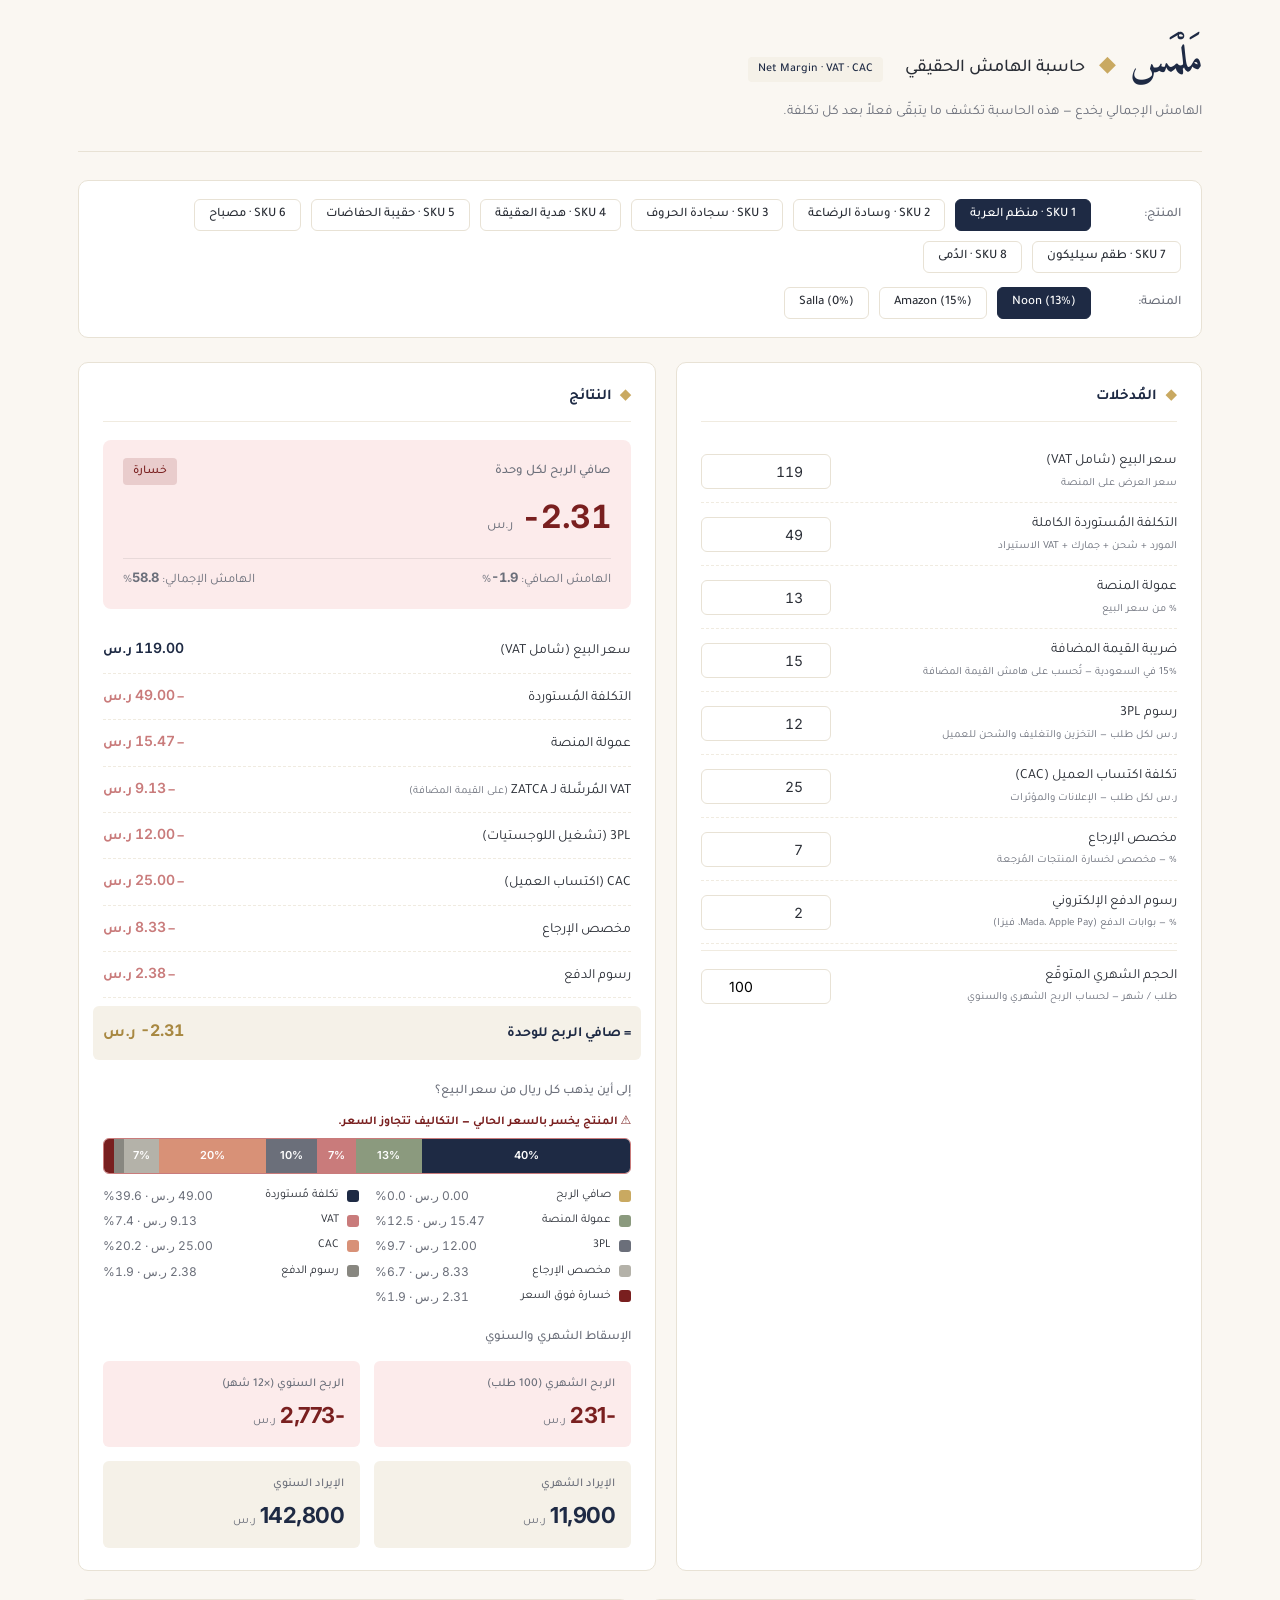
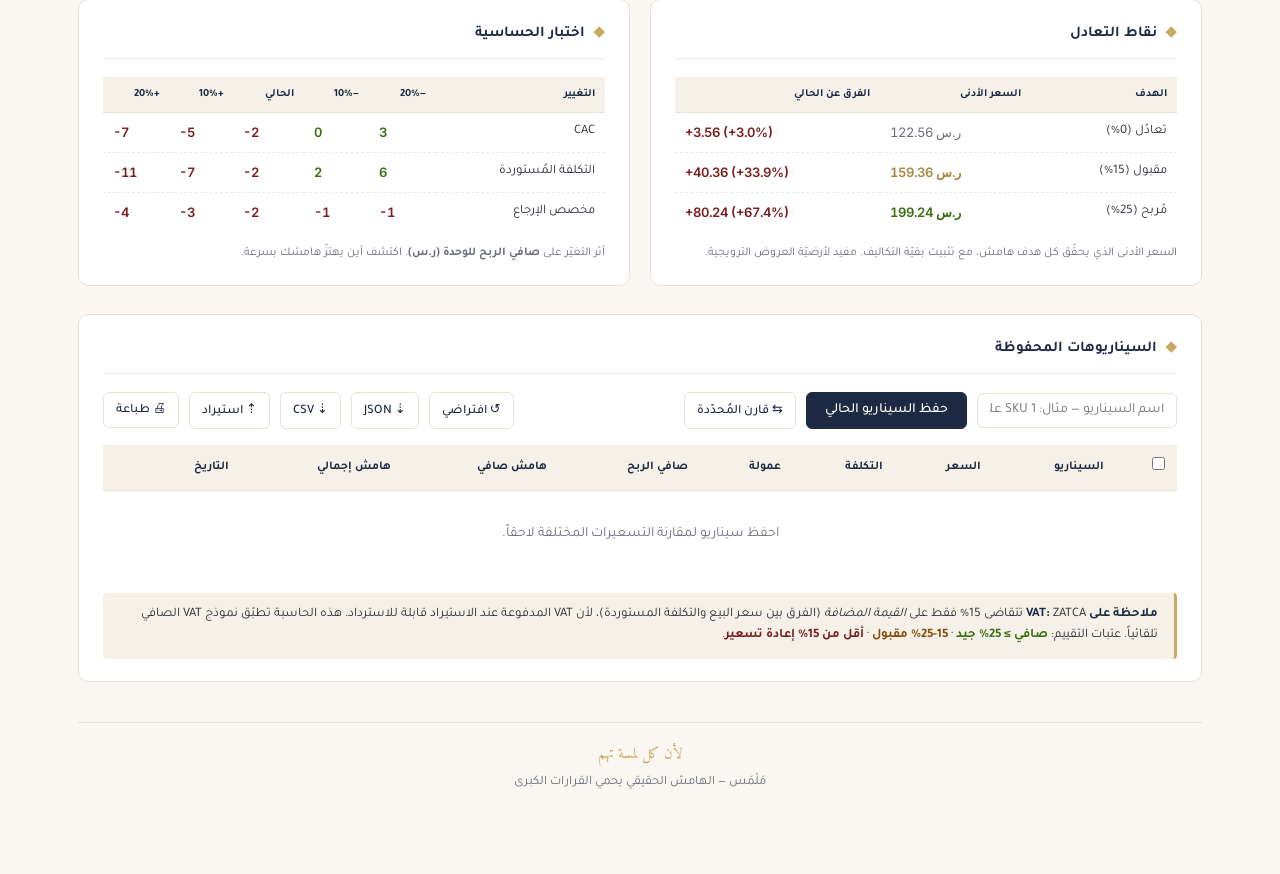
<file: miniApps/malmas_margin_calculator.html>
<!DOCTYPE html>
<html dir="rtl" lang="ar">
<head>
<meta charset="UTF-8">
<meta name="viewport" content="width=device-width, initial-scale=1.0">
<title>مَلْمَس · حاسبة الهامش الحقيقي</title>
<link rel="preconnect" href="https://fonts.googleapis.com">
<link rel="preconnect" href="https://fonts.gstatic.com" crossorigin>
<link href="https://fonts.googleapis.com/css2?family=Tajawal:wght@400;500;700&family=Amiri:wght@400;700&family=Inter:wght@400;500;600;700&display=swap" rel="stylesheet">
<style>
  :root {
    --cream: #FAF7F2;
    --surface: #FFFFFF;
    --navy: #1E2A44;
    --navy-deep: #14203A;
    --gold: #C9A961;
    --gold-soft: #E5D5A8;
    --gold-deep: #A88841;
    --sage: #8B9A7E;
    --sage-soft: #C8D2BC;
    --rose: #C97B7B;
    --rose-soft: #E8C5C5;
    --coral: #D89177;
    --muted: #6B6F7A;
    --ink: #2A2E36;
    --border: #E8E2D5;
    --border-soft: #F0EBE0;
    --shade: #F5F1E8;
    --good: #3B6D11;
    --good-bg: #E8F0E2;
    --warn: #854F0B;
    --warn-bg: #FAEEDA;
    --bad: #791F1F;
    --bad-bg: #FCEBEB;
  }
  * { box-sizing: border-box; margin: 0; padding: 0; }
  html, body { background: var(--cream); color: var(--ink); font-family: 'Tajawal', system-ui, sans-serif; font-size: 15px; line-height: 1.6; }
  .num { font-family: 'Inter', sans-serif; font-feature-settings: "tnum" 1; direction: ltr; unicode-bidi: isolate; }
  .wrap { max-width: 1180px; margin: 0 auto; padding: 32px 28px 80px; }

  /* Header */
  header { display: flex; flex-direction: column; gap: 8px; padding-bottom: 28px; border-bottom: 1px solid var(--border); margin-bottom: 28px; }
  .brand { display: flex; align-items: baseline; gap: 14px; flex-wrap: wrap; }
  .wordmark { font-family: 'Amiri', serif; font-size: 38px; font-weight: 700; color: var(--navy); letter-spacing: -0.5px; }
  .divider { color: var(--gold); font-size: 22px; }
  .page-title { font-size: 18px; font-weight: 500; color: var(--ink); }
  .subtitle { color: var(--muted); font-size: 14px; }
  .tag { display: inline-block; background: var(--shade); color: var(--navy); font-size: 12px; font-weight: 500; padding: 3px 10px; border-radius: 4px; margin-inline-start: 8px; }

  /* Preset bar */
  .preset-bar { display: flex; flex-direction: column; gap: 14px; margin-bottom: 24px; background: var(--surface); border: 1px solid var(--border); border-radius: 10px; padding: 18px 20px; }
  .preset-row { display: flex; align-items: center; gap: 10px; flex-wrap: wrap; }
  .preset-label { font-size: 13px; color: var(--muted); font-weight: 500; min-width: 80px; }
  .pill { font-family: inherit; font-size: 13px; padding: 7px 14px; border: 1px solid var(--border); border-radius: 6px; background: var(--surface); color: var(--ink); cursor: pointer; transition: all 0.15s; font-weight: 500; }
  .pill:hover { border-color: var(--gold); background: var(--shade); }
  .pill.active { background: var(--navy); color: var(--surface); border-color: var(--navy); }

  /* Main grid */
  .main-grid { display: grid; grid-template-columns: 1fr 1.1fr; gap: 20px; margin-bottom: 28px; }

  .panel { background: var(--surface); border: 1px solid var(--border); border-radius: 10px; padding: 22px 24px; }
  .panel-title { font-size: 15px; font-weight: 700; color: var(--navy); margin-bottom: 18px; padding-bottom: 12px; border-bottom: 1px solid var(--border-soft); display: flex; align-items: center; gap: 8px; }
  .panel-title .icon { color: var(--gold); }

  .field { display: grid; grid-template-columns: 1fr 130px; align-items: center; gap: 12px; padding: 10px 0; border-bottom: 1px dashed var(--border-soft); }
  .field:last-child { border-bottom: none; }
  .field label { font-size: 14px; color: var(--ink); }
  .field .hint { font-size: 11px; color: var(--muted); display: block; margin-top: 2px; }
  .field input { width: 100%; padding: 8px 12px; border: 1px solid var(--border); border-radius: 6px; font-family: inherit; font-size: 14px; background: var(--surface); color: var(--ink); text-align: end; }
  .field input.num { font-family: 'Inter', sans-serif; }
  .field input:focus { outline: none; border-color: var(--gold); box-shadow: 0 0 0 3px rgba(201, 169, 97, 0.15); }
  .input-group { position: relative; }
  .input-suffix { position: absolute; inset-inline-start: 10px; top: 50%; transform: translateY(-50%); font-size: 12px; color: var(--muted); pointer-events: none; font-family: 'Tajawal', sans-serif; }

  /* Results */
  .result-headline { background: var(--shade); border-radius: 8px; padding: 18px 20px; margin-bottom: 18px; }
  .result-headline.good { background: var(--good-bg); }
  .result-headline.warn { background: var(--warn-bg); }
  .result-headline.bad { background: var(--bad-bg); }
  .headline-row { display: flex; justify-content: space-between; align-items: baseline; gap: 12px; }
  .headline-label { font-size: 13px; color: var(--muted); font-weight: 500; }
  .headline-value { font-size: 32px; font-weight: 700; letter-spacing: -0.5px; color: var(--navy); }
  .result-headline.good .headline-value { color: var(--good); }
  .result-headline.warn .headline-value { color: var(--warn); }
  .result-headline.bad .headline-value { color: var(--bad); }
  .headline-unit { font-size: 14px; color: var(--muted); margin-inline-start: 4px; }
  .headline-sub { display: flex; justify-content: space-between; margin-top: 8px; padding-top: 8px; border-top: 1px solid rgba(0,0,0,0.08); font-size: 13px; color: var(--muted); }
  .badge { font-size: 12px; padding: 4px 10px; border-radius: 4px; font-weight: 500; background: var(--surface); color: var(--navy); }

  .stat-row { display: flex; justify-content: space-between; align-items: baseline; padding: 10px 0; border-bottom: 1px dashed var(--border-soft); font-size: 14px; }
  .stat-row:last-child { border-bottom: none; }
  .stat-row .lbl { color: var(--ink); }
  .stat-row .val { font-weight: 600; color: var(--navy); }
  .stat-row.cost .val { color: var(--rose); }
  .stat-row.cost .val::before { content: '−'; margin-inline-end: 2px; }
  .stat-row.profit { background: var(--shade); margin: 8px -10px 0; padding: 12px 10px; border-radius: 6px; border: none; }
  .stat-row.profit .lbl { font-weight: 700; color: var(--navy); }
  .stat-row.profit .val { font-size: 16px; font-weight: 700; color: var(--gold-deep); }
  .stat-row.profit .val::before { content: ''; }

  /* Waterfall */
  .waterfall { margin-top: 22px; }
  .waterfall-title { font-size: 13px; color: var(--muted); margin-bottom: 10px; font-weight: 500; }
  .stack-bar { display: flex; width: 100%; height: 36px; border-radius: 6px; overflow: hidden; border: 1px solid var(--border); background: var(--surface); }
  .stack-seg { display: flex; align-items: center; justify-content: center; font-family: 'Inter', sans-serif; font-size: 11px; font-weight: 600; color: white; overflow: hidden; white-space: nowrap; min-width: 0; }
  .stack-seg[data-tiny="1"] span { display: none; }
  .stack-legend { display: grid; grid-template-columns: repeat(2, 1fr); gap: 6px 16px; margin-top: 12px; font-size: 12px; }
  .legend-item { display: flex; align-items: center; gap: 8px; }
  .swatch { width: 12px; height: 12px; border-radius: 3px; flex-shrink: 0; }
  .legend-item .lbl { color: var(--ink); flex: 1; }
  .legend-item .val { color: var(--muted); font-family: 'Inter', sans-serif; font-feature-settings: "tnum" 1; }

  /* Scenarios */
  .scenarios-section { background: var(--surface); border: 1px solid var(--border); border-radius: 10px; padding: 22px 24px; }
  .scenarios-toolbar { display: flex; gap: 10px; margin-bottom: 16px; align-items: center; flex-wrap: wrap; }
  .scenarios-toolbar input { flex: 1; min-width: 200px; padding: 8px 12px; border: 1px solid var(--border); border-radius: 6px; font-family: inherit; font-size: 14px; }
  .scenarios-toolbar input:focus { outline: none; border-color: var(--gold); box-shadow: 0 0 0 3px rgba(201, 169, 97, 0.15); }
  .btn { font-family: inherit; font-size: 14px; font-weight: 500; padding: 9px 18px; border-radius: 6px; cursor: pointer; transition: all 0.15s; border: 1px solid transparent; }
  .btn-primary { background: var(--navy); color: var(--surface); border-color: var(--navy); }
  .btn-primary:hover { background: var(--navy-deep); }
  .btn-ghost { background: transparent; color: var(--navy); border-color: var(--border); }
  .btn-ghost:hover { background: var(--shade); border-color: var(--gold); }
  .btn-icon { background: transparent; border: none; color: var(--muted); cursor: pointer; padding: 4px 8px; border-radius: 4px; font-size: 14px; }
  .btn-icon:hover { background: var(--shade); color: var(--navy); }
  .btn-icon.danger:hover { background: var(--bad-bg); color: var(--bad); }

  table { width: 100%; border-collapse: collapse; }
  thead { background: var(--shade); }
  th { text-align: start; padding: 12px 12px; font-size: 12px; font-weight: 700; color: var(--navy); border-bottom: 1px solid var(--border); }
  td { padding: 12px 12px; border-bottom: 1px solid var(--border-soft); font-size: 13px; vertical-align: middle; }
  tbody tr:last-child td { border-bottom: none; }
  tbody tr:hover { background: var(--shade); }
  .empty-scenarios { text-align: center; padding: 32px 16px; color: var(--muted); font-size: 14px; }

  .note-box { background: var(--shade); border-inline-start: 3px solid var(--gold); padding: 12px 16px; margin-top: 16px; border-radius: 4px; font-size: 13px; color: var(--ink); }
  .note-box strong { color: var(--navy); }

  /* Footer */
  footer { margin-top: 40px; padding-top: 20px; border-top: 1px solid var(--border); text-align: center; color: var(--muted); font-size: 13px; }
  footer .quote { font-family: 'Amiri', serif; font-size: 15px; color: var(--gold); }

  @media (max-width: 880px) {
    .main-grid { grid-template-columns: 1fr; }
    .field { grid-template-columns: 1fr 110px; }
    .wrap { padding: 20px 16px 60px; }
    .wordmark { font-size: 30px; }
    .stack-legend { grid-template-columns: 1fr; }
    th, td { padding: 8px; font-size: 12px; }
    .scenarios-section { overflow-x: auto; }
  }

  /* === Added: insights row, toast, modal, print === */
  .insights-grid { display: grid; grid-template-columns: 1fr 1fr; gap: 20px; margin-bottom: 28px; }
  @media (max-width: 880px) { .insights-grid { grid-template-columns: 1fr; } }

  .mini-table { width: 100%; border-collapse: collapse; }
  .mini-table th, .mini-table td { padding: 9px 10px; font-size: 13px; border-bottom: 1px dashed var(--border-soft); }
  .mini-table thead th { background: var(--shade); font-size: 11px; font-weight: 700; color: var(--navy); border-bottom: 1px solid var(--border); }
  .mini-table tbody tr:last-child td { border-bottom: none; }
  .mini-table .pos { color: var(--good); font-weight: 600; }
  .mini-table .neg { color: var(--bad); font-weight: 600; }
  .mini-table .neutral { color: var(--muted); }
  .mini-table .target { color: var(--gold-deep); font-weight: 600; }

  .projection-grid { display: grid; grid-template-columns: 1fr 1fr; gap: 14px; margin-top: 12px; }
  .projection-card { background: var(--shade); border-radius: 6px; padding: 14px 16px; }
  .projection-card .pc-label { font-size: 12px; color: var(--muted); font-weight: 500; margin-bottom: 4px; }
  .projection-card .pc-value { font-family: 'Inter', sans-serif; font-size: 22px; font-weight: 700; color: var(--navy); letter-spacing: -0.5px; }
  .projection-card .pc-unit { font-size: 12px; color: var(--muted); margin-inline-start: 4px; font-family: 'Tajawal', sans-serif; }
  .projection-card.profit { background: var(--good-bg); }
  .projection-card.profit .pc-value { color: var(--good); }
  .projection-card.loss { background: var(--bad-bg); }
  .projection-card.loss .pc-value { color: var(--bad); }

  .volume-field { display: grid; grid-template-columns: 1fr 130px; align-items: center; gap: 12px; padding: 10px 0; }
  .volume-field label { font-size: 14px; color: var(--ink); }
  .volume-field input { width: 100%; padding: 8px 12px; border: 1px solid var(--border); border-radius: 6px; font-family: 'Inter', sans-serif; font-size: 14px; text-align: end; }
  .volume-field input:focus { outline: none; border-color: var(--gold); box-shadow: 0 0 0 3px rgba(201, 169, 97, 0.15); }
  .volume-field .hint { font-size: 11px; color: var(--muted); display: block; margin-top: 2px; }

  /* Stack bar with loss indicator */
  .stack-bar.with-loss { border-color: var(--rose); position: relative; }
  .loss-banner { font-size: 12px; color: var(--bad); font-weight: 600; margin-bottom: 6px; }

  /* Toolbar */
  .scenarios-toolbar .toolbar-spacer { flex: 1; }
  .toolbar-btn {
    font-family: inherit; font-size: 13px; padding: 8px 12px;
    border-radius: 6px; cursor: pointer; transition: all 0.15s;
    border: 1px solid var(--border); background: var(--surface);
    color: var(--navy); font-weight: 500;
  }
  .toolbar-btn:hover { border-color: var(--gold); background: var(--shade); }
  .hidden-input { display: none; }

  /* Toast (non-blocking feedback) */
  .toast-wrap { position: fixed; top: 24px; inset-inline-end: 24px; z-index: 200; display: flex; flex-direction: column; gap: 8px; pointer-events: none; }
  .toast {
    background: var(--navy); color: var(--surface);
    padding: 12px 18px; border-radius: 8px;
    box-shadow: 0 4px 16px rgba(20, 32, 58, 0.25);
    font-size: 14px; font-weight: 500;
    animation: toast-in 0.2s ease-out;
    pointer-events: auto;
    border-inline-start: 3px solid var(--gold);
    max-width: 360px;
  }
  .toast.success { border-inline-start-color: var(--good); }
  .toast.error { background: var(--bad); border-inline-start-color: var(--rose-soft); }
  @keyframes toast-in { from { transform: translateY(-10px); opacity: 0; } to { transform: translateY(0); opacity: 1; } }

  /* Confirm modal */
  .modal-overlay { position: fixed; inset: 0; background: rgba(20, 32, 58, 0.55); display: none; align-items: center; justify-content: center; z-index: 100; padding: 20px; }
  .modal-overlay.show { display: flex; }
  .modal { background: var(--surface); border-radius: 12px; padding: 28px; max-width: 460px; width: 100%; }
  .modal h3 { font-family: 'Amiri', serif; font-size: 22px; color: var(--navy); margin-bottom: 8px; }
  .modal p { color: var(--muted); font-size: 14px; margin-bottom: 16px; }
  .modal-actions { display: flex; gap: 10px; justify-content: flex-end; margin-top: 18px; }

  /* Scenario compare highlights */
  .scenarios-rows tr.checked { background: var(--shade); }
  td.row-check { width: 40px; text-align: center; }

  /* Compare panel */
  .compare-panel { display: none; background: var(--surface); border: 1px solid var(--border); border-radius: 10px; padding: 22px 24px; margin-bottom: 28px; }
  .compare-panel.show { display: block; }
  .compare-table { width: 100%; border-collapse: collapse; }
  .compare-table th, .compare-table td { padding: 10px 12px; font-size: 13px; border-bottom: 1px dashed var(--border-soft); }
  .compare-table th { text-align: start; background: var(--shade); font-weight: 700; color: var(--navy); }
  .compare-table .row-label { color: var(--muted); font-weight: 500; }
  .compare-table .row-good { color: var(--good); font-weight: 600; }
  .compare-table .row-bad  { color: var(--bad);  font-weight: 600; }
  .compare-close { float: inline-end; cursor: pointer; color: var(--muted); background: transparent; border: 0; font-size: 16px; }

  /* Print */
  @media print {
    body { background: white; }
    .preset-bar, .scenarios-toolbar, .modal-overlay, .toast-wrap, footer { display: none !important; }
    .wrap { max-width: 100%; padding: 0; }
    .panel, .scenarios-section, .compare-panel, .insights-card { box-shadow: none !important; border: 1px solid #999 !important; page-break-inside: avoid; }
    .result-headline { border: 1px solid #999; }
  }
</style>
</head>
<body>
<div class="wrap">

  <header>
    <div class="brand">
      <span class="wordmark">مَلْمَس</span>
      <span class="divider">◆</span>
      <span class="page-title">حاسبة الهامش الحقيقي</span>
      <span class="tag">Net Margin · VAT · CAC</span>
    </div>
    <p class="subtitle">الهامش الإجمالي يخدع — هذه الحاسبة تكشف ما يتبقّى فعلاً بعد كل تكلفة.</p>
  </header>

  <section class="preset-bar">
    <div class="preset-row">
      <span class="preset-label">المنتج:</span>
      <button class="pill" data-sku="sku1">SKU 1 · منظم العربة</button>
      <button class="pill" data-sku="sku2">SKU 2 · وسادة الرضاعة</button>
      <button class="pill" data-sku="sku3">SKU 3 · سجادة الحروف</button>
      <button class="pill" data-sku="sku4">SKU 4 · هدية العقيقة</button>
      <button class="pill" data-sku="sku5">SKU 5 · حقيبة الحفاضات</button>
      <button class="pill" data-sku="sku6">SKU 6 · مصباح</button>
      <button class="pill" data-sku="sku7">SKU 7 · طقم سيليكون</button>
      <button class="pill" data-sku="sku8">SKU 8 · الدُمى</button>
    </div>
    <div class="preset-row">
      <span class="preset-label">المنصة:</span>
      <button class="pill" data-platform="noon">Noon (13%)</button>
      <button class="pill" data-platform="amazon">Amazon (15%)</button>
      <button class="pill" data-platform="salla">Salla (0%)</button>
    </div>
  </section>

  <div class="main-grid">

    <section class="panel">
      <div class="panel-title"><span class="icon">◆</span> المُدخلات</div>

      <div class="field">
        <label>سعر البيع (شامل VAT) <span class="hint">سعر العرض على المنصة</span></label>
        <input id="i-price" type="number" min="0" step="0.01" class="num" value="119">
      </div>

      <div class="field">
        <label>التكلفة المُستوردة الكاملة <span class="hint">المورد + شحن + جمارك + VAT الاستيراد</span></label>
        <input id="i-landed" type="number" min="0" step="0.01" class="num" value="49">
      </div>

      <div class="field">
        <label>عمولة المنصة <span class="hint">% من سعر البيع</span></label>
        <input id="i-commission" type="number" min="0" max="100" step="0.1" class="num" value="13">
      </div>

      <div class="field">
        <label>ضريبة القيمة المضافة <span class="hint">15% في السعودية — تُحسب على هامش القيمة المضافة</span></label>
        <input id="i-vat" type="number" min="0" max="100" step="0.1" class="num" value="15">
      </div>

      <div class="field">
        <label>رسوم 3PL <span class="hint">ر.س لكل طلب — التخزين والتغليف والشحن للعميل</span></label>
        <input id="i-3pl" type="number" min="0" step="0.01" class="num" value="12">
      </div>

      <div class="field">
        <label>تكلفة اكتساب العميل (CAC) <span class="hint">ر.س لكل طلب — الإعلانات والمؤثرات</span></label>
        <input id="i-cac" type="number" min="0" step="0.01" class="num" value="25">
      </div>

      <div class="field">
        <label>مخصص الإرجاع <span class="hint">% — مخصص لخسارة المنتجات المُرجعة</span></label>
        <input id="i-returns" type="number" min="0" max="100" step="0.1" class="num" value="7">
      </div>

      <div class="field">
        <label>رسوم الدفع الإلكتروني <span class="hint">% — بوابات الدفع (Mada، Apple Pay، فيزا)</span></label>
        <input id="i-payment" type="number" min="0" max="100" step="0.1" class="num" value="2">
      </div>

      <div class="volume-field" style="border-top: 1px solid var(--border-soft); margin-top: 6px; padding-top: 14px;">
        <label>الحجم الشهري المتوقّع <span class="hint">طلب / شهر — لحساب الربح الشهري والسنوي</span></label>
        <input id="i-volume" type="number" min="0" step="1" value="100">
      </div>
    </section>

    <section class="panel">
      <div class="panel-title"><span class="icon">◆</span> النتائج</div>

      <div class="result-headline" id="headline">
        <div class="headline-row">
          <span class="headline-label">صافي الربح لكل وحدة</span>
          <span class="badge" id="margin-badge">—</span>
        </div>
        <div style="margin-top:6px;">
          <span class="headline-value"><span class="num" id="net-profit">—</span></span>
          <span class="headline-unit">ر.س</span>
        </div>
        <div class="headline-sub">
          <span>الهامش الصافي: <strong class="num" id="net-margin">—</strong>%</span>
          <span>الهامش الإجمالي: <strong class="num" id="gross-margin">—</strong>%</span>
        </div>
      </div>

      <div class="stat-row">
        <span class="lbl">سعر البيع (شامل VAT)</span>
        <span class="val"><span class="num" id="r-price">—</span> ر.س</span>
      </div>
      <div class="stat-row cost">
        <span class="lbl">التكلفة المُستوردة</span>
        <span class="val"><span class="num" id="r-landed">—</span> ر.س</span>
      </div>
      <div class="stat-row cost">
        <span class="lbl">عمولة المنصة</span>
        <span class="val"><span class="num" id="r-commission">—</span> ر.س</span>
      </div>
      <div class="stat-row cost">
        <span class="lbl">VAT المُرسَّلة لـ ZATCA <span style="font-size:11px; color:var(--muted);">(على القيمة المضافة)</span></span>
        <span class="val"><span class="num" id="r-vat">—</span> ر.س</span>
      </div>
      <div class="stat-row cost">
        <span class="lbl">3PL (تشغيل اللوجستيات)</span>
        <span class="val"><span class="num" id="r-3pl">—</span> ر.س</span>
      </div>
      <div class="stat-row cost">
        <span class="lbl">CAC (اكتساب العميل)</span>
        <span class="val"><span class="num" id="r-cac">—</span> ر.س</span>
      </div>
      <div class="stat-row cost">
        <span class="lbl">مخصص الإرجاع</span>
        <span class="val"><span class="num" id="r-returns">—</span> ر.س</span>
      </div>
      <div class="stat-row cost">
        <span class="lbl">رسوم الدفع</span>
        <span class="val"><span class="num" id="r-payment">—</span> ر.س</span>
      </div>
      <div class="stat-row profit">
        <span class="lbl">= صافي الربح للوحدة</span>
        <span class="val"><span class="num" id="r-profit">—</span> ر.س</span>
      </div>

      <div class="waterfall">
        <div class="waterfall-title">إلى أين يذهب كل ريال من سعر البيع؟</div>
        <div id="loss-banner" class="loss-banner" style="display:none;">⚠ المنتج يخسر بالسعر الحالي — التكاليف تتجاوز السعر.</div>
        <div class="stack-bar" id="stack-bar"></div>
        <div class="stack-legend" id="stack-legend"></div>
      </div>

      <div class="waterfall" style="margin-top: 22px;">
        <div class="waterfall-title">الإسقاط الشهري والسنوي</div>
        <div class="projection-grid" id="projection-grid"></div>
      </div>
    </section>
  </div>

  <!-- Insights row -->
  <div class="insights-grid">
    <section class="panel">
      <div class="panel-title"><span class="icon">◆</span> نقاط التعادل</div>
      <table class="mini-table" id="breakeven-table">
        <thead>
          <tr>
            <th>الهدف</th>
            <th>السعر الأدنى</th>
            <th>الفرق عن الحالي</th>
          </tr>
        </thead>
        <tbody id="breakeven-rows"></tbody>
      </table>
      <p style="font-size: 12px; color: var(--muted); margin-top: 12px; line-height: 1.6;">
        السعر الأدنى الذي يحقّق كل هدف هامش، مع تثبيت بقيّة التكاليف. مفيد لأرضيّة العروض الترويجية.
      </p>
    </section>

    <section class="panel">
      <div class="panel-title"><span class="icon">◆</span> اختبار الحساسية</div>
      <table class="mini-table" id="sensitivity-table">
        <thead>
          <tr>
            <th>التغيير</th>
            <th>−20%</th>
            <th>−10%</th>
            <th>الحالي</th>
            <th>+10%</th>
            <th>+20%</th>
          </tr>
        </thead>
        <tbody id="sensitivity-rows"></tbody>
      </table>
      <p style="font-size: 12px; color: var(--muted); margin-top: 12px; line-height: 1.6;">
        أثر التغيّر على <strong>صافي الربح للوحدة (ر.س)</strong>. اكتشف أين يهتزّ هامشك بسرعة.
      </p>
    </section>
  </div>

  <!-- Compare panel (hidden until "قارن المُحدّدة") -->
  <section class="compare-panel" id="compare-panel">
    <button class="compare-close" id="compare-close" type="button" title="إغلاق">×</button>
    <div class="panel-title"><span class="icon">◆</span> مقارنة سيناريوهات</div>
    <div id="compare-body"></div>
  </section>

  <section class="scenarios-section">
    <div class="panel-title"><span class="icon">◆</span> السيناريوهات المحفوظة</div>
    <div class="scenarios-toolbar">
      <input id="scenario-name" type="text" placeholder="اسم السيناريو — مثال: SKU 1 على Noon بسعر 119">
      <button class="btn btn-primary" id="save-scenario">حفظ السيناريو الحالي</button>
      <button class="toolbar-btn" id="compare-btn" title="قارن السيناريوهات المُحدّدة جنباً إلى جنب">⇆ قارن المُحدّدة</button>
      <div class="toolbar-spacer"></div>
      <button class="toolbar-btn" id="reset-btn" title="استرجاع المُدخلات الافتراضية">↺ افتراضي</button>
      <button class="toolbar-btn" id="export-json-btn" title="تصدير JSON لكل السيناريوهات (نسخة احتياطية)">⇣ JSON</button>
      <button class="toolbar-btn" id="export-scenarios" title="تصدير CSV لمقارنة في Excel">⇣ CSV</button>
      <button class="toolbar-btn" id="import-json-btn" title="استيراد JSON">⇡ استيراد</button>
      <input type="file" id="import-file" class="hidden-input" accept="application/json,.json">
      <button class="toolbar-btn" id="print-btn" title="طباعة / PDF">🖨 طباعة</button>
    </div>
    <div id="scenarios-table-wrap">
      <table>
        <thead>
          <tr>
            <th class="row-check"><input type="checkbox" id="check-all" title="تحديد الكل"></th>
            <th>السيناريو</th>
            <th>السعر</th>
            <th>التكلفة</th>
            <th>عمولة</th>
            <th>صافي الربح</th>
            <th>هامش صافي</th>
            <th>هامش إجمالي</th>
            <th>التاريخ</th>
            <th></th>
          </tr>
        </thead>
        <tbody id="scenarios-rows"></tbody>
      </table>
      <div class="empty-scenarios" id="empty-scenarios">احفظ سيناريو لمقارنة التسعيرات المختلفة لاحقاً.</div>
    </div>

    <div class="note-box">
      <strong>ملاحظة على VAT:</strong> ZATCA تتقاضى 15% فقط على <em>القيمة المضافة</em> (الفرق بين سعر البيع والتكلفة المستوردة)، لأن VAT المدفوعة عند الاستيراد قابلة للاسترداد. هذه الحاسبة تطبّق نموذج VAT الصافي تلقائياً. عتبات التقييم: <strong style="color:var(--good);">صافي ≥ 25% جيد</strong> · <strong style="color:var(--warn);">15-25% مقبول</strong> · <strong style="color:var(--bad);">أقل من 15% إعادة تسعير</strong>.
    </div>
  </section>

  <footer>
    <div class="quote">لأن كل لمسة تهم</div>
    <div style="margin-top:6px;">مَلْمَس — الهامش الحقيقي يحمي القرارات الكبرى</div>
  </footer>

</div>

<!-- Toast container (non-blocking feedback) -->
<div class="toast-wrap" id="toast-wrap"></div>

<!-- Confirm modal -->
<div class="modal-overlay" id="confirm-modal">
  <div class="modal">
    <h3 id="confirm-title">—</h3>
    <p id="confirm-message">—</p>
    <div class="modal-actions">
      <button class="btn btn-ghost" id="confirm-cancel">إلغاء</button>
      <button class="btn btn-primary" id="confirm-ok">تأكيد</button>
    </div>
  </div>
</div>

<script>
'use strict';

// ============ Storage adapter (localStorage-backed) ============
window.storage = (function () {
  return {
    async get(key) {
      try { const v = localStorage.getItem(key); return v == null ? null : { value: v }; }
      catch { return null; }
    },
    async set(key, value) {
      try { localStorage.setItem(key, value); } catch (e) { console.error('storage.set failed', e); }
    },
    async delete(key) {
      try { localStorage.removeItem(key); } catch { }
    },
    async list(prefix) {
      const keys = [];
      try {
        for (let i = 0; i < localStorage.length; i++) {
          const k = localStorage.key(i);
          if (k && k.startsWith(prefix)) keys.push(k);
        }
      } catch { }
      return { keys };
    }
  };
})();

// ============ SKU Presets (from project data) ============
const SKU_PRESETS = {
  sku1: { name: 'SKU 1 — منظم العربة', price: 119, landed: 49 },
  sku2: { name: 'SKU 2 — وسادة الرضاعة', price: 169, landed: 60 },
  sku3: { name: 'SKU 3 — سجادة الحروف', price: 239, landed: 64 },
  sku4: { name: 'SKU 4 — هدية العقيقة', price: 399, landed: 169 },
  sku5: { name: 'SKU 5 — حقيبة الحفاضات', price: 219, landed: 73 },
  sku6: { name: 'SKU 6 — مصباح + صوت', price: 129, landed: 45 },
  sku7: { name: 'SKU 7 — طقم سيليكون', price: 99, landed: 35 },
  sku8: { name: 'SKU 8 — الدُمى', price: 89, landed: 30 }
};

const PLATFORM_PRESETS = {
  noon:   { commission: 13 },
  amazon: { commission: 15 },
  salla:  { commission: 0 }
};

// ============ State ============
let scenarios = [];
let currentSku = null;
let currentPlatform = null;
let selectedScenarioIds = new Set();

// قيم المُدخلات الافتراضية — تُستخدم في زر "استرجاع الافتراضي".
const DEFAULT_INPUTS = {
  price: 119, landed: 49, commission: 13, vat: 15,
  pl3: 12, cac: 25, returns: 7, payment: 2, volume: 100
};

// ============ Toast (non-blocking feedback) ============
function toast(message, type = 'info', durationMs = 2600) {
  const wrap = document.getElementById('toast-wrap');
  if (!wrap) return;
  const el = document.createElement('div');
  el.className = 'toast' + (type === 'success' ? ' success' : type === 'error' ? ' error' : '');
  el.textContent = message;
  wrap.appendChild(el);
  setTimeout(() => {
    el.style.transition = 'opacity 0.25s';
    el.style.opacity = '0';
    setTimeout(() => el.remove(), 280);
  }, durationMs);
}

// ============ Confirm modal (promisified) ============
function confirmModal(title, message, okText = 'تأكيد') {
  return new Promise(resolve => {
    const modal = document.getElementById('confirm-modal');
    document.getElementById('confirm-title').textContent = title;
    document.getElementById('confirm-message').textContent = message;
    const okBtn = document.getElementById('confirm-ok');
    const cancelBtn = document.getElementById('confirm-cancel');
    okBtn.textContent = okText;
    modal.classList.add('show');
    setTimeout(() => okBtn.focus(), 30);

    const onOk = () => { cleanup(); resolve(true); };
    const onCancel = () => { cleanup(); resolve(false); };
    const onKey = (e) => {
      if (e.key === 'Escape') onCancel();
      else if (e.key === 'Enter') onOk();
    };
    function cleanup() {
      modal.classList.remove('show');
      okBtn.removeEventListener('click', onOk);
      cancelBtn.removeEventListener('click', onCancel);
      document.removeEventListener('keydown', onKey);
    }
    okBtn.addEventListener('click', onOk);
    cancelBtn.addEventListener('click', onCancel);
    document.addEventListener('keydown', onKey);
  });
}

// ============ Storage ============
async function loadScenarios() {
  try {
    const list = await window.storage.list('margin:sc:');
    if (list && list.keys) {
      const items = await Promise.all(
        list.keys.map(async k => {
          try {
            const r = await window.storage.get(k);
            return r ? JSON.parse(r.value) : null;
          } catch { return null; }
        })
      );
      scenarios = items.filter(Boolean).sort((a, b) => (b.savedAt || 0) - (a.savedAt || 0));
    }
  } catch (e) { scenarios = []; }
  renderScenarios();
}

async function persistScenario(sc) {
  try { await window.storage.set('margin:sc:' + sc.id, JSON.stringify(sc)); } catch (e) { }
}

async function removeScenario(id) {
  try { await window.storage.delete('margin:sc:' + id); } catch (e) { }
}

// ============ Read inputs ============
function getInputs() {
  return {
    price:      Number(document.getElementById('i-price').value) || 0,
    landed:     Number(document.getElementById('i-landed').value) || 0,
    commission: Number(document.getElementById('i-commission').value) || 0,
    vat:        Number(document.getElementById('i-vat').value) || 0,
    pl3:        Number(document.getElementById('i-3pl').value) || 0,
    cac:        Number(document.getElementById('i-cac').value) || 0,
    returns:    Number(document.getElementById('i-returns').value) || 0,
    payment:    Number(document.getElementById('i-payment').value) || 0,
    volume:     Number(document.getElementById('i-volume').value) || 0
  };
}

function setInputs(values) {
  if ('price'      in values) document.getElementById('i-price').value      = values.price;
  if ('landed'     in values) document.getElementById('i-landed').value     = values.landed;
  if ('commission' in values) document.getElementById('i-commission').value = values.commission;
  if ('vat'        in values) document.getElementById('i-vat').value        = values.vat;
  if ('pl3'        in values) document.getElementById('i-3pl').value        = values.pl3;
  if ('cac'        in values) document.getElementById('i-cac').value        = values.cac;
  if ('returns'    in values) document.getElementById('i-returns').value    = values.returns;
  if ('payment'    in values) document.getElementById('i-payment').value    = values.payment;
  if ('volume'     in values) document.getElementById('i-volume').value     = values.volume;
}

// ============ Compute ============
function compute(i) {
  // VAT on value added: tax applied to (price - landed) / (1 + vat%)
  // This reflects that import VAT is recoverable; ZATCA receives net VAT on the margin.
  const vatRate = i.vat / 100;
  const valueAdded = Math.max(0, i.price - i.landed);
  const vatOwed = valueAdded * vatRate / (1 + vatRate);

  const commissionCost = i.price * (i.commission / 100);
  const returnsCost    = i.price * (i.returns / 100);
  const paymentCost    = i.price * (i.payment / 100);

  const totalCosts = i.landed + commissionCost + vatOwed + i.pl3 + i.cac + returnsCost + paymentCost;
  const netProfit  = i.price - totalCosts;
  const netMargin  = i.price > 0 ? (netProfit / i.price) * 100 : 0;
  const grossMargin = i.price > 0 ? ((i.price - i.landed) / i.price) * 100 : 0;

  return {
    price: i.price,
    landed: i.landed,
    commission: commissionCost,
    vat: vatOwed,
    pl3: i.pl3,
    cac: i.cac,
    returns: returnsCost,
    payment: paymentCost,
    totalCosts,
    netProfit,
    netMargin,
    grossMargin
  };
}

// ============ Break-even price (binary search) ============
// أصغر سعر يحقّق هامش صافي مساوياً أو أكبر من targetPct، مع تثبيت بقيّة المُدخلات.
function breakEvenPrice(targetPct, i) {
  let lo = 0, hi = Math.max(i.price * 10, 10000);
  for (let iter = 0; iter < 80; iter++) {
    const mid = (lo + hi) / 2;
    const r = compute({ ...i, price: mid });
    const margin = mid > 0 ? (r.netProfit / mid) * 100 : -Infinity;
    if (margin >= targetPct) hi = mid; else lo = mid;
  }
  // إذا الحد الأعلى لا يزال أعلى بكثير من السعر الحالي ولا يُعطي الهامش، فاعتبر النتيجة غير عملية.
  return hi >= 9999 ? null : hi;
}

// ============ Sensitivity table ============
// أثر التغيّر ±10/±20% على CAC / تكلفة مُستوردة / مخصص الإرجاع على صافي الربح.
function sensitivity(i) {
  const vars = [
    { key: 'cac',     label: 'CAC' },
    { key: 'landed',  label: 'التكلفة المُستوردة' },
    { key: 'returns', label: 'مخصص الإرجاع' }
  ];
  const shifts = [-20, -10, 0, 10, 20];
  return vars.map(v => ({
    label: v.label,
    cells: shifts.map(shift => {
      const newVal = i[v.key] * (1 + shift / 100);
      const r = compute({ ...i, [v.key]: newVal });
      return { shift, profit: r.netProfit, margin: r.netMargin };
    })
  }));
}

// ============ Projection ============
function projection(r, volume) {
  const v = Math.max(0, volume);
  return {
    monthlyProfit:  r.netProfit * v,
    monthlyRevenue: r.price * v,
    annualProfit:   r.netProfit * v * 12,
    annualRevenue:  r.price * v * 12,
    volume:         v
  };
}

// ============ Format ============
function fmt(n, d = 2) {
  if (n === null || n === undefined || isNaN(n)) return '—';
  return Number(n).toLocaleString('en-US', { minimumFractionDigits: d, maximumFractionDigits: d });
}

function fmtInt(n) {
  if (n === null || n === undefined || isNaN(n)) return '—';
  return Math.round(Number(n)).toLocaleString('en-US');
}

// ============ Render ============
function render() {
  const i = getInputs();
  const r = compute(i);

  document.getElementById('r-price').textContent      = fmt(r.price);
  document.getElementById('r-landed').textContent     = fmt(r.landed);
  document.getElementById('r-commission').textContent = fmt(r.commission);
  document.getElementById('r-vat').textContent        = fmt(r.vat);
  document.getElementById('r-3pl').textContent        = fmt(r.pl3);
  document.getElementById('r-cac').textContent        = fmt(r.cac);
  document.getElementById('r-returns').textContent    = fmt(r.returns);
  document.getElementById('r-payment').textContent    = fmt(r.payment);
  document.getElementById('r-profit').textContent     = fmt(r.netProfit);

  document.getElementById('net-profit').textContent   = fmt(r.netProfit);
  document.getElementById('net-margin').textContent   = fmt(r.netMargin, 1);
  document.getElementById('gross-margin').textContent = fmt(r.grossMargin, 1);

  // Verdict
  const headline = document.getElementById('headline');
  const badge = document.getElementById('margin-badge');
  headline.classList.remove('good', 'warn', 'bad');
  if (r.netMargin >= 25) {
    headline.classList.add('good');
    badge.textContent = 'مُربح';
    badge.style.background = 'rgba(59,109,17,0.15)';
    badge.style.color = 'var(--good)';
  } else if (r.netMargin >= 15) {
    headline.classList.add('warn');
    badge.textContent = 'مقبول';
    badge.style.background = 'rgba(133,79,11,0.15)';
    badge.style.color = 'var(--warn)';
  } else if (r.netMargin > 0) {
    headline.classList.add('bad');
    badge.textContent = 'إعادة تسعير';
    badge.style.background = 'rgba(121,31,31,0.15)';
    badge.style.color = 'var(--bad)';
  } else {
    headline.classList.add('bad');
    badge.textContent = 'خسارة';
    badge.style.background = 'rgba(121,31,31,0.15)';
    badge.style.color = 'var(--bad)';
  }

  // Waterfall
  renderStack(r);
  renderProjection(r, i.volume);
  renderBreakEven(i);
  renderSensitivity(i);
}

function renderProjection(r, volume) {
  const p = projection(r, volume);
  const grid = document.getElementById('projection-grid');
  const profitClass = p.monthlyProfit > 0 ? 'profit' : (p.monthlyProfit < 0 ? 'loss' : '');
  grid.innerHTML = `
    <div class="projection-card ${profitClass}">
      <div class="pc-label">الربح الشهري (${fmtInt(p.volume)} طلب)</div>
      <div><span class="pc-value">${fmtInt(p.monthlyProfit)}</span><span class="pc-unit">ر.س</span></div>
    </div>
    <div class="projection-card ${profitClass}">
      <div class="pc-label">الربح السنوي (×12 شهر)</div>
      <div><span class="pc-value">${fmtInt(p.annualProfit)}</span><span class="pc-unit">ر.س</span></div>
    </div>
    <div class="projection-card">
      <div class="pc-label">الإيراد الشهري</div>
      <div><span class="pc-value">${fmtInt(p.monthlyRevenue)}</span><span class="pc-unit">ر.س</span></div>
    </div>
    <div class="projection-card">
      <div class="pc-label">الإيراد السنوي</div>
      <div><span class="pc-value">${fmtInt(p.annualRevenue)}</span><span class="pc-unit">ر.س</span></div>
    </div>
  `;
}

function renderBreakEven(i) {
  const targets = [
    { pct: 0,  label: 'تعادُل (0%)',     cls: 'neutral' },
    { pct: 15, label: 'مقبول (15%)',   cls: 'target' },
    { pct: 25, label: 'مُربح (25%)',    cls: 'pos' }
  ];
  const tbody = document.getElementById('breakeven-rows');
  tbody.innerHTML = targets.map(t => {
    const p = breakEvenPrice(t.pct, i);
    if (p === null) {
      return `<tr>
        <td>${t.label}</td>
        <td class="neutral">غير ممكن بالتكاليف الحالية</td>
        <td>—</td>
      </tr>`;
    }
    const diff = p - i.price;
    const diffPct = i.price > 0 ? (diff / i.price) * 100 : 0;
    const diffSign = diff > 0 ? '+' : '';
    const diffClass = diff > 0 ? 'neg' : (diff < 0 ? 'pos' : 'neutral');
    return `<tr>
      <td>${t.label}</td>
      <td class="${t.cls} num">${fmt(p, 2)} ر.س</td>
      <td class="${diffClass} num">${diffSign}${fmt(diff, 2)} (${diffSign}${fmt(diffPct, 1)}%)</td>
    </tr>`;
  }).join('');
}

function renderSensitivity(i) {
  const rows = sensitivity(i);
  const tbody = document.getElementById('sensitivity-rows');
  tbody.innerHTML = rows.map(row => {
    return `<tr>
      <td>${escapeHtml(row.label)}</td>
      ${row.cells.map(c => {
        const cls = c.profit > 0 ? 'pos' : (c.profit < 0 ? 'neg' : 'neutral');
        return `<td class="${cls} num">${fmt(c.profit, 0)}</td>`;
      }).join('')}
    </tr>`;
  }).join('');
}

const SEG_COLORS = {
  profit:     { fill: '#C9A961', label: 'صافي الربح' },
  landed:     { fill: '#1E2A44', label: 'تكلفة مُستوردة' },
  commission: { fill: '#8B9A7E', label: 'عمولة المنصة' },
  vat:        { fill: '#C97B7B', label: 'VAT' },
  pl3:        { fill: '#6B6F7A', label: '3PL' },
  cac:        { fill: '#D89177', label: 'CAC' },
  returns:    { fill: '#B4B2A9', label: 'مخصص الإرجاع' },
  payment:    { fill: '#888780', label: 'رسوم الدفع' }
};

function renderStack(r) {
  const isLoss = r.netProfit < 0;
  const bannerEl = document.getElementById('loss-banner');
  bannerEl.style.display = isLoss ? '' : 'none';

  // عند الخسارة: نعرض كل التكاليف كنسبة من السعر، ونضيف شريحة "خسارة" بنفس لون الخطر بدل الربح.
  // المُجموع المرجعي هو السعر (وليس مجموع التكاليف) — التكاليف تتجاوز السعر.
  const profitVal = Math.max(0, r.netProfit);
  const lossVal   = Math.max(0, -r.netProfit);
  const segs = [
    { key: 'profit',     val: profitVal,    label: 'صافي الربح' },
    { key: 'landed',     val: r.landed,     label: 'تكلفة مُستوردة' },
    { key: 'commission', val: r.commission, label: 'عمولة المنصة' },
    { key: 'vat',        val: r.vat,        label: 'VAT' },
    { key: 'pl3',        val: r.pl3,        label: '3PL' },
    { key: 'cac',        val: r.cac,        label: 'CAC' },
    { key: 'returns',    val: r.returns,    label: 'مخصص الإرجاع' },
    { key: 'payment',    val: r.payment,    label: 'رسوم الدفع' }
  ];
  if (isLoss) {
    segs.push({ key: 'loss', val: lossVal, label: 'خسارة فوق السعر', fill: '#791F1F' });
  }
  const total = segs.reduce((s, x) => s + x.val, 0) || 1;

  const bar = document.getElementById('stack-bar');
  bar.classList.toggle('with-loss', isLoss);
  bar.innerHTML = segs.map(s => {
    const pct = (s.val / total) * 100;
    const c = SEG_COLORS[s.key] || { fill: s.fill, label: s.label };
    const tiny = pct < 6 ? 1 : 0;
    return `<div class="stack-seg" data-tiny="${tiny}" style="width:${pct}%; background:${c.fill};" title="${escapeHtml(c.label)}: ${fmt(s.val)} ر.س (${pct.toFixed(1)}%)"><span>${pct.toFixed(0)}%</span></div>`;
  }).join('');

  const legend = document.getElementById('stack-legend');
  legend.innerHTML = segs.map(s => {
    const c = SEG_COLORS[s.key] || { fill: s.fill, label: s.label };
    const pct = (s.val / total) * 100;
    return `<div class="legend-item">
      <span class="swatch" style="background:${c.fill};"></span>
      <span class="lbl">${escapeHtml(c.label)}</span>
      <span class="val">${fmt(s.val)} ر.س · ${pct.toFixed(1)}%</span>
    </div>`;
  }).join('');
}

// ============ Presets ============
function applySku(skuKey) {
  const s = SKU_PRESETS[skuKey];
  if (!s) return;
  document.getElementById('i-price').value = s.price;
  document.getElementById('i-landed').value = s.landed;
  currentSku = skuKey;
  document.querySelectorAll('[data-sku]').forEach(b => b.classList.toggle('active', b.dataset.sku === skuKey));
  render();
}

function applyPlatform(pKey) {
  const p = PLATFORM_PRESETS[pKey];
  if (!p) return;
  document.getElementById('i-commission').value = p.commission;
  currentPlatform = pKey;
  document.querySelectorAll('[data-platform]').forEach(b => b.classList.toggle('active', b.dataset.platform === pKey));
  render();
}

// ============ Scenarios ============
async function saveScenario() {
  const name = document.getElementById('scenario-name').value.trim();
  if (!name) { toast('الرجاء إدخال اسم للسيناريو.', 'error'); return; }
  const i = getInputs();
  const r = compute(i);
  const sc = {
    id: 'sc_' + Date.now() + '_' + Math.random().toString(36).slice(2, 7),
    name,
    sku: currentSku ? SKU_PRESETS[currentSku].name : '',
    skuKey: currentSku || '',
    platform: currentPlatform || '',
    inputs: i,
    result: r,
    savedAt: Date.now()
  };
  await persistScenario(sc);
  scenarios.unshift(sc);
  document.getElementById('scenario-name').value = '';
  renderScenarios();
  toast('تم حفظ السيناريو "' + name + '".', 'success');
}

window.deleteScenario = async function(id) {
  const sc = scenarios.find(s => s.id === id);
  if (!sc) return;
  const ok = await confirmModal('حذف السيناريو', 'سيتم حذف "' + sc.name + '" نهائياً. متابعة؟', 'حذف');
  if (!ok) return;
  await removeScenario(id);
  scenarios = scenarios.filter(s => s.id !== id);
  selectedScenarioIds.delete(id);
  renderScenarios();
  toast('تم الحذف.', 'success');
};

window.loadScenario = function(id) {
  const s = scenarios.find(x => x.id === id);
  if (!s) return;
  setInputs(s.inputs);
  // استرجاع حالة المنصة و SKU إن كانت محفوظة
  if (s.skuKey && SKU_PRESETS[s.skuKey]) {
    currentSku = s.skuKey;
    document.querySelectorAll('[data-sku]').forEach(b => b.classList.toggle('active', b.dataset.sku === s.skuKey));
  } else {
    currentSku = null;
    document.querySelectorAll('[data-sku]').forEach(b => b.classList.remove('active'));
  }
  if (s.platform && PLATFORM_PRESETS[s.platform]) {
    currentPlatform = s.platform;
    document.querySelectorAll('[data-platform]').forEach(b => b.classList.toggle('active', b.dataset.platform === s.platform));
  } else {
    currentPlatform = null;
    document.querySelectorAll('[data-platform]').forEach(b => b.classList.remove('active'));
  }
  render();
  toast('تم تحميل "' + s.name + '".');
  window.scrollTo({ top: 0, behavior: 'smooth' });
};

window.toggleScenarioCheck = function(id, checked) {
  if (checked) selectedScenarioIds.add(id);
  else selectedScenarioIds.delete(id);
  // حدّث صف الـ tr
  const tr = document.querySelector('tr[data-scid="' + id + '"]');
  if (tr) tr.classList.toggle('checked', checked);
  // حدّث "تحديد الكل"
  const checkAll = document.getElementById('check-all');
  if (checkAll) {
    checkAll.checked = selectedScenarioIds.size === scenarios.length && scenarios.length > 0;
    checkAll.indeterminate = selectedScenarioIds.size > 0 && selectedScenarioIds.size < scenarios.length;
  }
};

function renderScenarios() {
  const tbody = document.getElementById('scenarios-rows');
  const empty = document.getElementById('empty-scenarios');
  if (scenarios.length === 0) {
    tbody.innerHTML = '';
    empty.style.display = 'block';
    const checkAll = document.getElementById('check-all');
    if (checkAll) { checkAll.checked = false; checkAll.indeterminate = false; }
    return;
  }
  empty.style.display = 'none';
  tbody.innerHTML = scenarios.map(s => {
    const date = new Date(s.savedAt).toISOString().slice(0, 10);
    const marginClass = s.result.netMargin >= 25 ? 'good' : s.result.netMargin >= 15 ? 'warn' : 'bad';
    const colorMap = { good: 'var(--good)', warn: 'var(--warn)', bad: 'var(--bad)' };
    const checked = selectedScenarioIds.has(s.id);
    return `<tr data-scid="${s.id}" class="${checked ? 'checked' : ''}">
      <td class="row-check">
        <input type="checkbox" ${checked ? 'checked' : ''} onchange="toggleScenarioCheck('${s.id}', this.checked)" title="تحديد للمقارنة">
      </td>
      <td>
        <div style="font-weight:500; color: var(--navy);">${escapeHtml(s.name)}</div>
        <div style="font-size:11px; color: var(--muted);">${escapeHtml(s.sku || '—')} ${s.platform ? '· ' + escapeHtml(s.platform) : ''}</div>
      </td>
      <td class="num">${fmt(s.inputs.price)}</td>
      <td class="num">${fmt(s.inputs.landed)}</td>
      <td class="num">${fmt(s.inputs.commission, 1)}%</td>
      <td class="num" style="font-weight:600; color:${colorMap[marginClass]};">${fmt(s.result.netProfit)}</td>
      <td class="num" style="color:${colorMap[marginClass]};">${fmt(s.result.netMargin, 1)}%</td>
      <td class="num" style="color: var(--muted);">${fmt(s.result.grossMargin, 1)}%</td>
      <td class="num" style="font-size:11px; color: var(--muted);">${date}</td>
      <td style="white-space:nowrap;">
        <button class="btn-icon" onclick="loadScenario('${s.id}')" title="تحميل">↺</button>
        <button class="btn-icon danger" onclick="deleteScenario('${s.id}')" title="حذف">×</button>
      </td>
    </tr>`;
  }).join('');

  const checkAll = document.getElementById('check-all');
  if (checkAll) {
    checkAll.checked = selectedScenarioIds.size === scenarios.length;
    checkAll.indeterminate = selectedScenarioIds.size > 0 && selectedScenarioIds.size < scenarios.length;
  }
}

// ============ Compare ============
function renderCompare() {
  const ids = Array.from(selectedScenarioIds);
  if (ids.length < 2) {
    toast('اختر سيناريوهَين أو أكثر للمقارنة.', 'error');
    return;
  }
  const selected = ids.map(id => scenarios.find(s => s.id === id)).filter(Boolean);
  if (selected.length < 2) return;

  const rows = [
    { lbl: 'السيناريو',          get: s => s.name,                                  fmt: 'text' },
    { lbl: 'SKU',                get: s => s.sku || '—',                            fmt: 'text' },
    { lbl: 'المنصة',              get: s => s.platform || '—',                       fmt: 'text' },
    { lbl: 'السعر',              get: s => s.inputs.price,                          fmt: 'sar' },
    { lbl: 'التكلفة المُستوردة',  get: s => s.inputs.landed,                         fmt: 'sar' },
    { lbl: 'عمولة',              get: s => s.inputs.commission,                     fmt: 'pct' },
    { lbl: 'CAC',                get: s => s.inputs.cac,                            fmt: 'sar' },
    { lbl: 'الحجم الشهري',       get: s => s.inputs.volume || 0,                   fmt: 'int' },
    { lbl: 'صافي الربح للوحدة',   get: s => s.result.netProfit,                      fmt: 'sar', verdict: true },
    { lbl: 'هامش صافي %',        get: s => s.result.netMargin,                      fmt: 'pct', verdict: true },
    { lbl: 'هامش إجمالي %',       get: s => s.result.grossMargin,                    fmt: 'pct' },
    { lbl: 'الربح الشهري',        get: s => (s.result.netProfit) * (s.inputs.volume || 0), fmt: 'sar', verdict: true },
    { lbl: 'الربح السنوي',        get: s => (s.result.netProfit) * (s.inputs.volume || 0) * 12, fmt: 'sar', verdict: true }
  ];

  function fmtCell(val, kind) {
    if (kind === 'text') return escapeHtml(String(val));
    if (val == null || isNaN(val)) return '—';
    if (kind === 'sar') return fmt(val, 2) + ' ر.س';
    if (kind === 'pct') return fmt(val, 1) + '%';
    if (kind === 'int') return fmtInt(val);
    return String(val);
  }

  // pick best/worst per row when verdict=true (numeric only)
  const html = `
    <table class="compare-table">
      <thead>
        <tr>
          <th>المؤشّر</th>
          ${selected.map(s => `<th>${escapeHtml(s.name)}</th>`).join('')}
        </tr>
      </thead>
      <tbody>
        ${rows.map(r => {
          const vals = selected.map(s => r.get(s));
          let bestIdx = -1, worstIdx = -1;
          if (r.verdict) {
            const numVals = vals.map(v => Number(v));
            const max = Math.max(...numVals);
            const min = Math.min(...numVals);
            if (max !== min) {
              bestIdx = numVals.indexOf(max);
              worstIdx = numVals.indexOf(min);
            }
          }
          return `<tr>
            <td class="row-label">${escapeHtml(r.lbl)}</td>
            ${vals.map((v, idx) => {
              let cls = '';
              if (r.verdict && idx === bestIdx) cls = 'row-good';
              else if (r.verdict && idx === worstIdx) cls = 'row-bad';
              return `<td class="${cls}">${fmtCell(v, r.fmt)}</td>`;
            }).join('')}
          </tr>`;
        }).join('')}
      </tbody>
    </table>
  `;
  document.getElementById('compare-body').innerHTML = html;
  const panel = document.getElementById('compare-panel');
  panel.classList.add('show');
  panel.scrollIntoView({ behavior: 'smooth', block: 'start' });
}

function escapeHtml(s) {
  if (s === null || s === undefined) return '';
  return String(s).replace(/[&<>"']/g, c => ({ '&':'&amp;','<':'&lt;','>':'&gt;','"':'&quot;',"'":'&#39;' }[c]));
}

function exportScenarios() {
  if (scenarios.length === 0) { toast('لا توجد سيناريوهات للتصدير.', 'error'); return; }
  const headers = ['Scenario','SKU','Platform','Price','Landed','Commission %','VAT %','3PL','CAC','Returns %','Payment %','Volume/mo','Net Profit SAR','Net Margin %','Gross Margin %','Monthly Profit','Annual Profit','Saved'];
  const rows = scenarios.map(s => {
    const monthly = (s.result.netProfit || 0) * (s.inputs.volume || 0);
    return [
      s.name, s.sku, s.platform,
      s.inputs.price, s.inputs.landed, s.inputs.commission, s.inputs.vat,
      s.inputs.pl3, s.inputs.cac, s.inputs.returns, s.inputs.payment, s.inputs.volume || 0,
      s.result.netProfit.toFixed(2), s.result.netMargin.toFixed(2), s.result.grossMargin.toFixed(2),
      monthly.toFixed(2), (monthly * 12).toFixed(2),
      new Date(s.savedAt).toISOString().slice(0,10)
    ].map(v => {
      const x = String(v == null ? '' : v);
      return /[",\n]/.test(x) ? '"' + x.replace(/"/g, '""') + '"' : x;
    }).join(',');
  });
  const csv = '\uFEFF' + [headers.join(','), ...rows].join('\n');
  download('malmas_margin_scenarios_' + new Date().toISOString().slice(0,10) + '.csv', csv, 'text/csv;charset=utf-8');
  toast('\u062A\u0645 \u062A\u0635\u062F\u064A\u0631 CSV.', 'success');
}

function download(filename, content, mime) {
  const blob = new Blob([content], { type: mime || 'text/plain;charset=utf-8' });
  const url = URL.createObjectURL(blob);
  const a = document.createElement('a');
  a.href = url;
  a.download = filename;
  a.click();
  URL.revokeObjectURL(url);
}

function exportJSON() {
  if (scenarios.length === 0) { toast('\u0644\u0627 \u062A\u0648\u062C\u062F \u0633\u064A\u0646\u0627\u0631\u064A\u0648\u0647\u0627\u062A \u0644\u0644\u062A\u0635\u062F\u064A\u0631.', 'error'); return; }
  download(
    'malmas_margin_scenarios_' + new Date().toISOString().slice(0,10) + '.json',
    JSON.stringify(scenarios, null, 2),
    'application/json;charset=utf-8'
  );
  toast('\u062A\u0645 \u062A\u0635\u062F\u064A\u0631 JSON.', 'success');
}

async function importJSON(file) {
  let imported;
  try {
    const text = await file.text();
    imported = JSON.parse(text);
  } catch {
    toast('\u0627\u0644\u0645\u0644\u0641 \u0644\u064A\u0633 JSON \u0635\u0627\u0644\u062D\u0627\u064B.', 'error');
    return;
  }
  const list = Array.isArray(imported) ? imported : [imported];
  let added = 0;
  for (const raw of list) {
    if (!raw || !raw.inputs || !raw.result) continue;
    const sc = {
      id: 'sc_' + Date.now() + '_' + Math.random().toString(36).slice(2, 7),
      name: (raw.name || '\u0645\u0633\u062A\u0648\u0631\u062F') + ' (\u0645\u0633\u062A\u0648\u0631\u062F)',
      sku: raw.sku || '',
      skuKey: raw.skuKey || '',
      platform: raw.platform || '',
      inputs: raw.inputs,
      result: raw.result,
      savedAt: Date.now()
    };
    await persistScenario(sc);
    scenarios.unshift(sc);
    added++;
  }
  renderScenarios();
  if (added === 0) toast('\u0644\u0645 \u064A\u062A\u0645 \u062A\u0639\u0631\u064A\u0641 \u0623\u064A \u0633\u064A\u0646\u0627\u0631\u064A\u0648 \u0641\u064A \u0627\u0644\u0645\u0644\u0641.', 'error');
  else toast('\u062A\u0645 \u0627\u0633\u062A\u064A\u0631\u0627\u062F ' + added + ' \u0633\u064A\u0646\u0627\u0631\u064A\u0648.', 'success');
}

async function resetToDefaults() {
  const ok = await confirmModal('\u0627\u0633\u062A\u0631\u062C\u0627\u0639 \u0627\u0644\u0645\u064F\u062F\u062E\u0644\u0627\u062A \u0627\u0644\u0627\u0641\u062A\u0631\u0627\u0636\u064A\u0629', '\u0633\u064A\u062A\u0645 \u0627\u0633\u062A\u0628\u062F\u0627\u0644 \u0627\u0644\u0642\u064A\u0645 \u0627\u0644\u062D\u0627\u0644\u064A\u0629 \u0628\u0642\u064A\u0645 SKU 1 \u0639\u0644\u0649 Noon. \u0645\u062A\u0627\u0628\u0639\u0629\u061F', '\u0627\u0633\u062A\u0631\u062C\u0627\u0639');
  if (!ok) return;
  setInputs(DEFAULT_INPUTS);
  applySku('sku1');
  applyPlatform('noon');
  render();
  toast('\u062A\u0645 \u0627\u0644\u0627\u0633\u062A\u0631\u062C\u0627\u0639.', 'success');
}

// ============ Events ============
['i-price','i-landed','i-commission','i-vat','i-3pl','i-cac','i-returns','i-payment','i-volume']
  .forEach(id => document.getElementById(id).addEventListener('input', render));

document.querySelectorAll('[data-sku]').forEach(b => b.addEventListener('click', () => applySku(b.dataset.sku)));
document.querySelectorAll('[data-platform]').forEach(b => b.addEventListener('click', () => applyPlatform(b.dataset.platform)));

document.getElementById('save-scenario').addEventListener('click', saveScenario);
document.getElementById('export-scenarios').addEventListener('click', exportScenarios);
document.getElementById('export-json-btn').addEventListener('click', exportJSON);
document.getElementById('import-json-btn').addEventListener('click', () => document.getElementById('import-file').click());
document.getElementById('import-file').addEventListener('change', async (e) => {
  const f = e.target.files && e.target.files[0];
  if (f) await importJSON(f);
  e.target.value = '';
});
document.getElementById('reset-btn').addEventListener('click', resetToDefaults);
document.getElementById('print-btn').addEventListener('click', () => window.print());
document.getElementById('compare-btn').addEventListener('click', renderCompare);
document.getElementById('compare-close').addEventListener('click', () => {
  document.getElementById('compare-panel').classList.remove('show');
});

document.getElementById('check-all').addEventListener('change', (e) => {
  if (e.target.checked) scenarios.forEach(s => selectedScenarioIds.add(s.id));
  else selectedScenarioIds.clear();
  renderScenarios();
});

// Enter في حقل الاسم يحفظ السيناريو مباشرة
document.getElementById('scenario-name').addEventListener('keydown', (e) => {
  if (e.key === 'Enter') { e.preventDefault(); saveScenario(); }
});

// Init
applySku('sku1');
applyPlatform('noon');
loadScenarios();
</script>
</body>
</html>
</file>
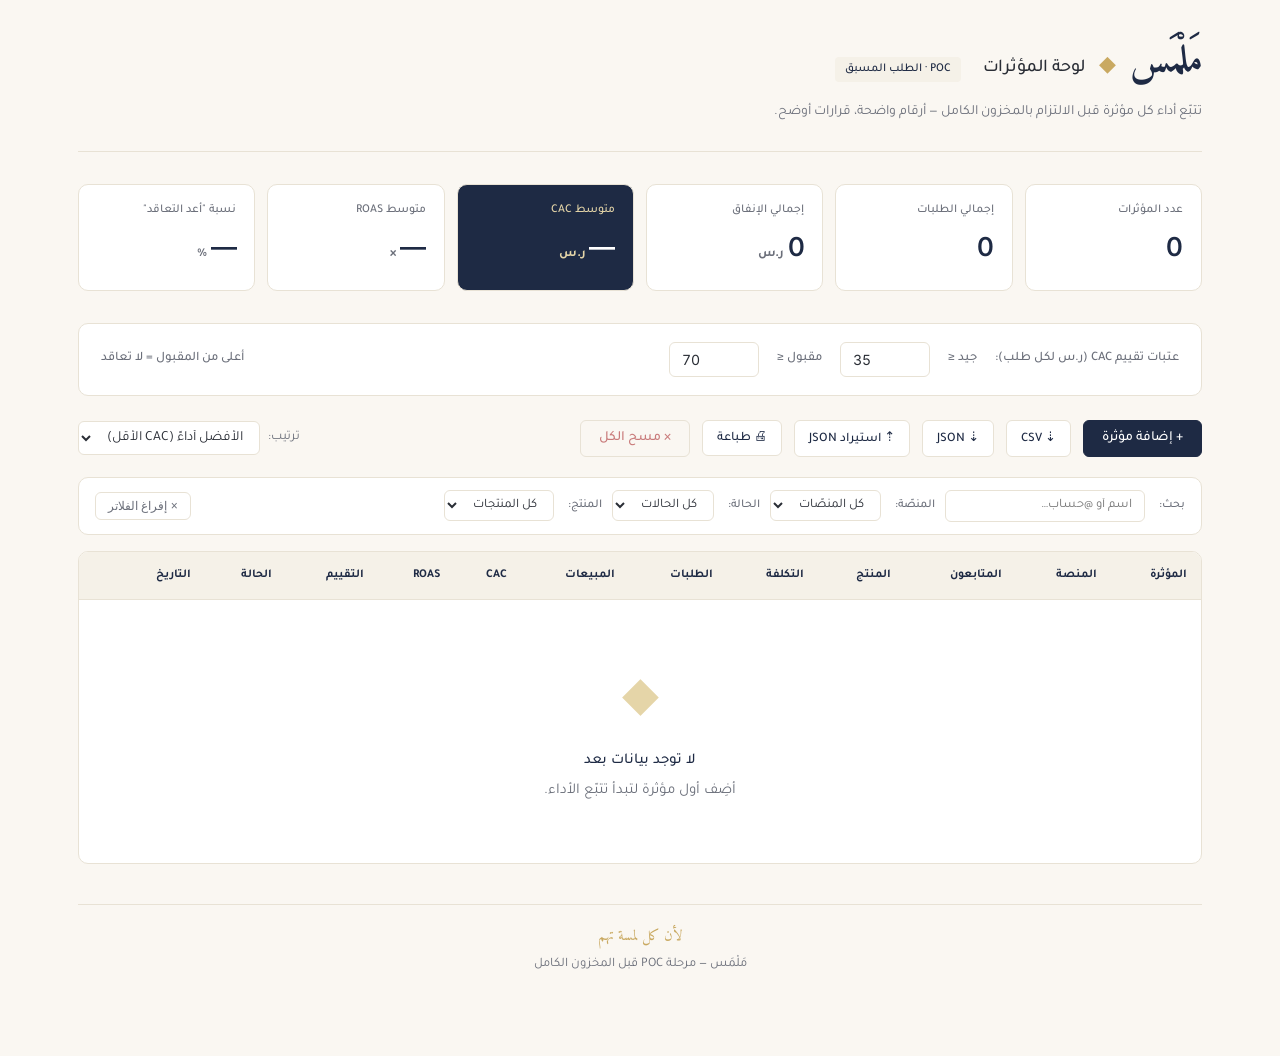
<file: miniApps/malmas_poc_dashboard.html>
<!DOCTYPE html>
<html dir="rtl" lang="ar">
<head>
<meta charset="UTF-8">
<meta name="viewport" content="width=device-width, initial-scale=1.0">
<title>مَلْمَس · لوحة المؤثرات</title>
<link rel="preconnect" href="https://fonts.googleapis.com">
<link rel="preconnect" href="https://fonts.gstatic.com" crossorigin>
<link href="https://fonts.googleapis.com/css2?family=Tajawal:wght@400;500;700&family=Amiri:wght@400;700&family=Inter:wght@400;500;600&display=swap" rel="stylesheet">
<style>
  :root {
    --cream: #FAF7F2;
    --surface: #FFFFFF;
    --navy: #1E2A44;
    --navy-deep: #14203A;
    --gold: #C9A961;
    --gold-soft: #E5D5A8;
    --sage: #8B9A7E;
    --rose: #C97B7B;
    --muted: #6B6F7A;
    --ink: #2A2E36;
    --border: #E8E2D5;
    --border-soft: #F0EBE0;
    --shade: #F5F1E8;
  }
  * { box-sizing: border-box; margin: 0; padding: 0; }
  html, body { background: var(--cream); color: var(--ink); font-family: 'Tajawal', system-ui, sans-serif; font-size: 15px; line-height: 1.6; }
  .num { font-family: 'Inter', sans-serif; font-feature-settings: "tnum" 1; direction: ltr; unicode-bidi: isolate; }
  .wrap { max-width: 1180px; margin: 0 auto; padding: 32px 28px 80px; }

  /* Header */
  header { display: flex; flex-direction: column; gap: 8px; padding-bottom: 28px; border-bottom: 1px solid var(--border); margin-bottom: 32px; }
  .brand { display: flex; align-items: baseline; gap: 14px; flex-wrap: wrap; }
  .wordmark { font-family: 'Amiri', serif; font-size: 38px; font-weight: 700; color: var(--navy); letter-spacing: -0.5px; }
  .divider { color: var(--gold); font-size: 22px; }
  .page-title { font-size: 18px; font-weight: 500; color: var(--ink); }
  .subtitle { color: var(--muted); font-size: 14px; }
  .tag { display: inline-block; background: var(--shade); color: var(--navy); font-size: 12px; font-weight: 500; padding: 3px 10px; border-radius: 4px; margin-inline-start: 8px; }

  /* KPI grid */
  .kpi-grid { display: grid; grid-template-columns: repeat(5, 1fr); gap: 12px; margin-bottom: 32px; }
  .kpi { background: var(--surface); border: 1px solid var(--border); border-radius: 10px; padding: 16px 18px; }
  .kpi-label { font-size: 12px; color: var(--muted); margin-bottom: 6px; font-weight: 500; }
  .kpi-value { font-size: 26px; font-weight: 600; color: var(--navy); letter-spacing: -0.3px; }
  .kpi-unit { font-size: 13px; color: var(--muted); margin-inline-start: 4px; }
  .kpi.accent { background: var(--navy); }
  .kpi.accent .kpi-label { color: var(--gold-soft); }
  .kpi.accent .kpi-value { color: var(--surface); }
  .kpi.accent .kpi-unit { color: var(--gold-soft); }

  /* Toolbar */
  .toolbar { display: flex; align-items: center; gap: 12px; margin-bottom: 20px; flex-wrap: wrap; }
  .btn { font-family: inherit; font-size: 14px; font-weight: 500; padding: 9px 18px; border-radius: 6px; cursor: pointer; transition: all 0.15s; border: 1px solid transparent; }
  .btn-primary { background: var(--navy); color: var(--surface); border-color: var(--navy); }
  .btn-primary:hover { background: var(--navy-deep); }
  .btn-ghost { background: transparent; color: var(--navy); border-color: var(--border); }
  .btn-ghost:hover { background: var(--shade); border-color: var(--gold); }
  .btn-danger { background: transparent; color: var(--rose); border-color: transparent; padding: 4px 8px; font-size: 13px; }
  .btn-danger:hover { background: #FBEEEE; }
  .sort-group { margin-inline-start: auto; display: flex; align-items: center; gap: 8px; }
  .sort-group label { font-size: 13px; color: var(--muted); }
  select, input, textarea { font-family: inherit; font-size: 14px; padding: 8px 12px; border: 1px solid var(--border); border-radius: 6px; background: var(--surface); color: var(--ink); }
  select:focus, input:focus, textarea:focus { outline: none; border-color: var(--gold); box-shadow: 0 0 0 3px rgba(201, 169, 97, 0.15); }

  /* Add form */
  .form-panel { background: var(--surface); border: 1px solid var(--border); border-radius: 10px; padding: 24px; margin-bottom: 24px; }
  .form-panel.hidden { display: none; }
  .form-title { font-size: 16px; font-weight: 700; color: var(--navy); margin-bottom: 16px; padding-bottom: 12px; border-bottom: 1px solid var(--border-soft); }
  .form-grid { display: grid; grid-template-columns: repeat(3, 1fr); gap: 14px; }
  .field { display: flex; flex-direction: column; gap: 4px; }
  .field label { font-size: 12px; color: var(--muted); font-weight: 500; }
  .field input, .field select, .field textarea { width: 100%; }
  .field.full { grid-column: 1 / -1; }
  .form-actions { display: flex; gap: 10px; margin-top: 16px; padding-top: 16px; border-top: 1px solid var(--border-soft); }

  /* Table */
  .table-wrap { background: var(--surface); border: 1px solid var(--border); border-radius: 10px; overflow: hidden; }
  table { width: 100%; border-collapse: collapse; }
  thead { background: var(--shade); }
  th { text-align: start; padding: 14px 14px; font-size: 12px; font-weight: 700; color: var(--navy); text-transform: none; letter-spacing: 0; border-bottom: 1px solid var(--border); }
  td { padding: 14px 14px; border-bottom: 1px solid var(--border-soft); font-size: 14px; vertical-align: middle; }
  tbody tr:last-child td { border-bottom: none; }
  tbody tr:hover { background: var(--shade); }
  .empty { text-align: center; padding: 60px 24px; color: var(--muted); }
  .empty-icon { font-family: 'Amiri', serif; font-size: 48px; color: var(--gold-soft); margin-bottom: 12px; }

  .handle { color: var(--muted); font-size: 12px; }
  .platform-pill { display: inline-block; font-size: 11px; padding: 2px 8px; border-radius: 4px; font-weight: 500; background: var(--shade); color: var(--navy); }

  .verdict { display: inline-block; font-size: 12px; padding: 4px 10px; border-radius: 4px; font-weight: 500; }
  .verdict.good { background: #E8F0E2; color: #3B6D11; }
  .verdict.ok { background: #FAEEDA; color: #854F0B; }
  .verdict.bad { background: #FCEBEB; color: #791F1F; }
  .verdict.none { background: var(--shade); color: var(--muted); }

  /* Settings */
  .settings { background: var(--surface); border: 1px solid var(--border); border-radius: 10px; padding: 18px 22px; margin-bottom: 24px; display: flex; align-items: center; gap: 18px; flex-wrap: wrap; }
  .settings-label { font-size: 13px; color: var(--muted); font-weight: 500; }
  .settings input { width: 90px; }

  /* Footer */
  footer { margin-top: 40px; padding-top: 20px; border-top: 1px solid var(--border); text-align: center; color: var(--muted); font-size: 13px; }
  footer .quote { font-family: 'Amiri', serif; font-size: 15px; color: var(--gold); }

  /* Responsive */
  @media (max-width: 880px) {
    .kpi-grid { grid-template-columns: repeat(2, 1fr); }
    .form-grid { grid-template-columns: 1fr; }
    .wrap { padding: 20px 16px 60px; }
    .wordmark { font-size: 30px; }
    th, td { padding: 10px 8px; font-size: 13px; }
    .table-wrap { overflow-x: auto; }
    .filters-bar { flex-direction: column; align-items: stretch !important; }
    .filters-bar select, .filters-bar input { width: 100%; }
  }

  /* === Added: extra KPIs, filters, toast, modal, platform breakdown, print === */
  .kpi-grid { grid-template-columns: repeat(6, 1fr); }
  @media (max-width: 1100px) { .kpi-grid { grid-template-columns: repeat(3, 1fr); } }
  @media (max-width: 880px)  { .kpi-grid { grid-template-columns: repeat(2, 1fr); } }

  .breakdown-panel { background: var(--surface); border: 1px solid var(--border); border-radius: 10px; padding: 18px 22px; margin-bottom: 24px; }
  .breakdown-title { font-size: 14px; font-weight: 700; color: var(--navy); margin-bottom: 14px; }
  .breakdown-grid { display: grid; grid-template-columns: repeat(auto-fit, minmax(180px, 1fr)); gap: 12px; }
  .breakdown-card { background: var(--shade); border-radius: 8px; padding: 12px 14px; }
  .breakdown-card.best { background: #E8F0E2; border-inline-start: 3px solid #3B6D11; }
  .breakdown-card.worst { background: #FCEBEB; border-inline-start: 3px solid #791F1F; }
  .breakdown-card .bc-platform { font-size: 13px; font-weight: 700; color: var(--navy); margin-bottom: 4px; }
  .breakdown-card .bc-stat { font-size: 12px; color: var(--muted); }
  .breakdown-card .bc-stat strong { color: var(--ink); font-family: 'Inter', sans-serif; }

  .filters-bar {
    display: flex; align-items: center; gap: 10px;
    margin-bottom: 16px; flex-wrap: wrap;
    background: var(--surface); border: 1px solid var(--border);
    border-radius: 10px; padding: 12px 16px;
  }
  .filters-bar select, .filters-bar input {
    font-family: inherit; font-size: 13px; padding: 7px 12px;
    border: 1px solid var(--border); border-radius: 6px;
    background: var(--surface); color: var(--ink);
  }
  .filters-bar .filter-label {
    font-size: 12px; color: var(--muted); font-weight: 500; margin-inline-end: 4px;
  }
  .filters-bar .spacer { flex: 1; }
  .filters-bar .clear-filters {
    font-size: 12px; padding: 6px 12px; border: 1px solid var(--border);
    background: transparent; color: var(--muted); border-radius: 6px; cursor: pointer;
  }
  .filters-bar .clear-filters:hover { border-color: var(--gold); color: var(--navy); }

  .status-pill {
    display: inline-block; font-size: 11px; padding: 3px 9px; border-radius: 4px;
    font-weight: 500; background: var(--shade); color: var(--navy);
  }
  .status-pill.live { background: #E8F0E2; color: #3B6D11; }
  .status-pill.progress { background: #FAEEDA; color: #854F0B; }
  .status-pill.scheduled { background: var(--gold-soft); color: #854F0B; }
  .status-pill.done { background: var(--shade); color: var(--muted); }

  .density { font-size: 11px; color: var(--muted); font-family: 'Inter', sans-serif; margin-top: 2px; }

  .hidden-input { display: none; }
  .toolbar-btn {
    font-family: inherit; font-size: 13px; padding: 8px 14px;
    border-radius: 6px; cursor: pointer; transition: all 0.15s;
    border: 1px solid var(--border); background: var(--surface);
    color: var(--navy); font-weight: 500;
  }
  .toolbar-btn:hover { border-color: var(--gold); background: var(--shade); }

  /* Toast */
  .toast-wrap { position: fixed; top: 24px; inset-inline-end: 24px; z-index: 200; display: flex; flex-direction: column; gap: 8px; pointer-events: none; }
  .toast {
    background: var(--navy); color: var(--surface);
    padding: 12px 18px; border-radius: 8px;
    box-shadow: 0 4px 16px rgba(20, 32, 58, 0.25);
    font-size: 14px; font-weight: 500;
    pointer-events: auto;
    border-inline-start: 3px solid var(--gold);
    max-width: 360px;
  }
  .toast.success { border-inline-start-color: #3B6D11; }
  .toast.error { background: #791F1F; border-inline-start-color: #FBC9C9; }

  /* Modal */
  .modal-overlay { position: fixed; inset: 0; background: rgba(20, 32, 58, 0.55); display: none; align-items: center; justify-content: center; z-index: 100; padding: 20px; }
  .modal-overlay.show { display: flex; }
  .modal { background: var(--surface); border-radius: 12px; padding: 28px; max-width: 460px; width: 100%; }
  .modal h3 { font-family: 'Amiri', serif; font-size: 22px; color: var(--navy); margin-bottom: 8px; }
  .modal p { color: var(--muted); font-size: 14px; margin-bottom: 16px; }
  .modal-actions { display: flex; gap: 10px; justify-content: flex-end; margin-top: 18px; }

  /* Print */
  @media print {
    body { background: white; }
    .toolbar, .form-panel, .filters-bar, .toast-wrap, .modal-overlay, footer { display: none !important; }
    .wrap { max-width: 100%; padding: 0; }
    .kpi-grid { grid-template-columns: repeat(6, 1fr); gap: 6px; }
    .kpi { padding: 8px 10px; box-shadow: none !important; border: 1px solid #999 !important; }
    .kpi-value { font-size: 18px; }
    .breakdown-panel, .table-wrap { border: 1px solid #999 !important; page-break-inside: avoid; }
  }
</style>
</head>
<body>
<div class="wrap">

  <header>
    <div class="brand">
      <span class="wordmark">مَلْمَس</span>
      <span class="divider">◆</span>
      <span class="page-title">لوحة المؤثرات</span>
      <span class="tag">POC · الطلب المسبق</span>
    </div>
    <p class="subtitle">تتبّع أداء كل مؤثرة قبل الالتزام بالمخزون الكامل — أرقام واضحة، قرارات أوضح.</p>
  </header>

  <section class="kpi-grid">
    <div class="kpi">
      <div class="kpi-label">عدد المؤثرات</div>
      <div class="kpi-value"><span class="num" id="kpi-count">0</span></div>
    </div>
    <div class="kpi">
      <div class="kpi-label">إجمالي الطلبات</div>
      <div class="kpi-value"><span class="num" id="kpi-orders">0</span></div>
    </div>
    <div class="kpi">
      <div class="kpi-label">إجمالي الإنفاق</div>
      <div class="kpi-value"><span class="num" id="kpi-spend">0</span><span class="kpi-unit">ر.س</span></div>
    </div>
    <div class="kpi accent">
      <div class="kpi-label">متوسط CAC</div>
      <div class="kpi-value"><span class="num" id="kpi-cac">—</span><span class="kpi-unit">ر.س</span></div>
    </div>
    <div class="kpi">
      <div class="kpi-label">متوسط ROAS</div>
      <div class="kpi-value"><span class="num" id="kpi-roas">—</span><span class="kpi-unit">×</span></div>
    </div>
    <div class="kpi">
      <div class="kpi-label">نسبة "أعد التعاقد"</div>
      <div class="kpi-value"><span class="num" id="kpi-success">—</span><span class="kpi-unit">%</span></div>
    </div>
  </section>

  <section class="breakdown-panel" id="breakdown-panel" style="display:none;">
    <div class="breakdown-title">أداء حسب المنصّة</div>
    <div class="breakdown-grid" id="breakdown-grid"></div>
  </section>

  <div class="settings">
    <span class="settings-label">عتبات تقييم CAC (ر.س لكل طلب):</span>
    <span class="settings-label">جيد ≤</span>
    <input type="number" id="threshold-good" value="35" min="0" step="1" class="num">
    <span class="settings-label">مقبول ≤</span>
    <input type="number" id="threshold-ok" value="70" min="0" step="1" class="num">
    <span class="settings-label" style="margin-inline-start:auto;">أعلى من المقبول = لا تعاقد</span>
  </div>

  <div class="toolbar">
    <button class="btn btn-primary" id="add-btn">+ إضافة مؤثرة</button>
    <button class="toolbar-btn" id="export-btn">⇣ CSV</button>
    <button class="toolbar-btn" id="export-json-btn">⇣ JSON</button>
    <button class="toolbar-btn" id="import-json-btn">⇡ استيراد JSON</button>
    <input type="file" id="import-file" class="hidden-input" accept="application/json,.json">
    <button class="toolbar-btn" id="print-btn">🖨 طباعة</button>
    <button class="btn btn-ghost" id="clear-btn" style="color: var(--rose);">× مسح الكل</button>
    <div class="sort-group">
      <label for="sort">ترتيب:</label>
      <select id="sort">
        <option value="cac-asc">الأفضل أداءً (CAC الأقل)</option>
        <option value="cac-desc">الأسوأ أداءً (CAC الأعلى)</option>
        <option value="roas-desc">الأعلى ROAS</option>
        <option value="orders-desc">الأكثر طلبات</option>
        <option value="revenue-desc">الأعلى مبيعات</option>
        <option value="date-desc">الأحدث أولاً</option>
        <option value="date-asc">الأقدم أولاً</option>
      </select>
    </div>
  </div>

  <div class="filters-bar">
    <span class="filter-label">بحث:</span>
    <input id="filter-search" type="search" placeholder="اسم أو @حساب…" style="min-width: 200px;">
    <span class="filter-label">المنصّة:</span>
    <select id="filter-platform">
      <option value="">كل المنصّات</option>
      <option value="Instagram">Instagram</option>
      <option value="TikTok">TikTok</option>
      <option value="Snapchat">Snapchat</option>
      <option value="X">X (Twitter)</option>
      <option value="YouTube">YouTube</option>
    </select>
    <span class="filter-label">الحالة:</span>
    <select id="filter-status">
      <option value="">كل الحالات</option>
      <option value="نُشر">نُشر</option>
      <option value="قيد التنفيذ">قيد التنفيذ</option>
      <option value="مجدول">مجدول</option>
      <option value="منتهي">منتهي</option>
    </select>
    <span class="filter-label">المنتج:</span>
    <select id="filter-sku">
      <option value="">كل المنتجات</option>
      <option value="SKU 1 — منظم العربة">SKU 1</option>
      <option value="SKU 2 — وسادة الرضاعة">SKU 2</option>
      <option value="SKU 3 — سجادة الحروف">SKU 3</option>
      <option value="SKU 4 — هدية العقيقة">SKU 4</option>
      <option value="SKU 5 — حقيبة الحفاضات">SKU 5</option>
      <option value="SKU 6 — مصباح + صوت">SKU 6</option>
      <option value="SKU 7 — طقم سيليكون">SKU 7</option>
      <option value="SKU 8 — الدُمى">SKU 8</option>
      <option value="متعدد">متعدد</option>
    </select>
    <div class="spacer"></div>
    <button class="clear-filters" id="clear-filters">× إفراغ الفلاتر</button>
  </div>

  <section class="form-panel hidden" id="form-panel">
    <div class="form-title" id="form-title">إضافة مؤثرة جديدة</div>
    <div class="form-grid">
      <div class="field">
        <label for="f-name">اسم المؤثرة</label>
        <input id="f-name" type="text" placeholder="مثال: ريم الخالد">
      </div>
      <div class="field">
        <label for="f-handle">@الحساب</label>
        <input id="f-handle" type="text" placeholder="@reem_baby" dir="ltr">
      </div>
      <div class="field">
        <label for="f-platform">المنصة</label>
        <select id="f-platform">
          <option value="Instagram">Instagram</option>
          <option value="TikTok">TikTok</option>
          <option value="Snapchat">Snapchat</option>
          <option value="X">X (Twitter)</option>
          <option value="YouTube">YouTube</option>
        </select>
      </div>
      <div class="field">
        <label for="f-followers">عدد المتابعين</label>
        <input id="f-followers" type="number" min="0" placeholder="25000" class="num">
      </div>
      <div class="field">
        <label for="f-sku">المنتج المُسوَّق</label>
        <select id="f-sku">
          <option value="SKU 1 — منظم العربة">SKU 1 — منظم العربة</option>
          <option value="SKU 2 — وسادة الرضاعة">SKU 2 — وسادة الرضاعة</option>
          <option value="SKU 3 — سجادة الحروف">SKU 3 — سجادة الحروف</option>
          <option value="SKU 4 — هدية العقيقة">SKU 4 — هدية العقيقة</option>
          <option value="SKU 5 — حقيبة الحفاضات">SKU 5 — حقيبة الحفاضات</option>
          <option value="SKU 6 — مصباح + صوت">SKU 6 — مصباح + صوت</option>
          <option value="SKU 7 — طقم سيليكون">SKU 7 — طقم سيليكون</option>
          <option value="SKU 8 — الدُمى">SKU 8 — الدُمى</option>
          <option value="متعدد">متعدد المنتجات</option>
        </select>
      </div>
      <div class="field">
        <label for="f-deal">نوع التعاقد</label>
        <select id="f-deal">
          <option value="هدية">هدية فقط</option>
          <option value="مدفوع">مدفوع</option>
          <option value="عمولة">عمولة على المبيعات</option>
          <option value="مختلط">هدية + مدفوع</option>
        </select>
      </div>
      <div class="field">
        <label for="f-cost">التكلفة الكلية (ر.س)</label>
        <input id="f-cost" type="number" min="0" step="0.01" placeholder="850" class="num">
      </div>
      <div class="field">
        <label for="f-coupon">كود الخصم</label>
        <input id="f-coupon" type="text" placeholder="REEM10" dir="ltr">
      </div>
      <div class="field">
        <label for="f-date">تاريخ النشر</label>
        <input id="f-date" type="date">
      </div>
      <div class="field">
        <label for="f-orders">الطلبات المُحققة</label>
        <input id="f-orders" type="number" min="0" placeholder="18" class="num">
      </div>
      <div class="field">
        <label for="f-revenue">إجمالي المبيعات (ر.س)</label>
        <input id="f-revenue" type="number" min="0" step="0.01" placeholder="2700" class="num">
      </div>
      <div class="field">
        <label for="f-status">حالة الحملة</label>
        <select id="f-status">
          <option value="نُشر">نُشر</option>
          <option value="قيد التنفيذ">قيد التنفيذ</option>
          <option value="مجدول">مجدول</option>
          <option value="منتهي">منتهي</option>
        </select>
      </div>
      <div class="field full">
        <label for="f-notes">ملاحظات</label>
        <textarea id="f-notes" rows="2" placeholder="جودة المحتوى، التفاعل، تعليقات الجمهور، تكلفة شحن العينة..."></textarea>
      </div>
    </div>
    <div class="form-actions">
      <button class="btn btn-primary" id="save-btn">حفظ</button>
      <button class="btn btn-ghost" id="cancel-btn">إلغاء</button>
    </div>
  </section>

  <div class="table-wrap">
    <table>
      <thead>
        <tr>
          <th>المؤثرة</th>
          <th>المنصة</th>
          <th>المتابعون</th>
          <th>المنتج</th>
          <th>التكلفة</th>
          <th>الطلبات</th>
          <th>المبيعات</th>
          <th>CAC</th>
          <th>ROAS</th>
          <th>التقييم</th>
          <th>الحالة</th>
          <th>التاريخ</th>
          <th></th>
        </tr>
      </thead>
      <tbody id="rows"></tbody>
    </table>
    <div class="empty" id="empty">
      <div class="empty-icon">◆</div>
      <div style="font-weight:500; color: var(--navy); margin-bottom:6px;">لا توجد بيانات بعد</div>
      <div>أضِف أول مؤثرة لتبدأ تتبّع الأداء.</div>
    </div>
  </div>

  <footer>
    <div class="quote">لأن كل لمسة تهم</div>
    <div style="margin-top:6px;">مَلْمَس — مرحلة POC قبل المخزون الكامل</div>
  </footer>

</div>

<!-- Toast container -->
<div class="toast-wrap" id="toast-wrap"></div>

<!-- Confirm modal -->
<div class="modal-overlay" id="confirm-modal">
  <div class="modal">
    <h3 id="confirm-title">—</h3>
    <p id="confirm-message">—</p>
    <div class="modal-actions">
      <button class="btn btn-ghost" id="confirm-cancel">إلغاء</button>
      <button class="btn btn-primary" id="confirm-ok">تأكيد</button>
    </div>
  </div>
</div>

<script>
'use strict';

// ============ Storage adapter (localStorage-backed) ============
window.storage = (function () {
  return {
    async get(key) {
      try { const v = localStorage.getItem(key); return v == null ? null : { value: v }; }
      catch { return null; }
    },
    async set(key, value) {
      try { localStorage.setItem(key, value); } catch (e) { console.error('storage.set failed', e); }
    },
    async delete(key) {
      try { localStorage.removeItem(key); } catch { }
    },
    async list(prefix) {
      const keys = [];
      try {
        for (let i = 0; i < localStorage.length; i++) {
          const k = localStorage.key(i);
          if (k && k.startsWith(prefix)) keys.push(k);
        }
      } catch { }
      return { keys };
    }
  };
})();

// ============ State ============
let entries = [];
let editingId = null;
let thresholds = { good: 35, ok: 70 };
let filters = { search: '', platform: '', status: '', sku: '' };

// ============ Toast (non-blocking feedback) ============
function toast(message, type = 'info', durationMs = 2600) {
  const wrap = document.getElementById('toast-wrap');
  if (!wrap) return;
  const el = document.createElement('div');
  el.className = 'toast' + (type === 'success' ? ' success' : type === 'error' ? ' error' : '');
  el.textContent = message;
  wrap.appendChild(el);
  setTimeout(() => {
    el.style.transition = 'opacity 0.25s';
    el.style.opacity = '0';
    setTimeout(() => el.remove(), 280);
  }, durationMs);
}

// ============ Confirm modal (promisified) ============
function confirmModal(title, message, okText = 'تأكيد') {
  return new Promise(resolve => {
    const modal = document.getElementById('confirm-modal');
    document.getElementById('confirm-title').textContent = title;
    document.getElementById('confirm-message').textContent = message;
    const okBtn = document.getElementById('confirm-ok');
    const cancelBtn = document.getElementById('confirm-cancel');
    okBtn.textContent = okText;
    modal.classList.add('show');
    setTimeout(() => okBtn.focus(), 30);

    const onOk = () => { cleanup(); resolve(true); };
    const onCancel = () => { cleanup(); resolve(false); };
    const onKey = (e) => {
      if (e.key === 'Escape') onCancel();
      else if (e.key === 'Enter') onOk();
    };
    function cleanup() {
      modal.classList.remove('show');
      okBtn.removeEventListener('click', onOk);
      cancelBtn.removeEventListener('click', onCancel);
      document.removeEventListener('keydown', onKey);
    }
    okBtn.addEventListener('click', onOk);
    cancelBtn.addEventListener('click', onCancel);
    document.addEventListener('keydown', onKey);
  });
}

// ============ Storage ============
async function loadAll() {
  try {
    const settings = await window.storage.get('poc:settings');
    if (settings && settings.value) {
      const s = JSON.parse(settings.value);
      thresholds = s;
      document.getElementById('threshold-good').value = s.good;
      document.getElementById('threshold-ok').value = s.ok;
    }
  } catch (e) { /* first run */ }

  try {
    const list = await window.storage.list('poc:inf:');
    if (list && list.keys) {
      const items = await Promise.all(
        list.keys.map(async k => {
          try {
            const r = await window.storage.get(k);
            return r ? JSON.parse(r.value) : null;
          } catch { return null; }
        })
      );
      entries = items.filter(Boolean);
    }
  } catch (e) { entries = []; }
  render();
}

async function persist(entry) {
  try {
    await window.storage.set('poc:inf:' + entry.id, JSON.stringify(entry));
  } catch (e) { console.error('persist failed', e); }
}

async function removeStored(id) {
  try { await window.storage.delete('poc:inf:' + id); } catch (e) { }
}

async function saveSettings() {
  try { await window.storage.set('poc:settings', JSON.stringify(thresholds)); } catch (e) { }
}

// ============ Computed ============
function cac(e) {
  const orders = Number(e.orders) || 0;
  const cost = Number(e.cost) || 0;
  if (orders === 0) return null;
  return cost / orders;
}
function roas(e) {
  const cost = Number(e.cost) || 0;
  const rev = Number(e.revenue) || 0;
  if (cost === 0) return null;
  return rev / cost;
}
function verdict(c) {
  if (c === null) return { cls: 'none', text: '—' };
  if (c <= thresholds.good) return { cls: 'good', text: 'أعد التعاقد' };
  if (c <= thresholds.ok) return { cls: 'ok', text: 'متابعة' };
  return { cls: 'bad', text: 'لا تعاقد' };
}
function fmtMoney(n) {
  if (n === null || n === undefined || isNaN(n)) return '—';
  return Math.round(n).toLocaleString('en-US');
}
function fmtNum(n) {
  if (n === null || n === undefined || isNaN(n)) return '—';
  return Number(n).toLocaleString('en-US');
}

// كثافة التحويل: عدد الطلبات لكل 1000 متابع — مؤشّر لجودة الجمهور (لا فقط حجمه).
function density(e) {
  const orders = Number(e.orders) || 0;
  const followers = Number(e.followers) || 0;
  if (followers === 0) return null;
  return (orders / followers) * 1000;
}

function statusClass(s) {
  if (s === 'نُشر') return 'live';
  if (s === 'قيد التنفيذ') return 'progress';
  if (s === 'مجدول') return 'scheduled';
  if (s === 'منتهي') return 'done';
  return '';
}

// تطبيق الفلاتر على القائمة قبل العرض.
function applyFilters(list) {
  const q = (filters.search || '').toLowerCase();
  return list.filter(e => {
    if (filters.platform && e.platform !== filters.platform) return false;
    if (filters.status && e.status !== filters.status) return false;
    if (filters.sku && e.sku !== filters.sku) return false;
    if (q) {
      const hay = ((e.name || '') + ' ' + (e.handle || '')).toLowerCase();
      if (!hay.includes(q)) return false;
    }
    return true;
  });
}

// تجميع الأداء حسب المنصّة — لمعرفة أيّها الأرخص و أيّها الأغلى CAC.
function platformBreakdown() {
  const by = {};
  for (const e of entries) {
    const p = e.platform || '—';
    if (!by[p]) by[p] = { count: 0, orders: 0, spend: 0, revenue: 0 };
    by[p].count++;
    by[p].orders += Number(e.orders) || 0;
    by[p].spend += Number(e.cost) || 0;
    by[p].revenue += Number(e.revenue) || 0;
  }
  return Object.entries(by).map(([platform, x]) => ({
    platform,
    count: x.count,
    cac: x.orders > 0 ? x.spend / x.orders : null,
    roas: x.spend > 0 ? x.revenue / x.spend : null,
    spend: x.spend,
    orders: x.orders
  }));
}

// ============ Render ============
function render() {
  // KPIs — على كامل المجموعة (لا تتأثر بالفلاتر)
  const total = entries.length;
  const totalOrders = entries.reduce((s, e) => s + (Number(e.orders) || 0), 0);
  const totalSpend = entries.reduce((s, e) => s + (Number(e.cost) || 0), 0);
  const totalRev = entries.reduce((s, e) => s + (Number(e.revenue) || 0), 0);
  const avgCac = totalOrders > 0 ? totalSpend / totalOrders : null;
  const avgRoas = totalSpend > 0 ? totalRev / totalSpend : null;

  // نسبة "أعد التعاقد": عدد المؤثرات التي حقّقت CAC ضمن العتبة الجيدة (من بين الذين لديهم طلبات).
  const withCac = entries.map(e => cac(e)).filter(c => c !== null);
  const goodCount = withCac.filter(c => c <= thresholds.good).length;
  const successPct = withCac.length > 0 ? (goodCount / withCac.length) * 100 : null;

  document.getElementById('kpi-count').textContent = total;
  document.getElementById('kpi-orders').textContent = fmtNum(totalOrders);
  document.getElementById('kpi-spend').textContent = fmtMoney(totalSpend);
  document.getElementById('kpi-cac').textContent = avgCac === null ? '—' : fmtMoney(avgCac);
  document.getElementById('kpi-roas').textContent = avgRoas === null ? '—' : avgRoas.toFixed(2);
  document.getElementById('kpi-success').textContent = successPct === null ? '—' : Math.round(successPct);

  renderBreakdown();

  // Filter then sort
  const sortKey = document.getElementById('sort').value;
  const filtered = applyFilters(entries);
  const sorted = [...filtered].sort((a, b) => {
    const cacA = cac(a), cacB = cac(b);
    const roasA = roas(a), roasB = roas(b);
    switch (sortKey) {
      case 'cac-asc':
        if (cacA === null) return 1;
        if (cacB === null) return -1;
        return cacA - cacB;
      case 'cac-desc':
        if (cacA === null) return 1;
        if (cacB === null) return -1;
        return cacB - cacA;
      case 'roas-desc':
        if (roasA === null) return 1;
        if (roasB === null) return -1;
        return roasB - roasA;
      case 'orders-desc':
        return (Number(b.orders) || 0) - (Number(a.orders) || 0);
      case 'revenue-desc':
        return (Number(b.revenue) || 0) - (Number(a.revenue) || 0);
      case 'date-desc':
        return (b.date || '').localeCompare(a.date || '');
      case 'date-asc':
        return (a.date || '').localeCompare(b.date || '');
    }
    return 0;
  });

  // Table
  const tbody = document.getElementById('rows');
  const empty = document.getElementById('empty');
  if (sorted.length === 0) {
    tbody.innerHTML = '';
    empty.style.display = 'block';
    const hasFilters = filters.search || filters.platform || filters.status || filters.sku;
    if (hasFilters && entries.length > 0) {
      empty.innerHTML = `<div class="empty-icon">◆</div>
        <div style="font-weight:500; color: var(--navy); margin-bottom:6px;">لا نتائج للفلاتر الحالية</div>
        <div>جرّب توسيع الفلاتر أو إفراغها.</div>`;
    } else {
      empty.innerHTML = `<div class="empty-icon">◆</div>
        <div style="font-weight:500; color: var(--navy); margin-bottom:6px;">لا توجد بيانات بعد</div>
        <div>أضِف أول مؤثرة لتبدأ تتبّع الأداء.</div>`;
    }
    return;
  }
  empty.style.display = 'none';
  tbody.innerHTML = sorted.map(e => {
    const c = cac(e);
    const r = roas(e);
    const v = verdict(c);
    const d = density(e);
    return `<tr>
      <td>
        <div style="font-weight:500; color: var(--navy);">${escapeHtml(e.name || '—')}</div>
        <div class="handle" dir="ltr" style="text-align:start;">${escapeHtml(e.handle || '')}</div>
      </td>
      <td><span class="platform-pill">${escapeHtml(e.platform || '—')}</span></td>
      <td class="num">
        ${fmtNum(e.followers)}
        ${d !== null ? `<div class="density">${d.toFixed(2)} طلب / 1k</div>` : ''}
      </td>
      <td style="font-size:13px;">${escapeHtml(e.sku || '—')}</td>
      <td class="num">${fmtMoney(e.cost)}</td>
      <td class="num">${fmtNum(e.orders)}</td>
      <td class="num">${fmtMoney(e.revenue)}</td>
      <td class="num" style="font-weight:600;">${c === null ? '—' : fmtMoney(c)}</td>
      <td class="num">${r === null ? '—' : r.toFixed(2) + '×'}</td>
      <td><span class="verdict ${v.cls}">${v.text}</span></td>
      <td><span class="status-pill ${statusClass(e.status)}">${escapeHtml(e.status || '—')}</span></td>
      <td class="num" style="font-size:12px; color: var(--muted);">${escapeHtml(e.date || '—')}</td>
      <td style="white-space:nowrap;">
        <button class="btn btn-danger" onclick="editEntry('${e.id}')" title="تعديل">✎</button>
        <button class="btn btn-danger" onclick="deleteEntry('${e.id}')" title="حذف">×</button>
      </td>
    </tr>`;
  }).join('');
}

function renderBreakdown() {
  const panel = document.getElementById('breakdown-panel');
  const grid = document.getElementById('breakdown-grid');
  const data = platformBreakdown().filter(b => b.count > 0);
  // اعرض البانل فقط عند وجود منصّتَين أو أكثر — قبل ذلك المقارنة بلا معنى.
  if (data.length < 2) { panel.style.display = 'none'; return; }
  panel.style.display = '';

  // حدّد الأفضل (أقل CAC) والأسوأ (أعلى CAC) من بين الذين لديهم CAC.
  const withCac = data.filter(b => b.cac !== null);
  let bestKey = null, worstKey = null;
  if (withCac.length >= 2) {
    const minCac = Math.min(...withCac.map(b => b.cac));
    const maxCac = Math.max(...withCac.map(b => b.cac));
    bestKey = withCac.find(b => b.cac === minCac)?.platform;
    worstKey = withCac.find(b => b.cac === maxCac)?.platform;
  }

  grid.innerHTML = data.map(b => {
    const cls = b.platform === bestKey ? 'best' : (b.platform === worstKey ? 'worst' : '');
    return `<div class="breakdown-card ${cls}">
      <div class="bc-platform">${escapeHtml(b.platform)} <span style="font-weight:400; color: var(--muted); font-size: 11px;">(${b.count})</span></div>
      <div class="bc-stat">CAC: <strong>${b.cac === null ? '—' : fmtMoney(b.cac)} ر.س</strong></div>
      <div class="bc-stat">ROAS: <strong>${b.roas === null ? '—' : b.roas.toFixed(2) + '×'}</strong></div>
      <div class="bc-stat">إنفاق: <strong>${fmtMoney(b.spend)} ر.س</strong> · طلبات: <strong>${fmtNum(b.orders)}</strong></div>
    </div>`;
  }).join('');
}

function escapeHtml(s) {
  if (s === null || s === undefined) return '';
  return String(s).replace(/[&<>"']/g, c => ({ '&':'&amp;','<':'&lt;','>':'&gt;','"':'&quot;',"'":'&#39;' }[c]));
}

// ============ Form ============
function openForm(entry) {
  editingId = entry ? entry.id : null;
  document.getElementById('form-title').textContent = entry ? 'تعديل بيانات المؤثرة' : 'إضافة مؤثرة جديدة';
  const e = entry || {};
  document.getElementById('f-name').value = e.name || '';
  document.getElementById('f-handle').value = e.handle || '';
  document.getElementById('f-platform').value = e.platform || 'Instagram';
  document.getElementById('f-followers').value = e.followers || '';
  document.getElementById('f-sku').value = e.sku || 'SKU 1 — منظم العربة';
  document.getElementById('f-deal').value = e.deal || 'هدية';
  document.getElementById('f-cost').value = e.cost || '';
  document.getElementById('f-coupon').value = e.coupon || '';
  document.getElementById('f-date').value = e.date || new Date().toISOString().slice(0, 10);
  document.getElementById('f-orders').value = e.orders || '';
  document.getElementById('f-revenue').value = e.revenue || '';
  document.getElementById('f-status').value = e.status || 'نُشر';
  document.getElementById('f-notes').value = e.notes || '';
  document.getElementById('form-panel').classList.remove('hidden');
  document.getElementById('f-name').focus();
  document.getElementById('form-panel').scrollIntoView({ behavior: 'smooth', block: 'start' });
}

function closeForm() {
  document.getElementById('form-panel').classList.add('hidden');
  editingId = null;
}

async function saveEntry() {
  const name = document.getElementById('f-name').value.trim();
  if (!name) { toast('الرجاء إدخال اسم المؤثرة.', 'error'); return; }
  const entry = {
    id: editingId || ('inf_' + Date.now() + '_' + Math.random().toString(36).slice(2, 7)),
    name,
    handle: document.getElementById('f-handle').value.trim(),
    platform: document.getElementById('f-platform').value,
    followers: Number(document.getElementById('f-followers').value) || 0,
    sku: document.getElementById('f-sku').value,
    deal: document.getElementById('f-deal').value,
    cost: Number(document.getElementById('f-cost').value) || 0,
    coupon: document.getElementById('f-coupon').value.trim(),
    date: document.getElementById('f-date').value,
    orders: Number(document.getElementById('f-orders').value) || 0,
    revenue: Number(document.getElementById('f-revenue').value) || 0,
    status: document.getElementById('f-status').value,
    notes: document.getElementById('f-notes').value.trim(),
    updated: Date.now()
  };
  await persist(entry);
  if (editingId) {
    entries = entries.map(x => x.id === editingId ? entry : x);
  } else {
    entries.push(entry);
  }
  closeForm();
  render();
}

window.editEntry = function(id) {
  const e = entries.find(x => x.id === id);
  if (e) openForm(e);
};

window.deleteEntry = async function(id) {
  const e = entries.find(x => x.id === id);
  if (!e) return;
  const ok = await confirmModal('حذف المؤثرة', 'هل تريد حذف "' + (e.name || '—') + '" من القائمة؟', 'حذف');
  if (!ok) return;
  await removeStored(id);
  entries = entries.filter(x => x.id !== id);
  render();
  toast('تم الحذف.', 'success');
};

async function clearAll() {
  if (entries.length === 0) { toast('لا توجد بيانات للحذف.', 'error'); return; }
  const ok = await confirmModal('مسح الكل', 'سيتم حذف جميع بيانات المؤثرات نهائياً (' + entries.length + '). متابعة؟', 'حذف الكل');
  if (!ok) return;
  for (const e of entries) await removeStored(e.id);
  entries = [];
  render();
  toast('تم المسح.', 'success');
}

function download(filename, content, mime) {
  const blob = new Blob([content], { type: mime || 'text/plain;charset=utf-8' });
  const url = URL.createObjectURL(blob);
  const a = document.createElement('a');
  a.href = url;
  a.download = filename;
  a.click();
  URL.revokeObjectURL(url);
}

function exportCSV() {
  if (entries.length === 0) { toast('لا توجد بيانات للتصدير.', 'error'); return; }
  const headers = ['Name','Handle','Platform','Followers','SKU','Deal','Cost SAR','Coupon','Date','Orders','Revenue SAR','CAC SAR','ROAS','Orders/1k Followers','Status','Notes'];
  const rows = entries.map(e => {
    const c = cac(e), r = roas(e), d = density(e);
    return [
      e.name, e.handle, e.platform, e.followers, e.sku, e.deal,
      e.cost, e.coupon, e.date, e.orders, e.revenue,
      c === null ? '' : c.toFixed(2),
      r === null ? '' : r.toFixed(2),
      d === null ? '' : d.toFixed(3),
      e.status, (e.notes || '').replace(/\n/g, ' ')
    ].map(v => {
      const s = String(v == null ? '' : v);
      return /[",\n]/.test(s) ? '"' + s.replace(/"/g, '""') + '"' : s;
    }).join(',');
  });
  const csv = '\uFEFF' + [headers.join(','), ...rows].join('\n');
  download('malmas_poc_influencers_' + new Date().toISOString().slice(0,10) + '.csv', csv, 'text/csv;charset=utf-8');
  toast('\u062A\u0645 \u062A\u0635\u062F\u064A\u0631 CSV.', 'success');
}

function exportJSON() {
  if (entries.length === 0) { toast('\u0644\u0627 \u062A\u0648\u062C\u062F \u0628\u064A\u0627\u0646\u0627\u062A \u0644\u0644\u062A\u0635\u062F\u064A\u0631.', 'error'); return; }
  const payload = { thresholds, entries };
  download(
    'malmas_poc_influencers_' + new Date().toISOString().slice(0,10) + '.json',
    JSON.stringify(payload, null, 2),
    'application/json;charset=utf-8'
  );
  toast('\u062A\u0645 \u062A\u0635\u062F\u064A\u0631 JSON.', 'success');
}

async function importJSON(file) {
  let raw;
  try {
    const text = await file.text();
    raw = JSON.parse(text);
  } catch {
    toast('\u0627\u0644\u0645\u0644\u0641 \u0644\u064A\u0633 JSON \u0635\u0627\u0644\u062D\u0627\u064B.', 'error');
    return;
  }
  const list = Array.isArray(raw) ? raw : (Array.isArray(raw.entries) ? raw.entries : []);
  if (raw && raw.thresholds && typeof raw.thresholds === 'object') {
    thresholds = { good: Number(raw.thresholds.good) || 35, ok: Number(raw.thresholds.ok) || 70 };
    document.getElementById('threshold-good').value = thresholds.good;
    document.getElementById('threshold-ok').value = thresholds.ok;
    await saveSettings();
  }
  let added = 0;
  for (const ent of list) {
    if (!ent || !ent.name) continue;
    const e = {
      id: 'inf_' + Date.now() + '_' + Math.random().toString(36).slice(2, 7),
      name: ent.name, handle: ent.handle || '',
      platform: ent.platform || 'Instagram',
      followers: Number(ent.followers) || 0,
      sku: ent.sku || '', deal: ent.deal || '\u0647\u062F\u064A\u0629',
      cost: Number(ent.cost) || 0, coupon: ent.coupon || '',
      date: ent.date || '', orders: Number(ent.orders) || 0,
      revenue: Number(ent.revenue) || 0,
      status: ent.status || '\u0646\u064F\u0634\u0631', notes: ent.notes || '',
      updated: Date.now()
    };
    await persist(e);
    entries.push(e);
    added++;
  }
  render();
  if (added === 0) toast('\u0644\u0645 \u064A\u062A\u0645 \u062A\u0639\u0631\u064A\u0641 \u0623\u064A \u0645\u0624\u062B\u0631\u0629 \u0641\u064A \u0627\u0644\u0645\u0644\u0641.', 'error');
  else toast('\u062A\u0645 \u0627\u0633\u062A\u064A\u0631\u0627\u062F ' + added + ' \u0645\u0624\u062B\u0631\u0629.', 'success');
}

// ============ Events ============
document.getElementById('add-btn').addEventListener('click', () => openForm(null));
document.getElementById('save-btn').addEventListener('click', saveEntry);
document.getElementById('cancel-btn').addEventListener('click', closeForm);
document.getElementById('clear-btn').addEventListener('click', clearAll);
document.getElementById('export-btn').addEventListener('click', exportCSV);
document.getElementById('export-json-btn').addEventListener('click', exportJSON);
document.getElementById('import-json-btn').addEventListener('click', () => document.getElementById('import-file').click());
document.getElementById('import-file').addEventListener('change', async (e) => {
  const f = e.target.files && e.target.files[0];
  if (f) await importJSON(f);
  e.target.value = '';
});
document.getElementById('print-btn').addEventListener('click', () => window.print());
document.getElementById('sort').addEventListener('change', render);

// Filters
const onFilter = () => {
  filters.search = document.getElementById('filter-search').value.trim();
  filters.platform = document.getElementById('filter-platform').value;
  filters.status = document.getElementById('filter-status').value;
  filters.sku = document.getElementById('filter-sku').value;
  render();
};
document.getElementById('filter-search').addEventListener('input', onFilter);
document.getElementById('filter-platform').addEventListener('change', onFilter);
document.getElementById('filter-status').addEventListener('change', onFilter);
document.getElementById('filter-sku').addEventListener('change', onFilter);
document.getElementById('clear-filters').addEventListener('click', () => {
  document.getElementById('filter-search').value = '';
  document.getElementById('filter-platform').value = '';
  document.getElementById('filter-status').value = '';
  document.getElementById('filter-sku').value = '';
  filters = { search: '', platform: '', status: '', sku: '' };
  render();
});

document.getElementById('threshold-good').addEventListener('change', async (ev) => {
  thresholds.good = Number(ev.target.value) || 0;
  await saveSettings();
  render();
});
document.getElementById('threshold-ok').addEventListener('change', async (ev) => {
  thresholds.ok = Number(ev.target.value) || 0;
  await saveSettings();
  render();
});

// Esc يغلق نموذج الإضافة عند فتحه
document.addEventListener('keydown', (e) => {
  if (e.key === 'Escape' && !document.getElementById('form-panel').classList.contains('hidden')) {
    closeForm();
  }
});

// Init
loadAll();
</script>
</body>
</html>
</file>
